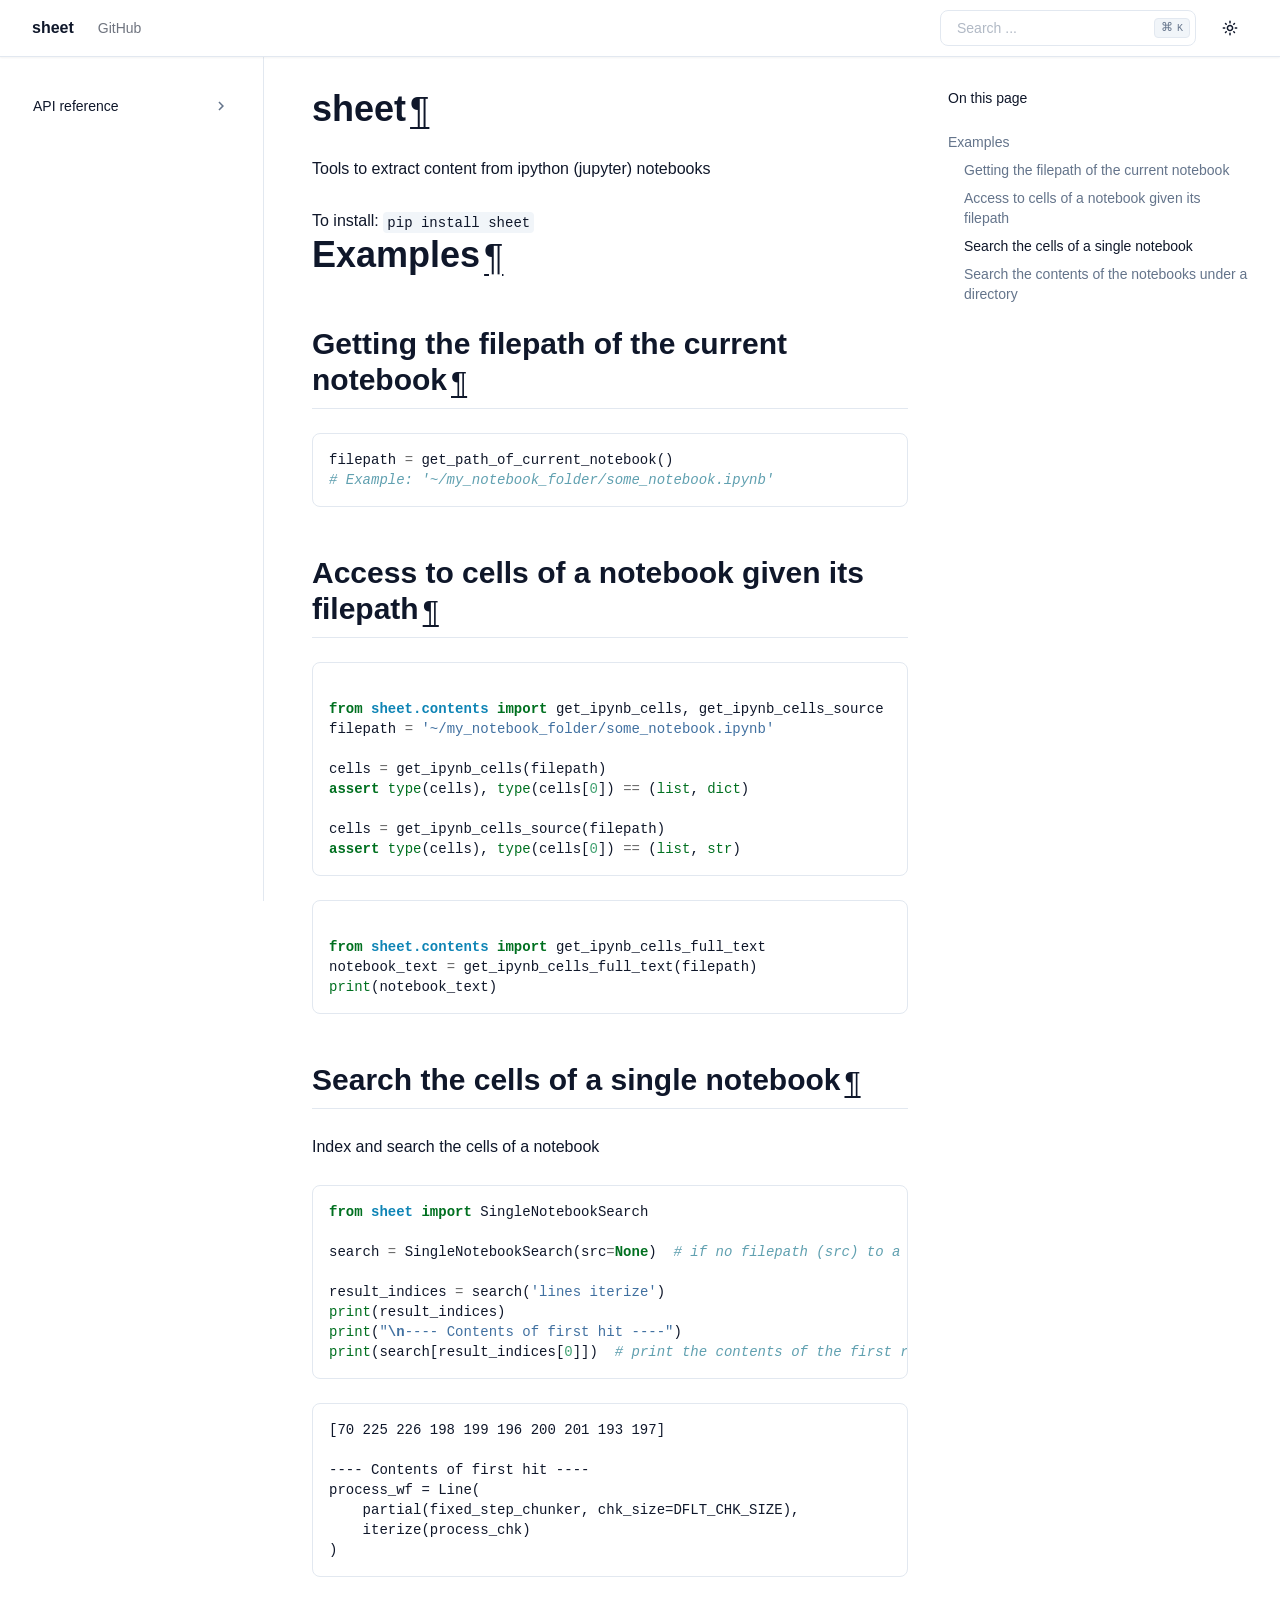
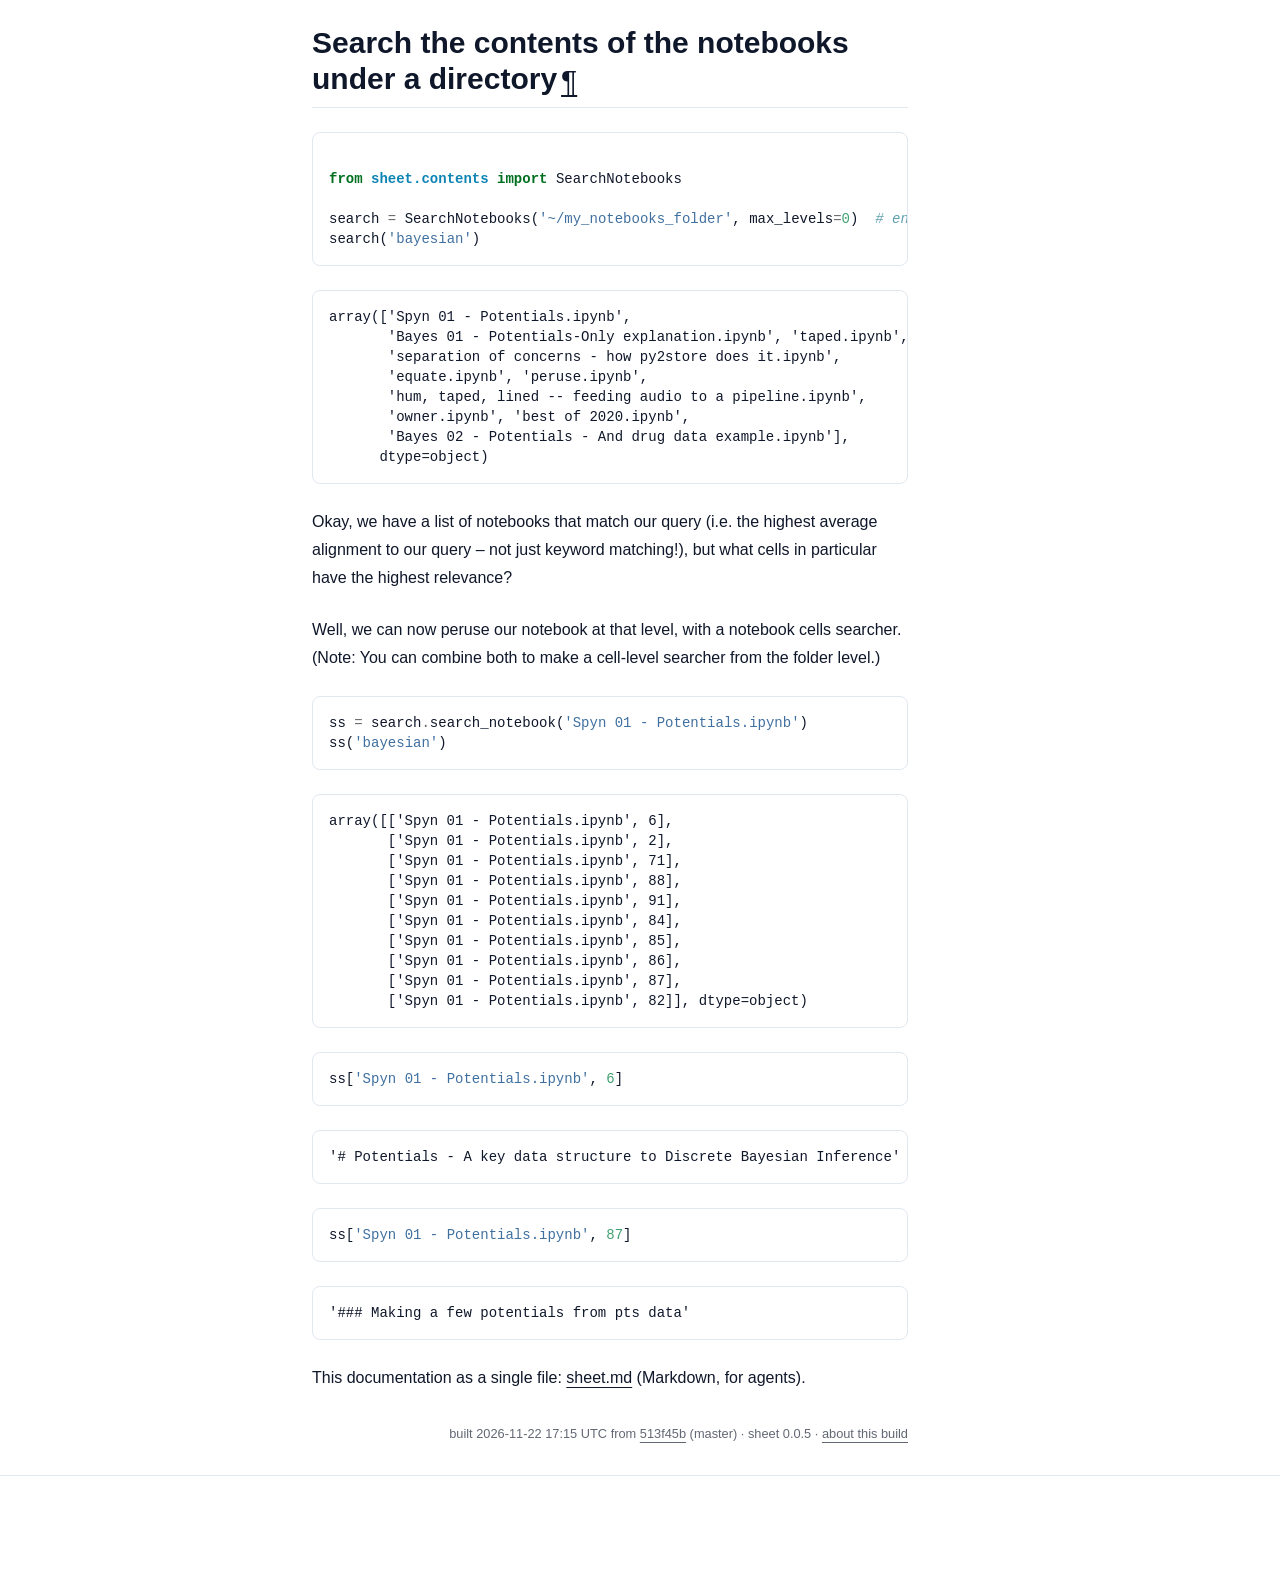
<file: index.html>
<!DOCTYPE html>

<html :class="{ 'dark' : darkMode === true }" data-content_root="./" lang="en" x-data="{ darkMode: $persist(window.matchMedia('(prefers-color-scheme: dark)').matches), activeSection: ''}">
<head>
<script>
    (function () {
      // Set initial color scheme
      if ((localStorage.getItem("_x_darkMode") === "true") || (window.matchMedia("(prefers-color-scheme: dark)").matches)) {
        document.documentElement.classList.add("dark");
      }

      // Watch for media preference changes
      window.matchMedia("(prefers-color-scheme: dark)").addEventListener("change", (event) => {
        localStorage.setItem("_x_darkMode", event.matches);
        document.documentElement.classList.toggle("dark", event.matches);
      });
    })();
  </script>
<meta content="width=device-width, initial-scale=1.0" name="viewport"/>
<meta charset="utf-8"/>
<meta content="#ffffff" media="(prefers-color-scheme: light)" name="theme-color"/>
<meta content="#030711" media="(prefers-color-scheme: dark)" name="theme-color"/>
<meta content="width=device-width, initial-scale=1" name="viewport"/>
<link href="index.html.md" rel="alternate" type="text/markdown"/>
<link href="llms.txt" rel="describedby" type="text/markdown"/>
<link href="index.html.md" rel="alternate" type="text/markdown"/>
<link href="llms.txt" rel="describedby"/>
<title>sheet</title>
<meta content="sheet" property="og:title"/>
<meta content="sheet" name="twitter:title"/>
<link href="_static/pygments.css?v=d75fae25" rel="stylesheet" type="text/css"/>
<link href="_static/theme.css?v=009055c6" rel="stylesheet" type="text/css"/>
<link href="_static/sphinx_autodoc_typehints.css?v=057ac668" rel="stylesheet" type="text/css"/>
<link href="_static/copybutton.css?v=76b2166b" rel="stylesheet" type="text/css"/>
<link href="_static/epythet.css?v=05d74d08" rel="stylesheet" type="text/css"/>
<link href="search.html" rel="search" title="Search"/>
<link href="genindex.html" rel="index" title="Index"/>
<link href="api.html" rel="next" title="API reference"/>
</head>
<body :class="{ 'overflow-hidden': showSidebar }" class="min-h-screen font-sans antialiased bg-background text-foreground" x-data="{ showSidebar: false, showScrollTop: false }">
<div @click.self="showSidebar = false" class="fixed inset-0 z-50 overflow-hidden bg-background/80 backdrop-blur-sm md:hidden" x-cloak="" x-show="showSidebar"></div><div class="relative flex flex-col min-h-screen" id="page"><a class="absolute top-0 left-0 z-[100] block bg-background p-4 text-xl transition -translate-x-full opacity-0 focus:translate-x-0 focus:opacity-100" href="#content">
      Skip to content
    </a><header class="sticky top-0 z-40 w-full border-b shadow-xs border-border bg-background/90 backdrop-blur"><div class="container flex items-center h-14">
<div class="hidden mr-4 md:flex">
<a class="flex items-center mr-6" href="#"><span class="hidden font-bold sm:inline-block text-clip whitespace-nowrap">sheet</span>
</a><nav class="flex items-center gap-6 text-sm font-medium">
<a class="transition-colors hover:text-foreground/80 text-foreground/60" href="https://github.com/thorwhalen/sheet" rel="noopener nofollow">GitHub</a>
</nav></div><button @click="showSidebar = true" class="inline-flex items-center justify-center h-10 px-0 py-2 mr-2 text-base font-medium transition-colors rounded-md hover:text-accent-foreground hover:bg-transparent md:hidden" type="button">
<svg aria-hidden="true" fill="currentColor" height="24" viewbox="0 96 960 960" width="24" xmlns="http://www.w3.org/2000/svg">
<path d="M152.587 825.087q-19.152 0-32.326-13.174t-13.174-32.326q0-19.152 13.174-32.326t32.326-13.174h440q19.152 0 32.326 13.174t13.174 32.326q0 19.152-13.174 32.326t-32.326 13.174h-440Zm0-203.587q-19.152 0-32.326-13.174T107.087 576q0-19.152 13.174-32.326t32.326-13.174h320q19.152 0 32.326 13.174T518.087 576q0 19.152-13.174 32.326T472.587 621.5h-320Zm0-203.587q-19.152 0-32.326-13.174t-13.174-32.326q0-19.152 13.174-32.326t32.326-13.174h440q19.152 0 32.326 13.174t13.174 32.326q0 19.152-13.174 32.326t-32.326 13.174h-440ZM708.913 576l112.174 112.174q12.674 12.674 12.674 31.826t-12.674 31.826Q808.413 764.5 789.261 764.5t-31.826-12.674l-144-144Q600 594.391 600 576t13.435-31.826l144-144q12.674-12.674 31.826-12.674t31.826 12.674q12.674 12.674 12.674 31.826t-12.674 31.826L708.913 576Z"></path>
</svg>
<span class="sr-only">Toggle navigation menu</span>
</button>
<div class="flex items-center justify-between flex-1 gap-2 sm:gap-4 md:justify-end">
<div class="flex-1 w-full md:w-auto md:flex-none"><form @keydown.k.window.meta="$refs.search.focus()" action="search.html" class="relative flex items-center group" id="searchbox" method="get">
<input aria-label="Search the docs" class="inline-flex items-center font-medium transition-colors bg-transparent focus-visible:outline-none focus-visible:ring-2 focus-visible:ring-ring focus-visible:ring-offset-2 ring-offset-background border border-input hover:bg-accent focus:bg-accent hover:text-accent-foreground focus:text-accent-foreground hover:placeholder-accent-foreground py-2 px-4 relative h-9 w-full justify-start rounded-[0.5rem] text-sm text-muted-foreground sm:pr-12 md:w-40 lg:w-64" id="search-input" name="q" placeholder="Search ..." type="search" x-ref="search"/>
<kbd class="pointer-events-none absolute right-1.5 top-2 hidden h-5 select-none text-muted-foreground items-center gap-1 rounded border border-border bg-muted px-1.5 font-mono text-[10px] font-medium opacity-100 sm:flex group-hover:bg-accent group-hover:text-accent-foreground">
<span class="text-xs">⌘</span>
    K
  </kbd>
</form>
</div>
<nav class="flex items-center gap-1">
<button @click="darkMode = !darkMode" class="relative inline-flex items-center justify-center px-0 text-sm font-medium transition-colors rounded-md hover:bg-accent hover:text-accent-foreground h-9 w-9" title="Toggle color scheme" type="button">
<svg class="absolute transition-all scale-100 rotate-0 dark:-rotate-90 dark:scale-0" fill="currentColor" height="16" viewbox="0 96 960 960" width="16" xmlns="http://www.w3.org/2000/svg">
<path d="M480 685q45.456 0 77.228-31.772Q589 621.456 589 576q0-45.456-31.772-77.228Q525.456 467 480 467q-45.456 0-77.228 31.772Q371 530.544 371 576q0 45.456 31.772 77.228Q434.544 685 480 685Zm0 91q-83 0-141.5-58.5T280 576q0-83 58.5-141.5T480 376q83 0 141.5 58.5T680 576q0 83-58.5 141.5T480 776ZM80 621.5q-19.152 0-32.326-13.174T34.5 576q0-19.152 13.174-32.326T80 530.5h80q19.152 0 32.326 13.174T205.5 576q0 19.152-13.174 32.326T160 621.5H80Zm720 0q-19.152 0-32.326-13.174T754.5 576q0-19.152 13.174-32.326T800 530.5h80q19.152 0 32.326 13.174T925.5 576q0 19.152-13.174 32.326T880 621.5h-80Zm-320-320q-19.152 0-32.326-13.174T434.5 256v-80q0-19.152 13.174-32.326T480 130.5q19.152 0 32.326 13.174T525.5 176v80q0 19.152-13.174 32.326T480 301.5Zm0 720q-19.152 0-32.326-13.17Q434.5 995.152 434.5 976v-80q0-19.152 13.174-32.326T480 850.5q19.152 0 32.326 13.174T525.5 896v80q0 19.152-13.174 32.33-13.174 13.17-32.326 13.17ZM222.174 382.065l-43-42Q165.5 327.391 166 308.239t13.174-33.065q13.435-13.674 32.587-13.674t32.065 13.674l42.239 43q12.674 13.435 12.555 31.706-.12 18.272-12.555 31.946-12.674 13.674-31.445 13.413-18.772-.261-32.446-13.174Zm494 494.761-42.239-43q-12.674-13.435-12.674-32.087t12.674-31.565Q686.609 756.5 705.38 757q18.772.5 32.446 13.174l43 41.761Q794.5 824.609 794 843.761t-13.174 33.065Q767.391 890.5 748.239 890.5t-32.065-13.674Zm-42-494.761Q660.5 369.391 661 350.62q.5-18.772 13.174-32.446l41.761-43Q728.609 261.5 747.761 262t33.065 13.174q13.674 13.435 13.674 32.587t-13.674 32.065l-43 42.239q-13.435 12.674-31.706 12.555-18.272-.12-31.946-12.555Zm-495 494.761Q165.5 863.391 165.5 844.239t13.674-32.065l43-42.239q13.435-12.674 32.087-12.674t31.565 12.674Q299.5 782.609 299 801.38q-.5 18.772-13.174 32.446l-41.761 43Q231.391 890.5 212.239 890t-33.065-13.174ZM480 576Z"></path>
</svg>
<svg class="absolute transition-all scale-0 rotate-90 dark:rotate-0 dark:scale-100" fill="currentColor" height="16" viewbox="0 96 960 960" width="16" xmlns="http://www.w3.org/2000/svg">
<path d="M480 936q-151 0-255.5-104.5T120 576q0-138 90-239.5T440 218q25-3 39 18t-1 44q-17 26-25.5 55t-8.5 61q0 90 63 153t153 63q31 0 61.5-9t54.5-25q21-14 43-1.5t19 39.5q-14 138-117.5 229T480 936Zm0-80q88 0 158-48.5T740 681q-20 5-40 8t-40 3q-123 0-209.5-86.5T364 396q0-20 3-40t8-40q-78 32-126.5 102T200 576q0 116 82 198t198 82Zm-10-270Z"></path>
</svg>
</button>
</nav>
</div>
</div>
</header>
<div class="flex-1"><div class="container md:grid md:grid-cols-[220px_minmax(0,1fr)] md:gap-6 lg:grid-cols-[240px_minmax(0,1fr)] lg:gap-10"><aside :aria-hidden="!showSidebar" :class="{ 'translate-x-0': showSidebar }" class="fixed inset-y-0 left-0 md:top-14 z-50 md:z-30 bg-background md:bg-transparent transition-all duration-100 -translate-x-full md:translate-x-0 ml-0 p-6 md:p-0 md:-ml-2 md:h-[calc(100vh-3.5rem)] w-5/6 md:w-full overflow-y-auto border-r border-border md:sticky" id="left-sidebar">
<a class="justify-start text-sm md:!hidden bg-background" href="#"><span class="font-bold text-clip whitespace-nowrap">sheet</span>
</a>
<div class="relative overflow-hidden md:overflow-auto my-4 md:my-0">
<div class="overflow-y-auto h-full w-full relative pr-6"><nav class="flex md:hidden flex-col font-medium mt-4">
<a href="https://github.com/thorwhalen/sheet" rel="nofollow noopener">GitHub</a>
</nav><nav class="table w-full min-w-full my-6 lg:my-8">
<ul>
<li class="toctree-l1" x-data="{ expanded: $el.classList.contains('current') ? true : false }"><a :class="{ 'expanded' : expanded }" @click="expanded = !expanded" class="reference internal expandable" href="api.html">API reference<button @click.prevent.stop="expanded = !expanded" type="button" x-cloak=""><span class="sr-only"></span><svg fill="currentColor" height="18px" stroke="none" viewbox="0 0 24 24" width="18px" xmlns="http://www.w3.org/2000/svg"><path d="M10 6L8.59 7.41 13.17 12l-4.58 4.59L10 18l6-6z"></path></svg></button></a><ul x-cloak="" x-show="expanded">
<li class="toctree-l2" x-data="{ expanded: $el.classList.contains('current') ? true : false }"><a :class="{ 'expanded' : expanded }" @click="expanded = !expanded" class="reference internal expandable" href="_autosummary/sheet.html">sheet<button @click.prevent.stop="expanded = !expanded" type="button" x-cloak=""><span class="sr-only"></span><svg fill="currentColor" height="18px" stroke="none" viewbox="0 0 24 24" width="18px" xmlns="http://www.w3.org/2000/svg"><path d="M10 6L8.59 7.41 13.17 12l-4.58 4.59L10 18l6-6z"></path></svg></button></a><ul x-cloak="" x-show="expanded">
<li class="toctree-l3"><a class="reference internal" href="_autosummary/sheet.ast_code_parsing.html">sheet.ast_code_parsing</a></li>
<li class="toctree-l3"><a class="reference internal" href="_autosummary/sheet.contents.html">sheet.contents</a></li>
<li class="toctree-l3"><a class="reference internal" href="_autosummary/sheet.current_notebook.html">sheet.current_notebook</a></li>
<li class="toctree-l3"><a class="reference internal" href="_autosummary/sheet.util.html">sheet.util</a></li>
</ul>
</li>
</ul>
</li>
</ul>
</nav>
</div>
</div>
<button @click="showSidebar = false" class="absolute md:hidden right-4 top-4 rounded-sm opacity-70 transition-opacity hover:opacity-100" type="button">
<svg class="h-4 w-4" fill="currentColor" height="24" stroke="none" viewbox="0 96 960 960" width="24" xmlns="http://www.w3.org/2000/svg">
<path d="M480 632 284 828q-11 11-28 11t-28-11q-11-11-11-28t11-28l196-196-196-196q-11-11-11-28t11-28q11-11 28-11t28 11l196 196 196-196q11-11 28-11t28 11q11 11 11 28t-11 28L536 576l196 196q11 11 11 28t-11 28q-11 11-28 11t-28-11L480 632Z"></path>
</svg>
</button>
</aside>
<main class="relative py-6 lg:gap-10 lg:py-8 xl:grid xl:grid-cols-[1fr_300px]">
<div class="w-full min-w-0 mx-auto">
<div id="content" role="main">

<section id="sheet">
<h1>sheet<a @click.prevent="window.navigator.clipboard.writeText($el.href); $el.setAttribute('data-tooltip', 'Copied!'); setTimeout(() =&gt; $el.setAttribute('data-tooltip', 'Copy link to this element'), 2000)" aria-label="Copy link to this element" class="headerlink" data-tooltip="Copy link to this element" href="#sheet">¶</a></h1>
<p>Tools to extract content from ipython (jupyter) notebooks</p>
<p>To install:	<code class="docutils literal notranslate"><span class="pre">pip</span> <span class="pre">install</span> <span class="pre">sheet</span></code></p>
</section>
<section id="examples">
<h1>Examples<a @click.prevent="window.navigator.clipboard.writeText($el.href); $el.setAttribute('data-tooltip', 'Copied!'); setTimeout(() =&gt; $el.setAttribute('data-tooltip', 'Copy link to this element'), 2000)" aria-label="Copy link to this element" class="headerlink" data-tooltip="Copy link to this element" href="#examples">¶</a></h1>
<section id="getting-the-filepath-of-the-current-notebook">
<h2>Getting the filepath of the current notebook<a @click.prevent="window.navigator.clipboard.writeText($el.href); $el.setAttribute('data-tooltip', 'Copied!'); setTimeout(() =&gt; $el.setAttribute('data-tooltip', 'Copy link to this element'), 2000)" aria-label="Copy link to this element" class="headerlink" data-tooltip="Copy link to this element" href="#getting-the-filepath-of-the-current-notebook" x-intersect.margin.0%.0%.-70%.0%="activeSection = '#getting-the-filepath-of-the-current-notebook'">¶</a></h2>
<div class="highlight-python notranslate"><div class="highlight"><pre><span></span><code><span id="line-1"><span class="n">filepath</span> <span class="o">=</span> <span class="n">get_path_of_current_notebook</span><span class="p">()</span>
</span><span id="line-2"><span class="c1"># Example: '~/my_notebook_folder/some_notebook.ipynb'</span>
</span></code></pre></div>
</div>
</section>
<section id="access-to-cells-of-a-notebook-given-its-filepath">
<h2>Access to cells of a notebook given its filepath<a @click.prevent="window.navigator.clipboard.writeText($el.href); $el.setAttribute('data-tooltip', 'Copied!'); setTimeout(() =&gt; $el.setAttribute('data-tooltip', 'Copy link to this element'), 2000)" aria-label="Copy link to this element" class="headerlink" data-tooltip="Copy link to this element" href="#access-to-cells-of-a-notebook-given-its-filepath" x-intersect.margin.0%.0%.-70%.0%="activeSection = '#access-to-cells-of-a-notebook-given-its-filepath'">¶</a></h2>
<div class="highlight-python notranslate"><div class="highlight"><pre><span></span><code><span id="line-1">
</span><span id="line-2"><span class="kn">from</span><span class="w"> </span><span class="nn">sheet.contents</span><span class="w"> </span><span class="kn">import</span> <span class="n">get_ipynb_cells</span><span class="p">,</span> <span class="n">get_ipynb_cells_source</span>
</span><span id="line-3"><span class="n">filepath</span> <span class="o">=</span> <span class="s1">'~/my_notebook_folder/some_notebook.ipynb'</span>
</span><span id="line-4">
</span><span id="line-5"><span class="n">cells</span> <span class="o">=</span> <span class="n">get_ipynb_cells</span><span class="p">(</span><span class="n">filepath</span><span class="p">)</span>
</span><span id="line-6"><span class="k">assert</span> <span class="nb">type</span><span class="p">(</span><span class="n">cells</span><span class="p">),</span> <span class="nb">type</span><span class="p">(</span><span class="n">cells</span><span class="p">[</span><span class="mi">0</span><span class="p">])</span> <span class="o">==</span> <span class="p">(</span><span class="nb">list</span><span class="p">,</span> <span class="nb">dict</span><span class="p">)</span>
</span><span id="line-7">
</span><span id="line-8"><span class="n">cells</span> <span class="o">=</span> <span class="n">get_ipynb_cells_source</span><span class="p">(</span><span class="n">filepath</span><span class="p">)</span>
</span><span id="line-9"><span class="k">assert</span> <span class="nb">type</span><span class="p">(</span><span class="n">cells</span><span class="p">),</span> <span class="nb">type</span><span class="p">(</span><span class="n">cells</span><span class="p">[</span><span class="mi">0</span><span class="p">])</span> <span class="o">==</span> <span class="p">(</span><span class="nb">list</span><span class="p">,</span> <span class="nb">str</span><span class="p">)</span>
</span></code></pre></div>
</div>
<div class="highlight-python notranslate"><div class="highlight"><pre><span></span><code><span id="line-1">
</span><span id="line-2"><span class="kn">from</span><span class="w"> </span><span class="nn">sheet.contents</span><span class="w"> </span><span class="kn">import</span> <span class="n">get_ipynb_cells_full_text</span>
</span><span id="line-3"><span class="n">notebook_text</span> <span class="o">=</span> <span class="n">get_ipynb_cells_full_text</span><span class="p">(</span><span class="n">filepath</span><span class="p">)</span>
</span><span id="line-4"><span class="nb">print</span><span class="p">(</span><span class="n">notebook_text</span><span class="p">)</span>
</span></code></pre></div>
</div>
</section>
<section id="search-the-cells-of-a-single-notebook">
<h2>Search the cells of a single notebook<a @click.prevent="window.navigator.clipboard.writeText($el.href); $el.setAttribute('data-tooltip', 'Copied!'); setTimeout(() =&gt; $el.setAttribute('data-tooltip', 'Copy link to this element'), 2000)" aria-label="Copy link to this element" class="headerlink" data-tooltip="Copy link to this element" href="#search-the-cells-of-a-single-notebook" x-intersect.margin.0%.0%.-70%.0%="activeSection = '#search-the-cells-of-a-single-notebook'">¶</a></h2>
<p>Index and search the cells of a notebook</p>
<div class="highlight-python notranslate"><div class="highlight"><pre><span></span><code><span id="line-1"><span class="kn">from</span><span class="w"> </span><span class="nn">sheet</span><span class="w"> </span><span class="kn">import</span> <span class="n">SingleNotebookSearch</span>
</span><span id="line-2">
</span><span id="line-3"><span class="n">search</span> <span class="o">=</span> <span class="n">SingleNotebookSearch</span><span class="p">(</span><span class="n">src</span><span class="o">=</span><span class="kc">None</span><span class="p">)</span>  <span class="c1"># if no filepath (src) to a notebook is given, will use the "current notebook"</span>
</span><span id="line-4">
</span><span id="line-5"><span class="n">result_indices</span> <span class="o">=</span> <span class="n">search</span><span class="p">(</span><span class="s1">'lines iterize'</span><span class="p">)</span>
</span><span id="line-6"><span class="nb">print</span><span class="p">(</span><span class="n">result_indices</span><span class="p">)</span>
</span><span id="line-7"><span class="nb">print</span><span class="p">(</span><span class="s2">"</span><span class="se">\n</span><span class="s2">---- Contents of first hit ----"</span><span class="p">)</span>
</span><span id="line-8"><span class="nb">print</span><span class="p">(</span><span class="n">search</span><span class="p">[</span><span class="n">result_indices</span><span class="p">[</span><span class="mi">0</span><span class="p">]])</span>  <span class="c1"># print the contents of the first result</span>
</span></code></pre></div>
</div>
<div class="highlight-none notranslate"><div class="highlight"><pre><span></span><code><span id="line-1">[70 225 226 198 199 196 200 201 193 197]
</span><span id="line-2">
</span><span id="line-3">---- Contents of first hit ----
</span><span id="line-4">process_wf = Line(
</span><span id="line-5">    partial(fixed_step_chunker, chk_size=DFLT_CHK_SIZE),
</span><span id="line-6">    iterize(process_chk)
</span><span id="line-7">)
</span></code></pre></div>
</div>
</section>
<section id="search-the-contents-of-the-notebooks-under-a-directory">
<h2>Search the contents of the notebooks under a directory<a @click.prevent="window.navigator.clipboard.writeText($el.href); $el.setAttribute('data-tooltip', 'Copied!'); setTimeout(() =&gt; $el.setAttribute('data-tooltip', 'Copy link to this element'), 2000)" aria-label="Copy link to this element" class="headerlink" data-tooltip="Copy link to this element" href="#search-the-contents-of-the-notebooks-under-a-directory" x-intersect.margin.0%.0%.-70%.0%="activeSection = '#search-the-contents-of-the-notebooks-under-a-directory'">¶</a></h2>
<div class="highlight-python notranslate"><div class="highlight"><pre><span></span><code><span id="line-1">
</span><span id="line-2"><span class="kn">from</span><span class="w"> </span><span class="nn">sheet.contents</span><span class="w"> </span><span class="kn">import</span> <span class="n">SearchNotebooks</span>
</span><span id="line-3">
</span><span id="line-4"><span class="n">search</span> <span class="o">=</span> <span class="n">SearchNotebooks</span><span class="p">(</span><span class="s1">'~/my_notebooks_folder'</span><span class="p">,</span> <span class="n">max_levels</span><span class="o">=</span><span class="mi">0</span><span class="p">)</span>  <span class="c1"># enter max_levels=None for full recursive</span>
</span><span id="line-5"><span class="n">search</span><span class="p">(</span><span class="s1">'bayesian'</span><span class="p">)</span>
</span></code></pre></div>
</div>
<div class="highlight-none notranslate"><div class="highlight"><pre><span></span><code><span id="line-1">array(['Spyn 01 - Potentials.ipynb',
</span><span id="line-2">       'Bayes 01 - Potentials-Only explanation.ipynb', 'taped.ipynb',
</span><span id="line-3">       'separation of concerns - how py2store does it.ipynb',
</span><span id="line-4">       'equate.ipynb', 'peruse.ipynb',
</span><span id="line-5">       'hum, taped, lined -- feeding audio to a pipeline.ipynb',
</span><span id="line-6">       'owner.ipynb', 'best of 2020.ipynb',
</span><span id="line-7">       'Bayes 02 - Potentials - And drug data example.ipynb'],
</span><span id="line-8">      dtype=object)
</span></code></pre></div>
</div>
<p>Okay, we have a list of notebooks that match our query
(i.e. the highest average alignment to our query – not just keyword matching!),
but what cells in particular have the highest relevance?</p>
<p>Well, we can now peruse our notebook at that level, with a notebook cells searcher.
(Note: You can combine both to make a cell-level searcher from the folder level.)</p>
<div class="highlight-python notranslate"><div class="highlight"><pre><span></span><code><span id="line-1"><span class="n">ss</span> <span class="o">=</span> <span class="n">search</span><span class="o">.</span><span class="n">search_notebook</span><span class="p">(</span><span class="s1">'Spyn 01 - Potentials.ipynb'</span><span class="p">)</span>
</span><span id="line-2"><span class="n">ss</span><span class="p">(</span><span class="s1">'bayesian'</span><span class="p">)</span>
</span></code></pre></div>
</div>
<div class="highlight-none notranslate"><div class="highlight"><pre><span></span><code><span id="line-1">array([['Spyn 01 - Potentials.ipynb', 6],
</span><span id="line-2">       ['Spyn 01 - Potentials.ipynb', 2],
</span><span id="line-3">       ['Spyn 01 - Potentials.ipynb', 71],
</span><span id="line-4">       ['Spyn 01 - Potentials.ipynb', 88],
</span><span id="line-5">       ['Spyn 01 - Potentials.ipynb', 91],
</span><span id="line-6">       ['Spyn 01 - Potentials.ipynb', 84],
</span><span id="line-7">       ['Spyn 01 - Potentials.ipynb', 85],
</span><span id="line-8">       ['Spyn 01 - Potentials.ipynb', 86],
</span><span id="line-9">       ['Spyn 01 - Potentials.ipynb', 87],
</span><span id="line-10">       ['Spyn 01 - Potentials.ipynb', 82]], dtype=object)
</span></code></pre></div>
</div>
<div class="highlight-python notranslate"><div class="highlight"><pre><span></span><code><span id="line-1"><span class="n">ss</span><span class="p">[</span><span class="s1">'Spyn 01 - Potentials.ipynb'</span><span class="p">,</span> <span class="mi">6</span><span class="p">]</span>
</span></code></pre></div>
</div>
<div class="highlight-none notranslate"><div class="highlight"><pre><span></span><code><span id="line-1">'# Potentials - A key data structure to Discrete Bayesian Inference'
</span></code></pre></div>
</div>
<div class="highlight-python notranslate"><div class="highlight"><pre><span></span><code><span id="line-1"><span class="n">ss</span><span class="p">[</span><span class="s1">'Spyn 01 - Potentials.ipynb'</span><span class="p">,</span> <span class="mi">87</span><span class="p">]</span>
</span></code></pre></div>
</div>
<div class="highlight-none notranslate"><div class="highlight"><pre><span></span><code><span id="line-1">'### Making a few potentials from pts data'
</span></code></pre></div>
</div>
<p class="epythet-aggregates">This documentation as a single file: <a href="sheet.md">sheet.md</a> (Markdown, for agents).</p>

</section>
</section>
<p class="epythet-provenance" style="font-size:.8em;opacity:.65;margin-top:2.5em;text-align:right">built 2026-11-22 17:15 UTC from <a href="https://github.com/thorwhalen/sheet/commit/513f45bab8caaa0366e5a4d3a37784d3cf41a9b9">513f45b</a> (master) · sheet 0.0.5 · <a href="about-this-build.html">about this build</a></p>
</div></div><aside class="hidden text-sm xl:block" id="right-sidebar">
<div class="sticky top-16 -mt-10 max-h-[calc(100vh-5rem)] h-full overflow-y-auto pt-6 space-y-2"><p class="font-medium">On this page</p>
<ul>
<li></li>
<li><a :data-current="activeSection === '#examples'" class="reference internal" href="#examples">Examples</a><ul>
<li><a :data-current="activeSection === '#getting-the-filepath-of-the-current-notebook'" class="reference internal" href="#getting-the-filepath-of-the-current-notebook">Getting the filepath of the current notebook</a></li>
<li><a :data-current="activeSection === '#access-to-cells-of-a-notebook-given-its-filepath'" class="reference internal" href="#access-to-cells-of-a-notebook-given-its-filepath">Access to cells of a notebook given its filepath</a></li>
<li><a :data-current="activeSection === '#search-the-cells-of-a-single-notebook'" class="reference internal" href="#search-the-cells-of-a-single-notebook">Search the cells of a single notebook</a></li>
<li><a :data-current="activeSection === '#search-the-contents-of-the-notebooks-under-a-directory'" class="reference internal" href="#search-the-contents-of-the-notebooks-under-a-directory">Search the contents of the notebooks under a directory</a></li>
</ul>
</li>
</ul>
</div>
</aside>
</main>
</div>
</div><footer class="py-6 border-t border-border md:py-0">
<div class="container flex flex-col items-center justify-between gap-4 md:h-24 md:flex-row">
<div class="flex flex-col items-center gap-4 px-8 md:flex-row md:gap-2 md:px-0">
<p class="text-sm leading-loose text-center text-muted-foreground md:text-left"></p>
</div>
</div>
</footer>
</div>
<script src="_static/documentation_options.js?v=282f96c0"></script>
<script src="_static/doctools.js?v=fd6eb6e6"></script>
<script src="_static/sphinx_highlight.js?v=6ffebe34"></script>
<script src="_static/clipboard.min.js?v=a7894cd8"></script>
<script src="_static/copybutton.js?v=fd10adb8"></script>
<script defer="defer" src="_static/theme.js?v=49cc6205"></script>
</body>
</html>
</file>
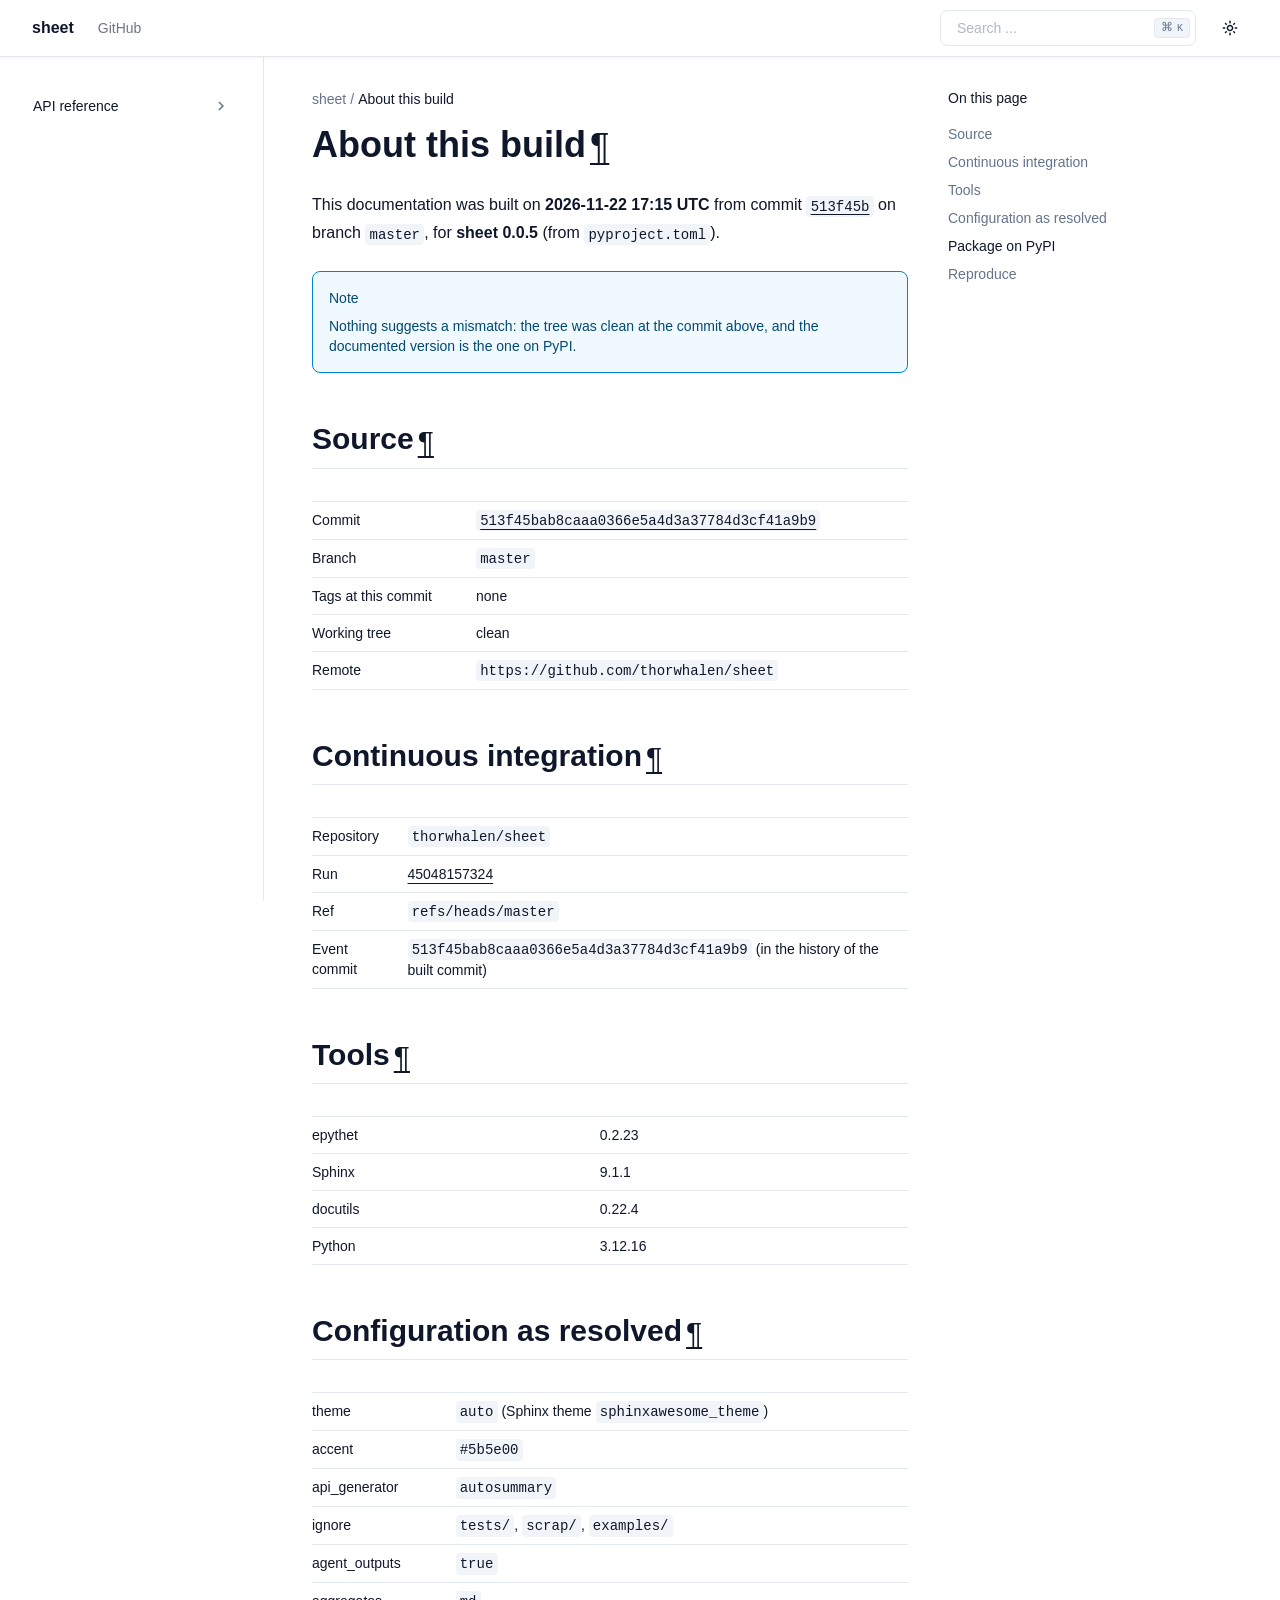
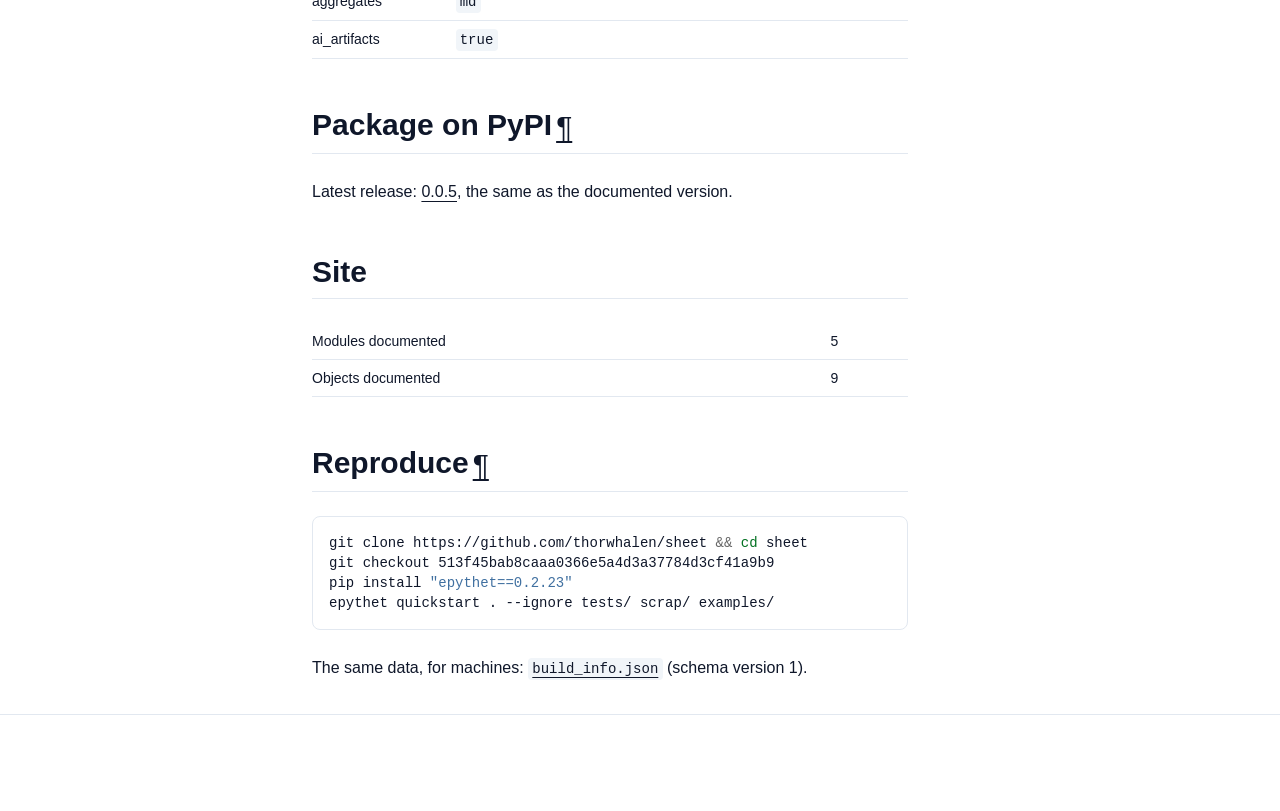
<file: about-this-build.html>
<!DOCTYPE html>

<html :class="{ 'dark' : darkMode === true }" data-content_root="./" lang="en" x-data="{ darkMode: $persist(window.matchMedia('(prefers-color-scheme: dark)').matches), activeSection: ''}">
<head>
<script>
    (function () {
      // Set initial color scheme
      if ((localStorage.getItem("_x_darkMode") === "true") || (window.matchMedia("(prefers-color-scheme: dark)").matches)) {
        document.documentElement.classList.add("dark");
      }

      // Watch for media preference changes
      window.matchMedia("(prefers-color-scheme: dark)").addEventListener("change", (event) => {
        localStorage.setItem("_x_darkMode", event.matches);
        document.documentElement.classList.toggle("dark", event.matches);
      });
    })();
  </script>
<meta content="width=device-width, initial-scale=1.0" name="viewport"/>
<meta charset="utf-8"/>
<meta content="#ffffff" media="(prefers-color-scheme: light)" name="theme-color"/>
<meta content="#030711" media="(prefers-color-scheme: dark)" name="theme-color"/>
<meta content="width=device-width, initial-scale=1" name="viewport"/>
<link href="about-this-build.html.md" rel="alternate" type="text/markdown"/>
<link href="llms.txt" rel="describedby" type="text/markdown"/>
<link href="about-this-build.html.md" rel="alternate" type="text/markdown"/>
<link href="llms.txt" rel="describedby"/>
<title>About this build | sheet</title>
<meta content="About this build | sheet" property="og:title"/>
<meta content="About this build | sheet" name="twitter:title"/>
<link href="_static/pygments.css?v=d75fae25" rel="stylesheet" type="text/css"/>
<link href="_static/theme.css?v=009055c6" rel="stylesheet" type="text/css"/>
<link href="_static/sphinx_autodoc_typehints.css?v=057ac668" rel="stylesheet" type="text/css"/>
<link href="_static/copybutton.css?v=76b2166b" rel="stylesheet" type="text/css"/>
<link href="_static/epythet.css?v=05d74d08" rel="stylesheet" type="text/css"/>
<link href="search.html" rel="search" title="Search"/>
<link href="genindex.html" rel="index" title="Index"/>
</head>
<body :class="{ 'overflow-hidden': showSidebar }" class="min-h-screen font-sans antialiased bg-background text-foreground" x-data="{ showSidebar: false, showScrollTop: false }">
<div @click.self="showSidebar = false" class="fixed inset-0 z-50 overflow-hidden bg-background/80 backdrop-blur-sm md:hidden" x-cloak="" x-show="showSidebar"></div><div class="relative flex flex-col min-h-screen" id="page"><a class="absolute top-0 left-0 z-[100] block bg-background p-4 text-xl transition -translate-x-full opacity-0 focus:translate-x-0 focus:opacity-100" href="#content">
      Skip to content
    </a><header class="sticky top-0 z-40 w-full border-b shadow-xs border-border bg-background/90 backdrop-blur"><div class="container flex items-center h-14">
<div class="hidden mr-4 md:flex">
<a class="flex items-center mr-6" href="index.html"><span class="hidden font-bold sm:inline-block text-clip whitespace-nowrap">sheet</span>
</a><nav class="flex items-center gap-6 text-sm font-medium">
<a class="transition-colors hover:text-foreground/80 text-foreground/60" href="https://github.com/thorwhalen/sheet" rel="noopener nofollow">GitHub</a>
</nav></div><button @click="showSidebar = true" class="inline-flex items-center justify-center h-10 px-0 py-2 mr-2 text-base font-medium transition-colors rounded-md hover:text-accent-foreground hover:bg-transparent md:hidden" type="button">
<svg aria-hidden="true" fill="currentColor" height="24" viewbox="0 96 960 960" width="24" xmlns="http://www.w3.org/2000/svg">
<path d="M152.587 825.087q-19.152 0-32.326-13.174t-13.174-32.326q0-19.152 13.174-32.326t32.326-13.174h440q19.152 0 32.326 13.174t13.174 32.326q0 19.152-13.174 32.326t-32.326 13.174h-440Zm0-203.587q-19.152 0-32.326-13.174T107.087 576q0-19.152 13.174-32.326t32.326-13.174h320q19.152 0 32.326 13.174T518.087 576q0 19.152-13.174 32.326T472.587 621.5h-320Zm0-203.587q-19.152 0-32.326-13.174t-13.174-32.326q0-19.152 13.174-32.326t32.326-13.174h440q19.152 0 32.326 13.174t13.174 32.326q0 19.152-13.174 32.326t-32.326 13.174h-440ZM708.913 576l112.174 112.174q12.674 12.674 12.674 31.826t-12.674 31.826Q808.413 764.5 789.261 764.5t-31.826-12.674l-144-144Q600 594.391 600 576t13.435-31.826l144-144q12.674-12.674 31.826-12.674t31.826 12.674q12.674 12.674 12.674 31.826t-12.674 31.826L708.913 576Z"></path>
</svg>
<span class="sr-only">Toggle navigation menu</span>
</button>
<div class="flex items-center justify-between flex-1 gap-2 sm:gap-4 md:justify-end">
<div class="flex-1 w-full md:w-auto md:flex-none"><form @keydown.k.window.meta="$refs.search.focus()" action="search.html" class="relative flex items-center group" id="searchbox" method="get">
<input aria-label="Search the docs" class="inline-flex items-center font-medium transition-colors bg-transparent focus-visible:outline-none focus-visible:ring-2 focus-visible:ring-ring focus-visible:ring-offset-2 ring-offset-background border border-input hover:bg-accent focus:bg-accent hover:text-accent-foreground focus:text-accent-foreground hover:placeholder-accent-foreground py-2 px-4 relative h-9 w-full justify-start rounded-[0.5rem] text-sm text-muted-foreground sm:pr-12 md:w-40 lg:w-64" id="search-input" name="q" placeholder="Search ..." type="search" x-ref="search"/>
<kbd class="pointer-events-none absolute right-1.5 top-2 hidden h-5 select-none text-muted-foreground items-center gap-1 rounded border border-border bg-muted px-1.5 font-mono text-[10px] font-medium opacity-100 sm:flex group-hover:bg-accent group-hover:text-accent-foreground">
<span class="text-xs">⌘</span>
    K
  </kbd>
</form>
</div>
<nav class="flex items-center gap-1">
<button @click="darkMode = !darkMode" class="relative inline-flex items-center justify-center px-0 text-sm font-medium transition-colors rounded-md hover:bg-accent hover:text-accent-foreground h-9 w-9" title="Toggle color scheme" type="button">
<svg class="absolute transition-all scale-100 rotate-0 dark:-rotate-90 dark:scale-0" fill="currentColor" height="16" viewbox="0 96 960 960" width="16" xmlns="http://www.w3.org/2000/svg">
<path d="M480 685q45.456 0 77.228-31.772Q589 621.456 589 576q0-45.456-31.772-77.228Q525.456 467 480 467q-45.456 0-77.228 31.772Q371 530.544 371 576q0 45.456 31.772 77.228Q434.544 685 480 685Zm0 91q-83 0-141.5-58.5T280 576q0-83 58.5-141.5T480 376q83 0 141.5 58.5T680 576q0 83-58.5 141.5T480 776ZM80 621.5q-19.152 0-32.326-13.174T34.5 576q0-19.152 13.174-32.326T80 530.5h80q19.152 0 32.326 13.174T205.5 576q0 19.152-13.174 32.326T160 621.5H80Zm720 0q-19.152 0-32.326-13.174T754.5 576q0-19.152 13.174-32.326T800 530.5h80q19.152 0 32.326 13.174T925.5 576q0 19.152-13.174 32.326T880 621.5h-80Zm-320-320q-19.152 0-32.326-13.174T434.5 256v-80q0-19.152 13.174-32.326T480 130.5q19.152 0 32.326 13.174T525.5 176v80q0 19.152-13.174 32.326T480 301.5Zm0 720q-19.152 0-32.326-13.17Q434.5 995.152 434.5 976v-80q0-19.152 13.174-32.326T480 850.5q19.152 0 32.326 13.174T525.5 896v80q0 19.152-13.174 32.33-13.174 13.17-32.326 13.17ZM222.174 382.065l-43-42Q165.5 327.391 166 308.239t13.174-33.065q13.435-13.674 32.587-13.674t32.065 13.674l42.239 43q12.674 13.435 12.555 31.706-.12 18.272-12.555 31.946-12.674 13.674-31.445 13.413-18.772-.261-32.446-13.174Zm494 494.761-42.239-43q-12.674-13.435-12.674-32.087t12.674-31.565Q686.609 756.5 705.38 757q18.772.5 32.446 13.174l43 41.761Q794.5 824.609 794 843.761t-13.174 33.065Q767.391 890.5 748.239 890.5t-32.065-13.674Zm-42-494.761Q660.5 369.391 661 350.62q.5-18.772 13.174-32.446l41.761-43Q728.609 261.5 747.761 262t33.065 13.174q13.674 13.435 13.674 32.587t-13.674 32.065l-43 42.239q-13.435 12.674-31.706 12.555-18.272-.12-31.946-12.555Zm-495 494.761Q165.5 863.391 165.5 844.239t13.674-32.065l43-42.239q13.435-12.674 32.087-12.674t31.565 12.674Q299.5 782.609 299 801.38q-.5 18.772-13.174 32.446l-41.761 43Q231.391 890.5 212.239 890t-33.065-13.174ZM480 576Z"></path>
</svg>
<svg class="absolute transition-all scale-0 rotate-90 dark:rotate-0 dark:scale-100" fill="currentColor" height="16" viewbox="0 96 960 960" width="16" xmlns="http://www.w3.org/2000/svg">
<path d="M480 936q-151 0-255.5-104.5T120 576q0-138 90-239.5T440 218q25-3 39 18t-1 44q-17 26-25.5 55t-8.5 61q0 90 63 153t153 63q31 0 61.5-9t54.5-25q21-14 43-1.5t19 39.5q-14 138-117.5 229T480 936Zm0-80q88 0 158-48.5T740 681q-20 5-40 8t-40 3q-123 0-209.5-86.5T364 396q0-20 3-40t8-40q-78 32-126.5 102T200 576q0 116 82 198t198 82Zm-10-270Z"></path>
</svg>
</button>
</nav>
</div>
</div>
</header>
<div class="flex-1"><div class="container md:grid md:grid-cols-[220px_minmax(0,1fr)] md:gap-6 lg:grid-cols-[240px_minmax(0,1fr)] lg:gap-10"><aside :aria-hidden="!showSidebar" :class="{ 'translate-x-0': showSidebar }" class="fixed inset-y-0 left-0 md:top-14 z-50 md:z-30 bg-background md:bg-transparent transition-all duration-100 -translate-x-full md:translate-x-0 ml-0 p-6 md:p-0 md:-ml-2 md:h-[calc(100vh-3.5rem)] w-5/6 md:w-full overflow-y-auto border-r border-border md:sticky" id="left-sidebar">
<a class="justify-start text-sm md:!hidden bg-background" href="index.html"><span class="font-bold text-clip whitespace-nowrap">sheet</span>
</a>
<div class="relative overflow-hidden md:overflow-auto my-4 md:my-0">
<div class="overflow-y-auto h-full w-full relative pr-6"><nav class="flex md:hidden flex-col font-medium mt-4">
<a href="https://github.com/thorwhalen/sheet" rel="nofollow noopener">GitHub</a>
</nav><nav class="table w-full min-w-full my-6 lg:my-8">
<ul>
<li class="toctree-l1" x-data="{ expanded: $el.classList.contains('current') ? true : false }"><a :class="{ 'expanded' : expanded }" @click="expanded = !expanded" class="reference internal expandable" href="api.html">API reference<button @click.prevent.stop="expanded = !expanded" type="button" x-cloak=""><span class="sr-only"></span><svg fill="currentColor" height="18px" stroke="none" viewbox="0 0 24 24" width="18px" xmlns="http://www.w3.org/2000/svg"><path d="M10 6L8.59 7.41 13.17 12l-4.58 4.59L10 18l6-6z"></path></svg></button></a><ul x-cloak="" x-show="expanded">
<li class="toctree-l2" x-data="{ expanded: $el.classList.contains('current') ? true : false }"><a :class="{ 'expanded' : expanded }" @click="expanded = !expanded" class="reference internal expandable" href="_autosummary/sheet.html">sheet<button @click.prevent.stop="expanded = !expanded" type="button" x-cloak=""><span class="sr-only"></span><svg fill="currentColor" height="18px" stroke="none" viewbox="0 0 24 24" width="18px" xmlns="http://www.w3.org/2000/svg"><path d="M10 6L8.59 7.41 13.17 12l-4.58 4.59L10 18l6-6z"></path></svg></button></a><ul x-cloak="" x-show="expanded">
<li class="toctree-l3"><a class="reference internal" href="_autosummary/sheet.ast_code_parsing.html">sheet.ast_code_parsing</a></li>
<li class="toctree-l3"><a class="reference internal" href="_autosummary/sheet.contents.html">sheet.contents</a></li>
<li class="toctree-l3"><a class="reference internal" href="_autosummary/sheet.current_notebook.html">sheet.current_notebook</a></li>
<li class="toctree-l3"><a class="reference internal" href="_autosummary/sheet.util.html">sheet.util</a></li>
</ul>
</li>
</ul>
</li>
</ul>
</nav>
</div>
</div>
<button @click="showSidebar = false" class="absolute md:hidden right-4 top-4 rounded-sm opacity-70 transition-opacity hover:opacity-100" type="button">
<svg class="h-4 w-4" fill="currentColor" height="24" stroke="none" viewbox="0 96 960 960" width="24" xmlns="http://www.w3.org/2000/svg">
<path d="M480 632 284 828q-11 11-28 11t-28-11q-11-11-11-28t11-28l196-196-196-196q-11-11-11-28t11-28q11-11 28-11t28 11l196 196 196-196q11-11 28-11t28 11q11 11 11 28t-11 28L536 576l196 196q11 11 11 28t-11 28q-11 11-28 11t-28-11L480 632Z"></path>
</svg>
</button>
</aside>
<main class="relative py-6 lg:gap-10 lg:py-8 xl:grid xl:grid-cols-[1fr_300px]">
<div class="w-full min-w-0 mx-auto">
<nav aria-label="breadcrumbs" class="flex items-center mb-4 space-x-1 text-sm text-muted-foreground">
<a class="overflow-hidden text-ellipsis whitespace-nowrap hover:text-foreground" href="index.html">
<span class="hidden md:inline">sheet</span>
<svg aria-label="Home" class="md:hidden" fill="currentColor" height="18" stroke="none" viewbox="0 96 960 960" width="18" xmlns="http://www.w3.org/2000/svg">
<path d="M240 856h120V616h240v240h120V496L480 316 240 496v360Zm-80 80V456l320-240 320 240v480H520V696h-80v240H160Zm320-350Z"></path>
</svg>
</a>
<div class="mr-1">/</div><span aria-current="page" class="font-medium text-foreground overflow-hidden text-ellipsis whitespace-nowrap">About this build</span>
</nav>
<div id="content" role="main">

<section id="about-this-build">
<h1>About this build<a @click.prevent="window.navigator.clipboard.writeText($el.href); $el.setAttribute('data-tooltip', 'Copied!'); setTimeout(() =&gt; $el.setAttribute('data-tooltip', 'Copy link to this element'), 2000)" aria-label="Copy link to this element" class="headerlink" data-tooltip="Copy link to this element" href="#about-this-build">¶</a></h1>
<p>This documentation was built on <strong>2026-11-22 17:15 UTC</strong> from commit <a href="https://github.com/thorwhalen/sheet/commit/513f45bab8caaa0366e5a4d3a37784d3cf41a9b9"><code>513f45b</code></a> on branch <code>master</code>, for <strong>sheet 0.0.5</strong> (from <code>pyproject.toml</code>).</p>
<div class="admonition note">
<p class="admonition-title">Note</p>
<p>Nothing suggests a mismatch: the tree was clean at the commit above, and the documented version is the one on PyPI.</p>
</div>
<section id="source">
<h2>Source<a @click.prevent="window.navigator.clipboard.writeText($el.href); $el.setAttribute('data-tooltip', 'Copied!'); setTimeout(() =&gt; $el.setAttribute('data-tooltip', 'Copy link to this element'), 2000)" aria-label="Copy link to this element" class="headerlink" data-tooltip="Copy link to this element" href="#source" x-intersect.margin.0%.0%.-70%.0%="activeSection = '#source'">¶</a></h2>
<table class="docutils align-default">
<thead>
<tr class="row-odd"><th class="head"><p></p></th>
<th class="head"><p></p></th>
</tr>
</thead>
<tbody>
<tr class="row-even"><td><p>Commit</p></td>
<td><p><a href="https://github.com/thorwhalen/sheet/commit/513f45bab8caaa0366e5a4d3a37784d3cf41a9b9"><code>513f45bab8caaa0366e5a4d3a37784d3cf41a9b9</code></a></p></td>
</tr>
<tr class="row-odd"><td><p>Branch</p></td>
<td><p><code>master</code></p></td>
</tr>
<tr class="row-even"><td><p>Tags at this commit</p></td>
<td><p>none</p></td>
</tr>
<tr class="row-odd"><td><p>Working tree</p></td>
<td><p>clean</p></td>
</tr>
<tr class="row-even"><td><p>Remote</p></td>
<td><p><code>https://github.com/thorwhalen/sheet</code></p></td>
</tr>
</tbody>
</table>
</section>
<section id="continuous-integration">
<h2>Continuous integration<a @click.prevent="window.navigator.clipboard.writeText($el.href); $el.setAttribute('data-tooltip', 'Copied!'); setTimeout(() =&gt; $el.setAttribute('data-tooltip', 'Copy link to this element'), 2000)" aria-label="Copy link to this element" class="headerlink" data-tooltip="Copy link to this element" href="#continuous-integration" x-intersect.margin.0%.0%.-70%.0%="activeSection = '#continuous-integration'">¶</a></h2>
<table class="docutils align-default">
<thead>
<tr class="row-odd"><th class="head"><p></p></th>
<th class="head"><p></p></th>
</tr>
</thead>
<tbody>
<tr class="row-even"><td><p>Repository</p></td>
<td><p><code>thorwhalen/sheet</code></p></td>
</tr>
<tr class="row-odd"><td><p>Run</p></td>
<td><p><a href="https://github.com/thorwhalen/sheet/actions/runs/45048157324">45048157324</a></p></td>
</tr>
<tr class="row-even"><td><p>Ref</p></td>
<td><p><code>refs/heads/master</code></p></td>
</tr>
<tr class="row-odd"><td><p>Event commit</p></td>
<td><p><code>513f45bab8caaa0366e5a4d3a37784d3cf41a9b9</code> (in the history of the built commit)</p></td>
</tr>
</tbody>
</table>
</section>
<section id="tools">
<h2>Tools<a @click.prevent="window.navigator.clipboard.writeText($el.href); $el.setAttribute('data-tooltip', 'Copied!'); setTimeout(() =&gt; $el.setAttribute('data-tooltip', 'Copy link to this element'), 2000)" aria-label="Copy link to this element" class="headerlink" data-tooltip="Copy link to this element" href="#tools" x-intersect.margin.0%.0%.-70%.0%="activeSection = '#tools'">¶</a></h2>
<table class="docutils align-default">
<thead>
<tr class="row-odd"><th class="head"><p></p></th>
<th class="head"><p></p></th>
</tr>
</thead>
<tbody>
<tr class="row-even"><td><p>epythet</p></td>
<td><p>0.2.23</p></td>
</tr>
<tr class="row-odd"><td><p>Sphinx</p></td>
<td><p>9.1.1</p></td>
</tr>
<tr class="row-even"><td><p>docutils</p></td>
<td><p>0.22.4</p></td>
</tr>
<tr class="row-odd"><td><p>Python</p></td>
<td><p>3.12.16</p></td>
</tr>
</tbody>
</table>
</section>
<section id="configuration-as-resolved">
<h2>Configuration as resolved<a @click.prevent="window.navigator.clipboard.writeText($el.href); $el.setAttribute('data-tooltip', 'Copied!'); setTimeout(() =&gt; $el.setAttribute('data-tooltip', 'Copy link to this element'), 2000)" aria-label="Copy link to this element" class="headerlink" data-tooltip="Copy link to this element" href="#configuration-as-resolved" x-intersect.margin.0%.0%.-70%.0%="activeSection = '#configuration-as-resolved'">¶</a></h2>
<table class="docutils align-default">
<thead>
<tr class="row-odd"><th class="head"><p></p></th>
<th class="head"><p></p></th>
</tr>
</thead>
<tbody>
<tr class="row-even"><td><p>theme</p></td>
<td><p><code>auto</code> (Sphinx theme <code>sphinxawesome_theme</code>)</p></td>
</tr>
<tr class="row-odd"><td><p>accent</p></td>
<td><p><code>#5b5e00</code></p></td>
</tr>
<tr class="row-even"><td><p>api_generator</p></td>
<td><p><code>autosummary</code></p></td>
</tr>
<tr class="row-odd"><td><p>ignore</p></td>
<td><p><code>tests/</code>, <code>scrap/</code>, <code>examples/</code></p></td>
</tr>
<tr class="row-even"><td><p>agent_outputs</p></td>
<td><p><code>true</code></p></td>
</tr>
<tr class="row-odd"><td><p>aggregates</p></td>
<td><p><code>md</code></p></td>
</tr>
<tr class="row-even"><td><p>ai_artifacts</p></td>
<td><p><code>true</code></p></td>
</tr>
</tbody>
</table>
</section>
<section id="package-on-pypi">
<h2>Package on PyPI<a @click.prevent="window.navigator.clipboard.writeText($el.href); $el.setAttribute('data-tooltip', 'Copied!'); setTimeout(() =&gt; $el.setAttribute('data-tooltip', 'Copy link to this element'), 2000)" aria-label="Copy link to this element" class="headerlink" data-tooltip="Copy link to this element" href="#package-on-pypi" x-intersect.margin.0%.0%.-70%.0%="activeSection = '#package-on-pypi'">¶</a></h2>
<p>Latest release: <a href="https://pypi.org/project/sheet/0.0.5/">0.0.5</a>, the same as the documented version.</p>
</section>
<section id="site"><h2>Site</h2><table class="docutils align-default"><tbody><tr><td><p>Modules documented</p></td><td><p>5</p></td></tr><tr><td><p>Objects documented</p></td><td><p>9</p></td></tr></tbody></table></section>
<section id="reproduce">
<h2>Reproduce<a @click.prevent="window.navigator.clipboard.writeText($el.href); $el.setAttribute('data-tooltip', 'Copied!'); setTimeout(() =&gt; $el.setAttribute('data-tooltip', 'Copy link to this element'), 2000)" aria-label="Copy link to this element" class="headerlink" data-tooltip="Copy link to this element" href="#reproduce" x-intersect.margin.0%.0%.-70%.0%="activeSection = '#reproduce'">¶</a></h2>
<div class="highlight-bash notranslate"><div class="highlight"><pre><span></span><code><span id="line-1">git<span class="w"> </span>clone<span class="w"> </span>https://github.com/thorwhalen/sheet<span class="w"> </span><span class="o">&amp;&amp;</span><span class="w"> </span><span class="nb">cd</span><span class="w"> </span>sheet
</span><span id="line-2">git<span class="w"> </span>checkout<span class="w"> </span>513f45bab8caaa0366e5a4d3a37784d3cf41a9b9
</span><span id="line-3">pip<span class="w"> </span>install<span class="w"> </span><span class="s2">"epythet==0.2.23"</span>
</span><span id="line-4">epythet<span class="w"> </span>quickstart<span class="w"> </span>.<span class="w"> </span>--ignore<span class="w"> </span>tests/<span class="w"> </span>scrap/<span class="w"> </span>examples/
</span></code></pre></div>
</div>
<p>The same data, for machines: <a href="build_info.json"><code>build_info.json</code></a> (schema version 1).</p>
</section>
</section>
</div></div><aside class="hidden text-sm xl:block" id="right-sidebar">
<div class="sticky top-16 -mt-10 max-h-[calc(100vh-5rem)] h-full overflow-y-auto pt-6 space-y-2"><p class="font-medium">On this page</p>
<ul>
<li><a :data-current="activeSection === '#source'" class="reference internal" href="#source">Source</a></li>
<li><a :data-current="activeSection === '#continuous-integration'" class="reference internal" href="#continuous-integration">Continuous integration</a></li>
<li><a :data-current="activeSection === '#tools'" class="reference internal" href="#tools">Tools</a></li>
<li><a :data-current="activeSection === '#configuration-as-resolved'" class="reference internal" href="#configuration-as-resolved">Configuration as resolved</a></li>
<li><a :data-current="activeSection === '#package-on-pypi'" class="reference internal" href="#package-on-pypi">Package on PyPI</a></li>
<li><a :data-current="activeSection === '#reproduce'" class="reference internal" href="#reproduce">Reproduce</a></li>
</ul>
</div>
</aside>
</main>
</div>
</div><footer class="py-6 border-t border-border md:py-0">
<div class="container flex flex-col items-center justify-between gap-4 md:h-24 md:flex-row">
<div class="flex flex-col items-center gap-4 px-8 md:flex-row md:gap-2 md:px-0">
<p class="text-sm leading-loose text-center text-muted-foreground md:text-left"></p>
</div>
</div>
</footer>
</div>
<script src="_static/documentation_options.js?v=282f96c0"></script>
<script src="_static/doctools.js?v=fd6eb6e6"></script>
<script src="_static/sphinx_highlight.js?v=6ffebe34"></script>
<script src="_static/clipboard.min.js?v=a7894cd8"></script>
<script src="_static/copybutton.js?v=fd10adb8"></script>
<script defer="defer" src="_static/theme.js?v=49cc6205"></script>
</body>
</html>
</file>
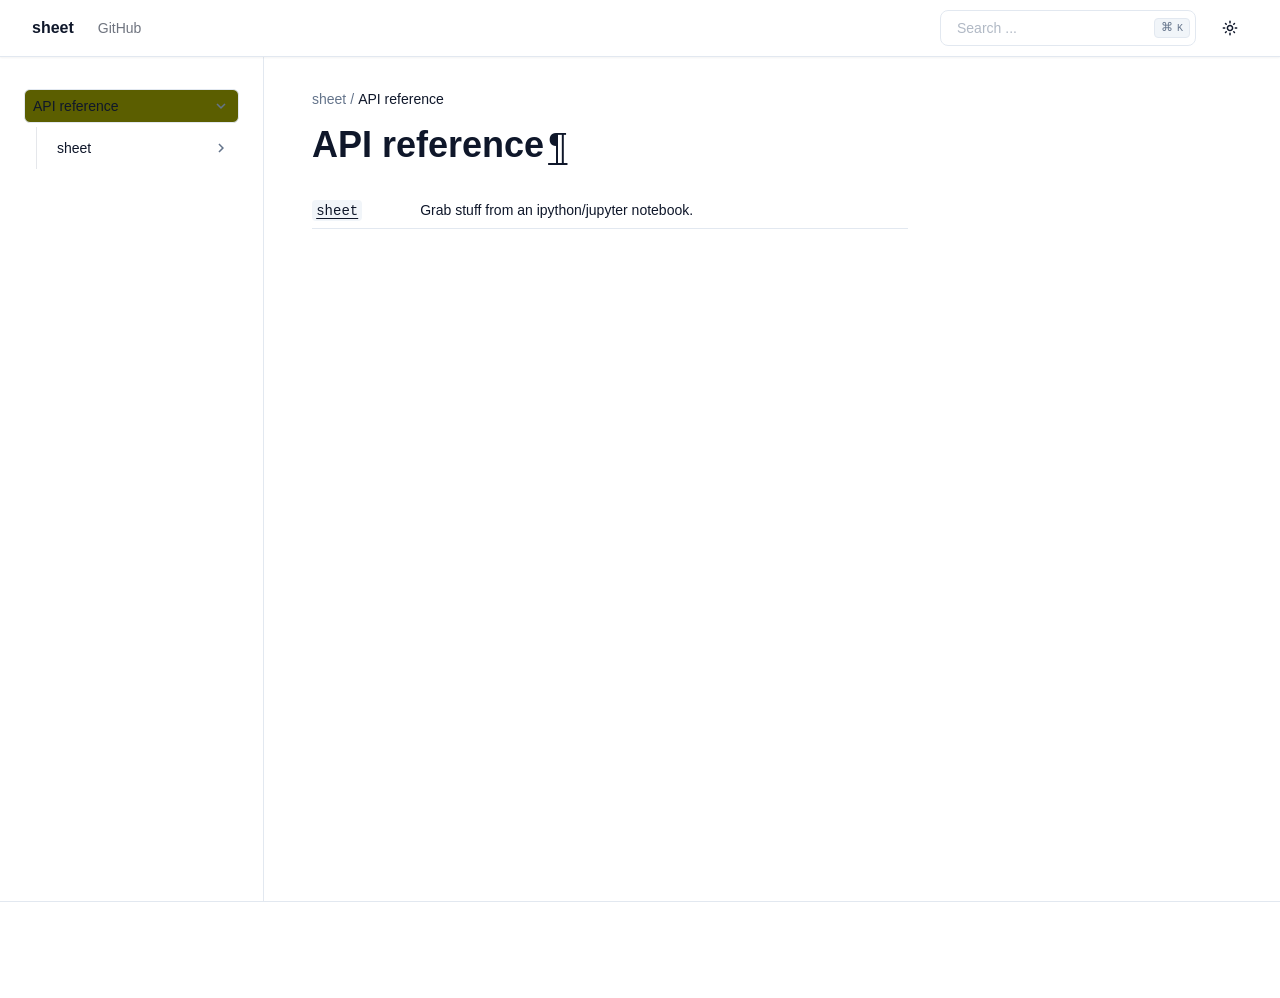
<file: api.html>
<!DOCTYPE html>

<html :class="{ 'dark' : darkMode === true }" data-content_root="./" lang="en" x-data="{ darkMode: $persist(window.matchMedia('(prefers-color-scheme: dark)').matches), activeSection: ''}">
<head>
<script>
    (function () {
      // Set initial color scheme
      if ((localStorage.getItem("_x_darkMode") === "true") || (window.matchMedia("(prefers-color-scheme: dark)").matches)) {
        document.documentElement.classList.add("dark");
      }

      // Watch for media preference changes
      window.matchMedia("(prefers-color-scheme: dark)").addEventListener("change", (event) => {
        localStorage.setItem("_x_darkMode", event.matches);
        document.documentElement.classList.toggle("dark", event.matches);
      });
    })();
  </script>
<meta content="width=device-width, initial-scale=1.0" name="viewport"/>
<meta charset="utf-8"/>
<meta content="#ffffff" media="(prefers-color-scheme: light)" name="theme-color"/>
<meta content="#030711" media="(prefers-color-scheme: dark)" name="theme-color"/>
<meta content="width=device-width, initial-scale=1" name="viewport"/>
<link href="api.html.md" rel="alternate" type="text/markdown"/>
<link href="llms.txt" rel="describedby" type="text/markdown"/>
<link href="api.html.md" rel="alternate" type="text/markdown"/>
<link href="llms.txt" rel="describedby"/>
<title>API reference | sheet</title>
<meta content="API reference | sheet" property="og:title"/>
<meta content="API reference | sheet" name="twitter:title"/>
<link href="_static/pygments.css?v=d75fae25" rel="stylesheet" type="text/css"/>
<link href="_static/theme.css?v=009055c6" rel="stylesheet" type="text/css"/>
<link href="_static/sphinx_autodoc_typehints.css?v=057ac668" rel="stylesheet" type="text/css"/>
<link href="_static/copybutton.css?v=76b2166b" rel="stylesheet" type="text/css"/>
<link href="_static/epythet.css?v=05d74d08" rel="stylesheet" type="text/css"/>
<link href="search.html" rel="search" title="Search"/>
<link href="genindex.html" rel="index" title="Index"/>
<link href="_autosummary/sheet.html" rel="next" title="sheet"/>
<link href="index.html" rel="prev" title="sheet"/>
</head>
<body :class="{ 'overflow-hidden': showSidebar }" class="min-h-screen font-sans antialiased bg-background text-foreground" x-data="{ showSidebar: false, showScrollTop: false }">
<div @click.self="showSidebar = false" class="fixed inset-0 z-50 overflow-hidden bg-background/80 backdrop-blur-sm md:hidden" x-cloak="" x-show="showSidebar"></div><div class="relative flex flex-col min-h-screen" id="page"><a class="absolute top-0 left-0 z-[100] block bg-background p-4 text-xl transition -translate-x-full opacity-0 focus:translate-x-0 focus:opacity-100" href="#content">
      Skip to content
    </a><header class="sticky top-0 z-40 w-full border-b shadow-xs border-border bg-background/90 backdrop-blur"><div class="container flex items-center h-14">
<div class="hidden mr-4 md:flex">
<a class="flex items-center mr-6" href="index.html"><span class="hidden font-bold sm:inline-block text-clip whitespace-nowrap">sheet</span>
</a><nav class="flex items-center gap-6 text-sm font-medium">
<a class="transition-colors hover:text-foreground/80 text-foreground/60" href="https://github.com/thorwhalen/sheet" rel="noopener nofollow">GitHub</a>
</nav></div><button @click="showSidebar = true" class="inline-flex items-center justify-center h-10 px-0 py-2 mr-2 text-base font-medium transition-colors rounded-md hover:text-accent-foreground hover:bg-transparent md:hidden" type="button">
<svg aria-hidden="true" fill="currentColor" height="24" viewbox="0 96 960 960" width="24" xmlns="http://www.w3.org/2000/svg">
<path d="M152.587 825.087q-19.152 0-32.326-13.174t-13.174-32.326q0-19.152 13.174-32.326t32.326-13.174h440q19.152 0 32.326 13.174t13.174 32.326q0 19.152-13.174 32.326t-32.326 13.174h-440Zm0-203.587q-19.152 0-32.326-13.174T107.087 576q0-19.152 13.174-32.326t32.326-13.174h320q19.152 0 32.326 13.174T518.087 576q0 19.152-13.174 32.326T472.587 621.5h-320Zm0-203.587q-19.152 0-32.326-13.174t-13.174-32.326q0-19.152 13.174-32.326t32.326-13.174h440q19.152 0 32.326 13.174t13.174 32.326q0 19.152-13.174 32.326t-32.326 13.174h-440ZM708.913 576l112.174 112.174q12.674 12.674 12.674 31.826t-12.674 31.826Q808.413 764.5 789.261 764.5t-31.826-12.674l-144-144Q600 594.391 600 576t13.435-31.826l144-144q12.674-12.674 31.826-12.674t31.826 12.674q12.674 12.674 12.674 31.826t-12.674 31.826L708.913 576Z"></path>
</svg>
<span class="sr-only">Toggle navigation menu</span>
</button>
<div class="flex items-center justify-between flex-1 gap-2 sm:gap-4 md:justify-end">
<div class="flex-1 w-full md:w-auto md:flex-none"><form @keydown.k.window.meta="$refs.search.focus()" action="search.html" class="relative flex items-center group" id="searchbox" method="get">
<input aria-label="Search the docs" class="inline-flex items-center font-medium transition-colors bg-transparent focus-visible:outline-none focus-visible:ring-2 focus-visible:ring-ring focus-visible:ring-offset-2 ring-offset-background border border-input hover:bg-accent focus:bg-accent hover:text-accent-foreground focus:text-accent-foreground hover:placeholder-accent-foreground py-2 px-4 relative h-9 w-full justify-start rounded-[0.5rem] text-sm text-muted-foreground sm:pr-12 md:w-40 lg:w-64" id="search-input" name="q" placeholder="Search ..." type="search" x-ref="search"/>
<kbd class="pointer-events-none absolute right-1.5 top-2 hidden h-5 select-none text-muted-foreground items-center gap-1 rounded border border-border bg-muted px-1.5 font-mono text-[10px] font-medium opacity-100 sm:flex group-hover:bg-accent group-hover:text-accent-foreground">
<span class="text-xs">⌘</span>
    K
  </kbd>
</form>
</div>
<nav class="flex items-center gap-1">
<button @click="darkMode = !darkMode" class="relative inline-flex items-center justify-center px-0 text-sm font-medium transition-colors rounded-md hover:bg-accent hover:text-accent-foreground h-9 w-9" title="Toggle color scheme" type="button">
<svg class="absolute transition-all scale-100 rotate-0 dark:-rotate-90 dark:scale-0" fill="currentColor" height="16" viewbox="0 96 960 960" width="16" xmlns="http://www.w3.org/2000/svg">
<path d="M480 685q45.456 0 77.228-31.772Q589 621.456 589 576q0-45.456-31.772-77.228Q525.456 467 480 467q-45.456 0-77.228 31.772Q371 530.544 371 576q0 45.456 31.772 77.228Q434.544 685 480 685Zm0 91q-83 0-141.5-58.5T280 576q0-83 58.5-141.5T480 376q83 0 141.5 58.5T680 576q0 83-58.5 141.5T480 776ZM80 621.5q-19.152 0-32.326-13.174T34.5 576q0-19.152 13.174-32.326T80 530.5h80q19.152 0 32.326 13.174T205.5 576q0 19.152-13.174 32.326T160 621.5H80Zm720 0q-19.152 0-32.326-13.174T754.5 576q0-19.152 13.174-32.326T800 530.5h80q19.152 0 32.326 13.174T925.5 576q0 19.152-13.174 32.326T880 621.5h-80Zm-320-320q-19.152 0-32.326-13.174T434.5 256v-80q0-19.152 13.174-32.326T480 130.5q19.152 0 32.326 13.174T525.5 176v80q0 19.152-13.174 32.326T480 301.5Zm0 720q-19.152 0-32.326-13.17Q434.5 995.152 434.5 976v-80q0-19.152 13.174-32.326T480 850.5q19.152 0 32.326 13.174T525.5 896v80q0 19.152-13.174 32.33-13.174 13.17-32.326 13.17ZM222.174 382.065l-43-42Q165.5 327.391 166 308.239t13.174-33.065q13.435-13.674 32.587-13.674t32.065 13.674l42.239 43q12.674 13.435 12.555 31.706-.12 18.272-12.555 31.946-12.674 13.674-31.445 13.413-18.772-.261-32.446-13.174Zm494 494.761-42.239-43q-12.674-13.435-12.674-32.087t12.674-31.565Q686.609 756.5 705.38 757q18.772.5 32.446 13.174l43 41.761Q794.5 824.609 794 843.761t-13.174 33.065Q767.391 890.5 748.239 890.5t-32.065-13.674Zm-42-494.761Q660.5 369.391 661 350.62q.5-18.772 13.174-32.446l41.761-43Q728.609 261.5 747.761 262t33.065 13.174q13.674 13.435 13.674 32.587t-13.674 32.065l-43 42.239q-13.435 12.674-31.706 12.555-18.272-.12-31.946-12.555Zm-495 494.761Q165.5 863.391 165.5 844.239t13.674-32.065l43-42.239q13.435-12.674 32.087-12.674t31.565 12.674Q299.5 782.609 299 801.38q-.5 18.772-13.174 32.446l-41.761 43Q231.391 890.5 212.239 890t-33.065-13.174ZM480 576Z"></path>
</svg>
<svg class="absolute transition-all scale-0 rotate-90 dark:rotate-0 dark:scale-100" fill="currentColor" height="16" viewbox="0 96 960 960" width="16" xmlns="http://www.w3.org/2000/svg">
<path d="M480 936q-151 0-255.5-104.5T120 576q0-138 90-239.5T440 218q25-3 39 18t-1 44q-17 26-25.5 55t-8.5 61q0 90 63 153t153 63q31 0 61.5-9t54.5-25q21-14 43-1.5t19 39.5q-14 138-117.5 229T480 936Zm0-80q88 0 158-48.5T740 681q-20 5-40 8t-40 3q-123 0-209.5-86.5T364 396q0-20 3-40t8-40q-78 32-126.5 102T200 576q0 116 82 198t198 82Zm-10-270Z"></path>
</svg>
</button>
</nav>
</div>
</div>
</header>
<div class="flex-1"><div class="container md:grid md:grid-cols-[220px_minmax(0,1fr)] md:gap-6 lg:grid-cols-[240px_minmax(0,1fr)] lg:gap-10"><aside :aria-hidden="!showSidebar" :class="{ 'translate-x-0': showSidebar }" class="fixed inset-y-0 left-0 md:top-14 z-50 md:z-30 bg-background md:bg-transparent transition-all duration-100 -translate-x-full md:translate-x-0 ml-0 p-6 md:p-0 md:-ml-2 md:h-[calc(100vh-3.5rem)] w-5/6 md:w-full overflow-y-auto border-r border-border md:sticky" id="left-sidebar">
<a class="justify-start text-sm md:!hidden bg-background" href="index.html"><span class="font-bold text-clip whitespace-nowrap">sheet</span>
</a>
<div class="relative overflow-hidden md:overflow-auto my-4 md:my-0">
<div class="overflow-y-auto h-full w-full relative pr-6"><nav class="flex md:hidden flex-col font-medium mt-4">
<a href="https://github.com/thorwhalen/sheet" rel="nofollow noopener">GitHub</a>
</nav><nav class="table w-full min-w-full my-6 lg:my-8">
<ul class="current">
<li class="toctree-l1 current" x-data="{ expanded: $el.classList.contains('current') ? true : false }"><a :class="{ 'expanded' : expanded }" @click="expanded = !expanded" class="current reference internal expandable" href="#">API reference<button @click.prevent.stop="expanded = !expanded" type="button" x-cloak=""><span class="sr-only"></span><svg fill="currentColor" height="18px" stroke="none" viewbox="0 0 24 24" width="18px" xmlns="http://www.w3.org/2000/svg"><path d="M10 6L8.59 7.41 13.17 12l-4.58 4.59L10 18l6-6z"></path></svg></button></a><ul x-cloak="" x-show="expanded">
<li class="toctree-l2" x-data="{ expanded: $el.classList.contains('current') ? true : false }"><a :class="{ 'expanded' : expanded }" @click="expanded = !expanded" class="reference internal expandable" href="_autosummary/sheet.html">sheet<button @click.prevent.stop="expanded = !expanded" type="button" x-cloak=""><span class="sr-only"></span><svg fill="currentColor" height="18px" stroke="none" viewbox="0 0 24 24" width="18px" xmlns="http://www.w3.org/2000/svg"><path d="M10 6L8.59 7.41 13.17 12l-4.58 4.59L10 18l6-6z"></path></svg></button></a><ul x-cloak="" x-show="expanded">
<li class="toctree-l3"><a class="reference internal" href="_autosummary/sheet.ast_code_parsing.html">sheet.ast_code_parsing</a></li>
<li class="toctree-l3"><a class="reference internal" href="_autosummary/sheet.contents.html">sheet.contents</a></li>
<li class="toctree-l3"><a class="reference internal" href="_autosummary/sheet.current_notebook.html">sheet.current_notebook</a></li>
<li class="toctree-l3"><a class="reference internal" href="_autosummary/sheet.util.html">sheet.util</a></li>
</ul>
</li>
</ul>
</li>
</ul>
</nav>
</div>
</div>
<button @click="showSidebar = false" class="absolute md:hidden right-4 top-4 rounded-sm opacity-70 transition-opacity hover:opacity-100" type="button">
<svg class="h-4 w-4" fill="currentColor" height="24" stroke="none" viewbox="0 96 960 960" width="24" xmlns="http://www.w3.org/2000/svg">
<path d="M480 632 284 828q-11 11-28 11t-28-11q-11-11-11-28t11-28l196-196-196-196q-11-11-11-28t11-28q11-11 28-11t28 11l196 196 196-196q11-11 28-11t28 11q11 11 11 28t-11 28L536 576l196 196q11 11 11 28t-11 28q-11 11-28 11t-28-11L480 632Z"></path>
</svg>
</button>
</aside>
<main class="relative py-6 lg:gap-10 lg:py-8 xl:grid xl:grid-cols-[1fr_300px]">
<div class="w-full min-w-0 mx-auto">
<nav aria-label="breadcrumbs" class="flex items-center mb-4 space-x-1 text-sm text-muted-foreground">
<a class="overflow-hidden text-ellipsis whitespace-nowrap hover:text-foreground" href="index.html">
<span class="hidden md:inline">sheet</span>
<svg aria-label="Home" class="md:hidden" fill="currentColor" height="18" stroke="none" viewbox="0 96 960 960" width="18" xmlns="http://www.w3.org/2000/svg">
<path d="M240 856h120V616h240v240h120V496L480 316 240 496v360Zm-80 80V456l320-240 320 240v480H520V696h-80v240H160Zm320-350Z"></path>
</svg>
</a>
<div class="mr-1">/</div><span aria-current="page" class="font-medium text-foreground overflow-hidden text-ellipsis whitespace-nowrap">API reference</span>
</nav>
<div id="content" role="main">
<section id="api-reference">
<h1>API reference<a @click.prevent="window.navigator.clipboard.writeText($el.href); $el.setAttribute('data-tooltip', 'Copied!'); setTimeout(() =&gt; $el.setAttribute('data-tooltip', 'Copy link to this element'), 2000)" aria-label="Copy link to this element" class="headerlink" data-tooltip="Copy link to this element" href="#api-reference">¶</a></h1>
<table class="autosummary longtable docutils align-default">
<tbody>
<tr class="row-odd"><td><p><a class="reference internal" href="_autosummary/sheet.html#module-sheet" title="sheet"><code class="xref py py-obj docutils literal notranslate"><span class="pre">sheet</span></code></a></p></td>
<td><p>Grab stuff from an ipython/jupyter notebook.</p></td>
</tr>
</tbody>
</table>
</section>
</div></div>
</main>
</div>
</div><footer class="py-6 border-t border-border md:py-0">
<div class="container flex flex-col items-center justify-between gap-4 md:h-24 md:flex-row">
<div class="flex flex-col items-center gap-4 px-8 md:flex-row md:gap-2 md:px-0">
<p class="text-sm leading-loose text-center text-muted-foreground md:text-left"></p>
</div>
</div>
</footer>
</div>
<script src="_static/documentation_options.js?v=282f96c0"></script>
<script src="_static/doctools.js?v=fd6eb6e6"></script>
<script src="_static/sphinx_highlight.js?v=6ffebe34"></script>
<script src="_static/clipboard.min.js?v=a7894cd8"></script>
<script src="_static/copybutton.js?v=fd10adb8"></script>
<script defer="defer" src="_static/theme.js?v=49cc6205"></script>
</body>
</html>
</file>
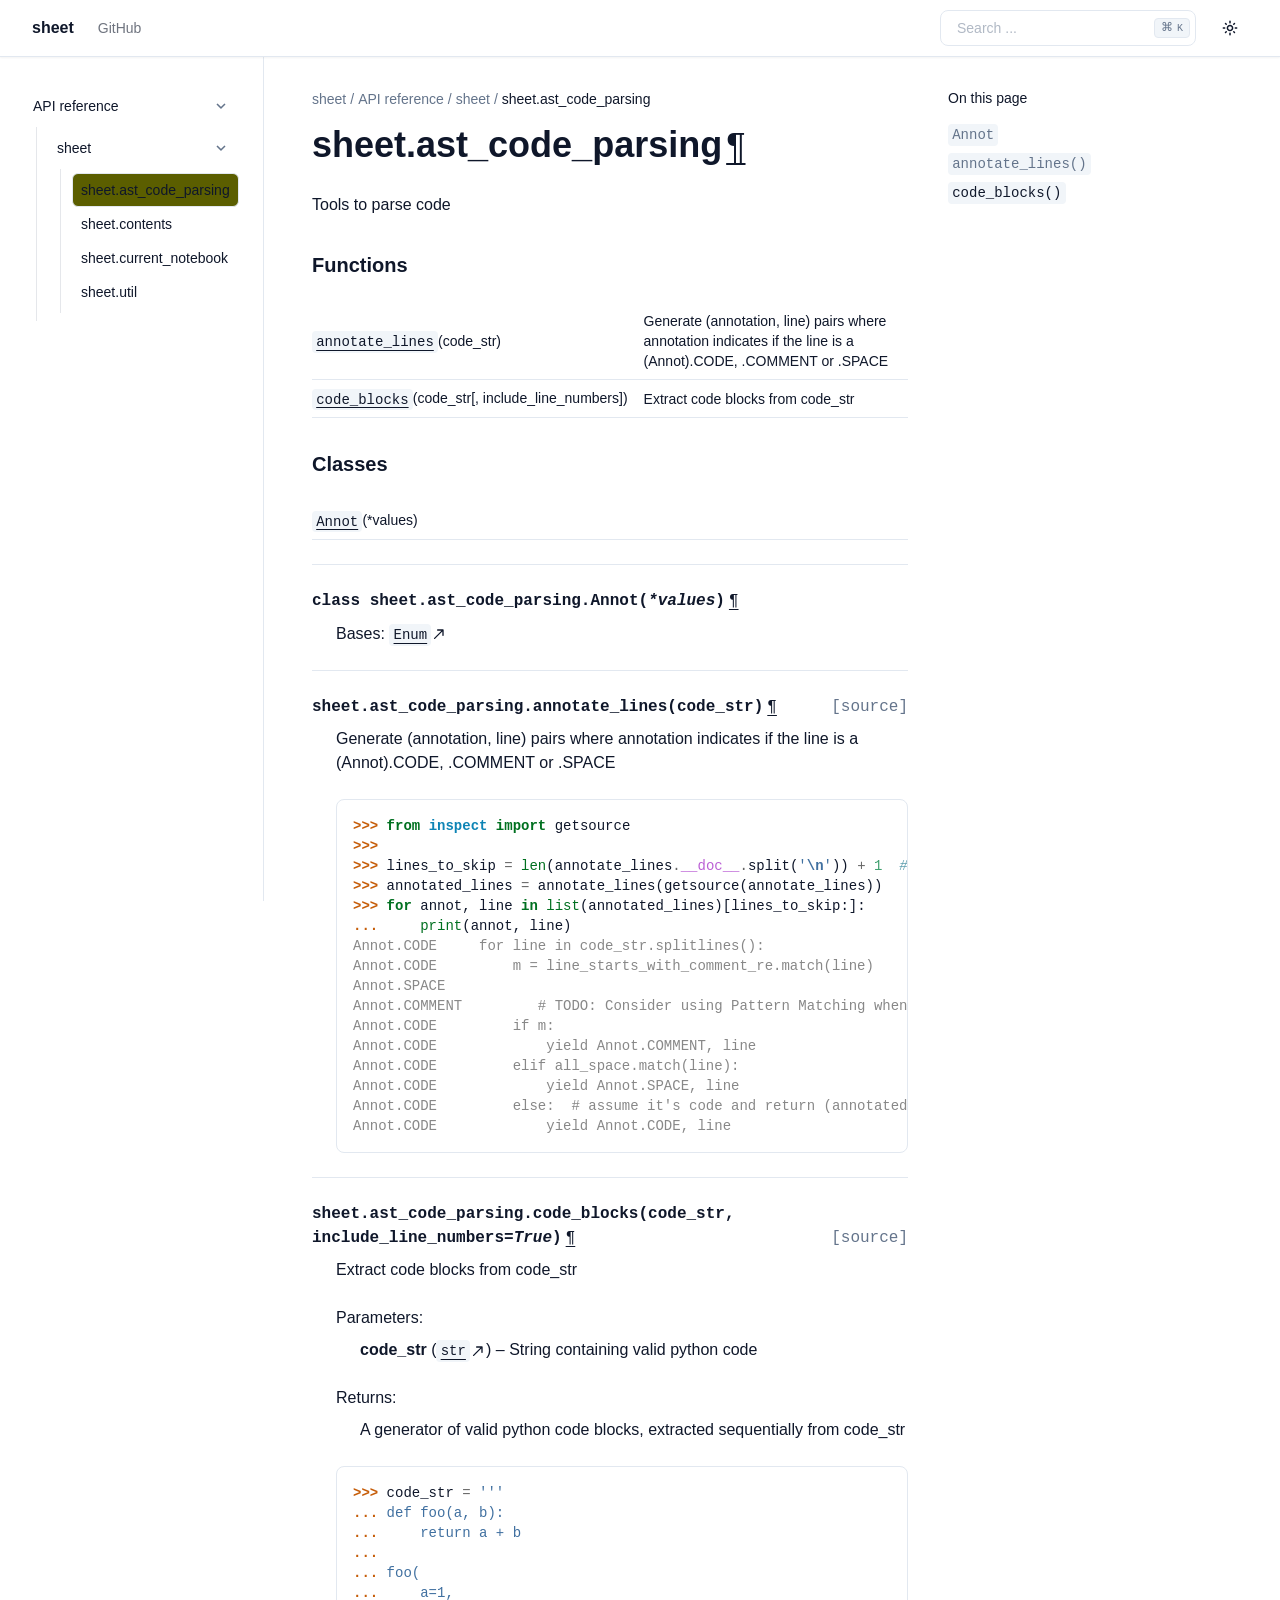
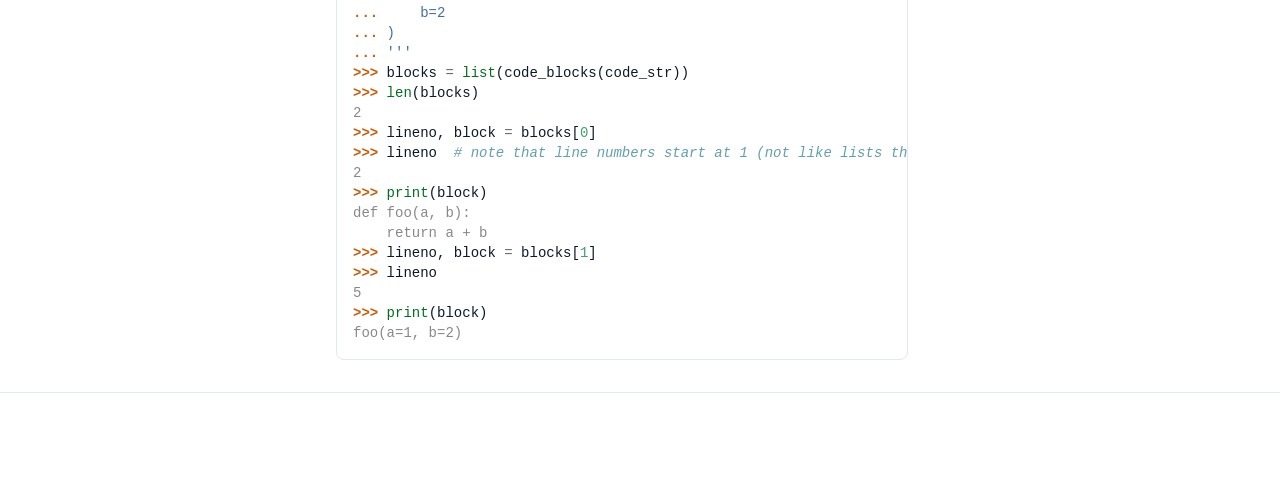
<file: _autosummary/sheet.ast_code_parsing.html>
<!DOCTYPE html>

<html :class="{ 'dark' : darkMode === true }" data-content_root="../" lang="en" x-data="{ darkMode: $persist(window.matchMedia('(prefers-color-scheme: dark)').matches), activeSection: ''}">
<head>
<script>
    (function () {
      // Set initial color scheme
      if ((localStorage.getItem("_x_darkMode") === "true") || (window.matchMedia("(prefers-color-scheme: dark)").matches)) {
        document.documentElement.classList.add("dark");
      }

      // Watch for media preference changes
      window.matchMedia("(prefers-color-scheme: dark)").addEventListener("change", (event) => {
        localStorage.setItem("_x_darkMode", event.matches);
        document.documentElement.classList.toggle("dark", event.matches);
      });
    })();
  </script>
<meta content="width=device-width, initial-scale=1.0" name="viewport"/>
<meta charset="utf-8"/>
<meta content="#ffffff" media="(prefers-color-scheme: light)" name="theme-color"/>
<meta content="#030711" media="(prefers-color-scheme: dark)" name="theme-color"/>
<meta content="width=device-width, initial-scale=1" name="viewport"/>
<link href="sheet.ast_code_parsing.html.md" rel="alternate" type="text/markdown"/>
<link href="../llms.txt" rel="describedby" type="text/markdown"/>
<link href="sheet.ast_code_parsing.html.md" rel="alternate" type="text/markdown"/>
<link href="llms.txt" rel="describedby"/>
<title>sheet.ast_code_parsing | sheet</title>
<meta content="sheet.ast_code_parsing | sheet" property="og:title"/>
<meta content="sheet.ast_code_parsing | sheet" name="twitter:title"/>
<link href="../_static/pygments.css?v=d75fae25" rel="stylesheet" type="text/css"/>
<link href="../_static/theme.css?v=009055c6" rel="stylesheet" type="text/css"/>
<link href="../_static/sphinx_autodoc_typehints.css?v=057ac668" rel="stylesheet" type="text/css"/>
<link href="../_static/copybutton.css?v=76b2166b" rel="stylesheet" type="text/css"/>
<link href="../_static/epythet.css?v=05d74d08" rel="stylesheet" type="text/css"/>
<link href="../search.html" rel="search" title="Search"/>
<link href="../genindex.html" rel="index" title="Index"/>
<link href="sheet.contents.html" rel="next" title="sheet.contents"/>
<link href="sheet.html" rel="prev" title="sheet"/>
</head>
<body :class="{ 'overflow-hidden': showSidebar }" class="min-h-screen font-sans antialiased bg-background text-foreground" x-data="{ showSidebar: false, showScrollTop: false }">
<div @click.self="showSidebar = false" class="fixed inset-0 z-50 overflow-hidden bg-background/80 backdrop-blur-sm md:hidden" x-cloak="" x-show="showSidebar"></div><div class="relative flex flex-col min-h-screen" id="page"><a class="absolute top-0 left-0 z-[100] block bg-background p-4 text-xl transition -translate-x-full opacity-0 focus:translate-x-0 focus:opacity-100" href="#content">
      Skip to content
    </a><header class="sticky top-0 z-40 w-full border-b shadow-xs border-border bg-background/90 backdrop-blur"><div class="container flex items-center h-14">
<div class="hidden mr-4 md:flex">
<a class="flex items-center mr-6" href="../index.html"><span class="hidden font-bold sm:inline-block text-clip whitespace-nowrap">sheet</span>
</a><nav class="flex items-center gap-6 text-sm font-medium">
<a class="transition-colors hover:text-foreground/80 text-foreground/60" href="https://github.com/thorwhalen/sheet" rel="noopener nofollow">GitHub</a>
</nav></div><button @click="showSidebar = true" class="inline-flex items-center justify-center h-10 px-0 py-2 mr-2 text-base font-medium transition-colors rounded-md hover:text-accent-foreground hover:bg-transparent md:hidden" type="button">
<svg aria-hidden="true" fill="currentColor" height="24" viewbox="0 96 960 960" width="24" xmlns="http://www.w3.org/2000/svg">
<path d="M152.587 825.087q-19.152 0-32.326-13.174t-13.174-32.326q0-19.152 13.174-32.326t32.326-13.174h440q19.152 0 32.326 13.174t13.174 32.326q0 19.152-13.174 32.326t-32.326 13.174h-440Zm0-203.587q-19.152 0-32.326-13.174T107.087 576q0-19.152 13.174-32.326t32.326-13.174h320q19.152 0 32.326 13.174T518.087 576q0 19.152-13.174 32.326T472.587 621.5h-320Zm0-203.587q-19.152 0-32.326-13.174t-13.174-32.326q0-19.152 13.174-32.326t32.326-13.174h440q19.152 0 32.326 13.174t13.174 32.326q0 19.152-13.174 32.326t-32.326 13.174h-440ZM708.913 576l112.174 112.174q12.674 12.674 12.674 31.826t-12.674 31.826Q808.413 764.5 789.261 764.5t-31.826-12.674l-144-144Q600 594.391 600 576t13.435-31.826l144-144q12.674-12.674 31.826-12.674t31.826 12.674q12.674 12.674 12.674 31.826t-12.674 31.826L708.913 576Z"></path>
</svg>
<span class="sr-only">Toggle navigation menu</span>
</button>
<div class="flex items-center justify-between flex-1 gap-2 sm:gap-4 md:justify-end">
<div class="flex-1 w-full md:w-auto md:flex-none"><form @keydown.k.window.meta="$refs.search.focus()" action="../search.html" class="relative flex items-center group" id="searchbox" method="get">
<input aria-label="Search the docs" class="inline-flex items-center font-medium transition-colors bg-transparent focus-visible:outline-none focus-visible:ring-2 focus-visible:ring-ring focus-visible:ring-offset-2 ring-offset-background border border-input hover:bg-accent focus:bg-accent hover:text-accent-foreground focus:text-accent-foreground hover:placeholder-accent-foreground py-2 px-4 relative h-9 w-full justify-start rounded-[0.5rem] text-sm text-muted-foreground sm:pr-12 md:w-40 lg:w-64" id="search-input" name="q" placeholder="Search ..." type="search" x-ref="search"/>
<kbd class="pointer-events-none absolute right-1.5 top-2 hidden h-5 select-none text-muted-foreground items-center gap-1 rounded border border-border bg-muted px-1.5 font-mono text-[10px] font-medium opacity-100 sm:flex group-hover:bg-accent group-hover:text-accent-foreground">
<span class="text-xs">⌘</span>
    K
  </kbd>
</form>
</div>
<nav class="flex items-center gap-1">
<button @click="darkMode = !darkMode" class="relative inline-flex items-center justify-center px-0 text-sm font-medium transition-colors rounded-md hover:bg-accent hover:text-accent-foreground h-9 w-9" title="Toggle color scheme" type="button">
<svg class="absolute transition-all scale-100 rotate-0 dark:-rotate-90 dark:scale-0" fill="currentColor" height="16" viewbox="0 96 960 960" width="16" xmlns="http://www.w3.org/2000/svg">
<path d="M480 685q45.456 0 77.228-31.772Q589 621.456 589 576q0-45.456-31.772-77.228Q525.456 467 480 467q-45.456 0-77.228 31.772Q371 530.544 371 576q0 45.456 31.772 77.228Q434.544 685 480 685Zm0 91q-83 0-141.5-58.5T280 576q0-83 58.5-141.5T480 376q83 0 141.5 58.5T680 576q0 83-58.5 141.5T480 776ZM80 621.5q-19.152 0-32.326-13.174T34.5 576q0-19.152 13.174-32.326T80 530.5h80q19.152 0 32.326 13.174T205.5 576q0 19.152-13.174 32.326T160 621.5H80Zm720 0q-19.152 0-32.326-13.174T754.5 576q0-19.152 13.174-32.326T800 530.5h80q19.152 0 32.326 13.174T925.5 576q0 19.152-13.174 32.326T880 621.5h-80Zm-320-320q-19.152 0-32.326-13.174T434.5 256v-80q0-19.152 13.174-32.326T480 130.5q19.152 0 32.326 13.174T525.5 176v80q0 19.152-13.174 32.326T480 301.5Zm0 720q-19.152 0-32.326-13.17Q434.5 995.152 434.5 976v-80q0-19.152 13.174-32.326T480 850.5q19.152 0 32.326 13.174T525.5 896v80q0 19.152-13.174 32.33-13.174 13.17-32.326 13.17ZM222.174 382.065l-43-42Q165.5 327.391 166 308.239t13.174-33.065q13.435-13.674 32.587-13.674t32.065 13.674l42.239 43q12.674 13.435 12.555 31.706-.12 18.272-12.555 31.946-12.674 13.674-31.445 13.413-18.772-.261-32.446-13.174Zm494 494.761-42.239-43q-12.674-13.435-12.674-32.087t12.674-31.565Q686.609 756.5 705.38 757q18.772.5 32.446 13.174l43 41.761Q794.5 824.609 794 843.761t-13.174 33.065Q767.391 890.5 748.239 890.5t-32.065-13.674Zm-42-494.761Q660.5 369.391 661 350.62q.5-18.772 13.174-32.446l41.761-43Q728.609 261.5 747.761 262t33.065 13.174q13.674 13.435 13.674 32.587t-13.674 32.065l-43 42.239q-13.435 12.674-31.706 12.555-18.272-.12-31.946-12.555Zm-495 494.761Q165.5 863.391 165.5 844.239t13.674-32.065l43-42.239q13.435-12.674 32.087-12.674t31.565 12.674Q299.5 782.609 299 801.38q-.5 18.772-13.174 32.446l-41.761 43Q231.391 890.5 212.239 890t-33.065-13.174ZM480 576Z"></path>
</svg>
<svg class="absolute transition-all scale-0 rotate-90 dark:rotate-0 dark:scale-100" fill="currentColor" height="16" viewbox="0 96 960 960" width="16" xmlns="http://www.w3.org/2000/svg">
<path d="M480 936q-151 0-255.5-104.5T120 576q0-138 90-239.5T440 218q25-3 39 18t-1 44q-17 26-25.5 55t-8.5 61q0 90 63 153t153 63q31 0 61.5-9t54.5-25q21-14 43-1.5t19 39.5q-14 138-117.5 229T480 936Zm0-80q88 0 158-48.5T740 681q-20 5-40 8t-40 3q-123 0-209.5-86.5T364 396q0-20 3-40t8-40q-78 32-126.5 102T200 576q0 116 82 198t198 82Zm-10-270Z"></path>
</svg>
</button>
</nav>
</div>
</div>
</header>
<div class="flex-1"><div class="container md:grid md:grid-cols-[220px_minmax(0,1fr)] md:gap-6 lg:grid-cols-[240px_minmax(0,1fr)] lg:gap-10"><aside :aria-hidden="!showSidebar" :class="{ 'translate-x-0': showSidebar }" class="fixed inset-y-0 left-0 md:top-14 z-50 md:z-30 bg-background md:bg-transparent transition-all duration-100 -translate-x-full md:translate-x-0 ml-0 p-6 md:p-0 md:-ml-2 md:h-[calc(100vh-3.5rem)] w-5/6 md:w-full overflow-y-auto border-r border-border md:sticky" id="left-sidebar">
<a class="justify-start text-sm md:!hidden bg-background" href="../index.html"><span class="font-bold text-clip whitespace-nowrap">sheet</span>
</a>
<div class="relative overflow-hidden md:overflow-auto my-4 md:my-0">
<div class="overflow-y-auto h-full w-full relative pr-6"><nav class="flex md:hidden flex-col font-medium mt-4">
<a href="https://github.com/thorwhalen/sheet" rel="nofollow noopener">GitHub</a>
</nav><nav class="table w-full min-w-full my-6 lg:my-8">
<ul class="current">
<li class="toctree-l1 current" x-data="{ expanded: $el.classList.contains('current') ? true : false }"><a :class="{ 'expanded' : expanded }" @click="expanded = !expanded" class="reference internal expandable" href="../api.html">API reference<button @click.prevent.stop="expanded = !expanded" type="button" x-cloak=""><span class="sr-only"></span><svg fill="currentColor" height="18px" stroke="none" viewbox="0 0 24 24" width="18px" xmlns="http://www.w3.org/2000/svg"><path d="M10 6L8.59 7.41 13.17 12l-4.58 4.59L10 18l6-6z"></path></svg></button></a><ul class="current" x-show="expanded">
<li class="toctree-l2 current" x-data="{ expanded: $el.classList.contains('current') ? true : false }"><a :class="{ 'expanded' : expanded }" @click="expanded = !expanded" class="reference internal expandable" href="sheet.html">sheet<button @click.prevent.stop="expanded = !expanded" type="button" x-cloak=""><span class="sr-only"></span><svg fill="currentColor" height="18px" stroke="none" viewbox="0 0 24 24" width="18px" xmlns="http://www.w3.org/2000/svg"><path d="M10 6L8.59 7.41 13.17 12l-4.58 4.59L10 18l6-6z"></path></svg></button></a><ul class="current" x-show="expanded">
<li class="toctree-l3 current"><a class="current reference internal" href="#">sheet.ast_code_parsing</a></li>
<li class="toctree-l3"><a class="reference internal" href="sheet.contents.html">sheet.contents</a></li>
<li class="toctree-l3"><a class="reference internal" href="sheet.current_notebook.html">sheet.current_notebook</a></li>
<li class="toctree-l3"><a class="reference internal" href="sheet.util.html">sheet.util</a></li>
</ul>
</li>
</ul>
</li>
</ul>
</nav>
</div>
</div>
<button @click="showSidebar = false" class="absolute md:hidden right-4 top-4 rounded-sm opacity-70 transition-opacity hover:opacity-100" type="button">
<svg class="h-4 w-4" fill="currentColor" height="24" stroke="none" viewbox="0 96 960 960" width="24" xmlns="http://www.w3.org/2000/svg">
<path d="M480 632 284 828q-11 11-28 11t-28-11q-11-11-11-28t11-28l196-196-196-196q-11-11-11-28t11-28q11-11 28-11t28 11l196 196 196-196q11-11 28-11t28 11q11 11 11 28t-11 28L536 576l196 196q11 11 11 28t-11 28q-11 11-28 11t-28-11L480 632Z"></path>
</svg>
</button>
</aside>
<main class="relative py-6 lg:gap-10 lg:py-8 xl:grid xl:grid-cols-[1fr_300px]">
<div class="w-full min-w-0 mx-auto">
<nav aria-label="breadcrumbs" class="flex items-center mb-4 space-x-1 text-sm text-muted-foreground">
<a class="overflow-hidden text-ellipsis whitespace-nowrap hover:text-foreground" href="../index.html">
<span class="hidden md:inline">sheet</span>
<svg aria-label="Home" class="md:hidden" fill="currentColor" height="18" stroke="none" viewbox="0 96 960 960" width="18" xmlns="http://www.w3.org/2000/svg">
<path d="M240 856h120V616h240v240h120V496L480 316 240 496v360Zm-80 80V456l320-240 320 240v480H520V696h-80v240H160Zm320-350Z"></path>
</svg>
</a>
<div class="mr-1">/</div><a class="hover:text-foreground overflow-hidden text-ellipsis whitespace-nowrap" href="../api.html">API reference</a>
<div class="mr-1">/</div><a class="hover:text-foreground overflow-hidden text-ellipsis whitespace-nowrap" href="sheet.html">sheet</a>
<div class="mr-1">/</div><span aria-current="page" class="font-medium text-foreground overflow-hidden text-ellipsis whitespace-nowrap">sheet.ast_code_parsing</span>
</nav>
<div id="content" role="main">
<section id="module-sheet.ast_code_parsing">
<span id="sheet-ast-code-parsing"></span><h1>sheet.ast_code_parsing<a @click.prevent="window.navigator.clipboard.writeText($el.href); $el.setAttribute('data-tooltip', 'Copied!'); setTimeout(() =&gt; $el.setAttribute('data-tooltip', 'Copy link to this element'), 2000)" aria-label="Copy link to this element" class="headerlink" data-tooltip="Copy link to this element" href="#module-sheet.ast_code_parsing">¶</a></h1>
<p>Tools to parse code</p>
<p class="rubric">Functions</p>
<table class="autosummary longtable docutils align-default">
<tbody>
<tr class="row-odd"><td><p><a class="reference internal" href="#sheet.ast_code_parsing.annotate_lines" title="sheet.ast_code_parsing.annotate_lines"><code class="xref py py-obj docutils literal notranslate"><span class="pre">annotate_lines</span></code></a>(code_str)</p></td>
<td><p>Generate (annotation, line) pairs where annotation indicates if the line is a (Annot).CODE, .COMMENT or .SPACE</p></td>
</tr>
<tr class="row-even"><td><p><a class="reference internal" href="#sheet.ast_code_parsing.code_blocks" title="sheet.ast_code_parsing.code_blocks"><code class="xref py py-obj docutils literal notranslate"><span class="pre">code_blocks</span></code></a>(code_str[, include_line_numbers])</p></td>
<td><p>Extract code blocks from code_str</p></td>
</tr>
</tbody>
</table>
<p class="rubric">Classes</p>
<table class="autosummary longtable docutils align-default">
<tbody>
<tr class="row-odd"><td><p><a class="reference internal" href="#sheet.ast_code_parsing.Annot" title="sheet.ast_code_parsing.Annot"><code class="xref py py-obj docutils literal notranslate"><span class="pre">Annot</span></code></a>(*values)</p></td>
<td><p></p></td>
</tr>
</tbody>
</table>
<dl class="py class">
<dt class="sig sig-object py" id="sheet.ast_code_parsing.Annot">
<span class="property"><span class="k"><span class="pre">class</span></span><span class="w"> </span></span><span class="sig-prename descclassname"><span class="pre">sheet.ast_code_parsing.</span></span><span class="sig-name descname"><span class="pre">Annot</span></span><span class="sig-paren">(</span><em class="sig-param"><span class="o"><span class="pre">*</span></span><span class="n"><span class="pre">values</span></span></em><span class="sig-paren">)</span><a @click.prevent="window.navigator.clipboard.writeText($el.href); $el.setAttribute('data-tooltip', 'Copied!'); setTimeout(() =&gt; $el.setAttribute('data-tooltip', 'Copy link to this element'), 2000)" aria-label="Copy link to this element" class="headerlink" data-tooltip="Copy link to this element" href="#sheet.ast_code_parsing.Annot" x-intersect.margin.0%.0%.-70%.0%="activeSection = '#sheet.ast_code_parsing.Annot'">¶</a></dt>
<dd><p>Bases: <a class="reference external" href="https://docs.python.org/3/library/enum.html#enum.Enum" rel="nofollow noopener" title="(in Python v3.15)"><code class="xref py py-class docutils literal notranslate"><span class="pre">Enum</span></code><svg fill="currentColor" height="1em" stroke="none" viewbox="0 96 960 960" width="1em" xmlns="http://www.w3.org/2000/svg"><path d="M188 868q-11-11-11-28t11-28l436-436H400q-17 0-28.5-11.5T360 336q0-17 11.5-28.5T400 296h320q17 0 28.5 11.5T760 336v320q0 17-11.5 28.5T720 696q-17 0-28.5-11.5T680 656V432L244 868q-11 11-28 11t-28-11Z"></path></svg></a></p>
</dd></dl>
<dl class="py function">
<dt class="sig sig-object py" id="sheet.ast_code_parsing.annotate_lines">
<span class="sig-prename descclassname"><span class="pre">sheet.ast_code_parsing.</span></span><span class="sig-name descname"><span class="pre">annotate_lines</span></span><span class="sig-paren">(</span><em class="sig-param"><span class="n"><span class="pre">code_str</span></span></em><span class="sig-paren">)</span><a class="reference internal" href="../_modules/sheet/ast_code_parsing.html#annotate_lines"><span class="viewcode-link"><span class="pre">[source]</span></span></a><a @click.prevent="window.navigator.clipboard.writeText($el.href); $el.setAttribute('data-tooltip', 'Copied!'); setTimeout(() =&gt; $el.setAttribute('data-tooltip', 'Copy link to this element'), 2000)" aria-label="Copy link to this element" class="headerlink" data-tooltip="Copy link to this element" href="#sheet.ast_code_parsing.annotate_lines" x-intersect.margin.0%.0%.-70%.0%="activeSection = '#sheet.ast_code_parsing.annotate_lines'">¶</a></dt>
<dd><p>Generate (annotation, line) pairs where annotation indicates if the line is a (Annot).CODE, .COMMENT or .SPACE</p>
<div class="doctest highlight-default notranslate"><div class="highlight"><pre><span></span><code><span id="line-1"><span class="gp">&gt;&gt;&gt; </span><span class="kn">from</span><span class="w"> </span><span class="nn">inspect</span><span class="w"> </span><span class="kn">import</span> <span class="n">getsource</span>
</span><span id="line-2"><span class="gp">&gt;&gt;&gt;</span>
</span><span id="line-3"><span class="gp">&gt;&gt;&gt; </span><span class="n">lines_to_skip</span> <span class="o">=</span> <span class="nb">len</span><span class="p">(</span><span class="n">annotate_lines</span><span class="o">.</span><span class="vm">__doc__</span><span class="o">.</span><span class="n">split</span><span class="p">(</span><span class="s1">'</span><span class="se">\n</span><span class="s1">'</span><span class="p">))</span> <span class="o">+</span> <span class="mi">1</span>  <span class="c1"># need this to avoid docs</span>
</span><span id="line-4"><span class="gp">&gt;&gt;&gt; </span><span class="n">annotated_lines</span> <span class="o">=</span> <span class="n">annotate_lines</span><span class="p">(</span><span class="n">getsource</span><span class="p">(</span><span class="n">annotate_lines</span><span class="p">))</span>
</span><span id="line-5"><span class="gp">&gt;&gt;&gt; </span><span class="k">for</span> <span class="n">annot</span><span class="p">,</span> <span class="n">line</span> <span class="ow">in</span> <span class="nb">list</span><span class="p">(</span><span class="n">annotated_lines</span><span class="p">)[</span><span class="n">lines_to_skip</span><span class="p">:]:</span>
</span><span id="line-6"><span class="gp">... </span>    <span class="nb">print</span><span class="p">(</span><span class="n">annot</span><span class="p">,</span> <span class="n">line</span><span class="p">)</span>
</span><span id="line-7"><span class="go">Annot.CODE     for line in code_str.splitlines():</span>
</span><span id="line-8"><span class="go">Annot.CODE         m = line_starts_with_comment_re.match(line)</span>
</span><span id="line-9"><span class="go">Annot.SPACE</span>
</span><span id="line-10"><span class="go">Annot.COMMENT         # TODO: Consider using Pattern Matching when python 3.10 comes along</span>
</span><span id="line-11"><span class="go">Annot.CODE         if m:</span>
</span><span id="line-12"><span class="go">Annot.CODE             yield Annot.COMMENT, line</span>
</span><span id="line-13"><span class="go">Annot.CODE         elif all_space.match(line):</span>
</span><span id="line-14"><span class="go">Annot.CODE             yield Annot.SPACE, line</span>
</span><span id="line-15"><span class="go">Annot.CODE         else:  # assume it's code and return (annotated) line as is</span>
</span><span id="line-16"><span class="go">Annot.CODE             yield Annot.CODE, line</span>
</span></code></pre></div>
</div>
</dd></dl>
<dl class="py function">
<dt class="sig sig-object py" id="sheet.ast_code_parsing.code_blocks">
<span class="sig-prename descclassname"><span class="pre">sheet.ast_code_parsing.</span></span><span class="sig-name descname"><span class="pre">code_blocks</span></span><span class="sig-paren">(</span><em class="sig-param"><span class="n"><span class="pre">code_str</span></span></em>, <em class="sig-param"><span class="n"><span class="pre">include_line_numbers</span></span><span class="o"><span class="pre">=</span></span><span class="default_value"><span class="pre">True</span></span></em><span class="sig-paren">)</span><a class="reference internal" href="../_modules/sheet/ast_code_parsing.html#code_blocks"><span class="viewcode-link"><span class="pre">[source]</span></span></a><a @click.prevent="window.navigator.clipboard.writeText($el.href); $el.setAttribute('data-tooltip', 'Copied!'); setTimeout(() =&gt; $el.setAttribute('data-tooltip', 'Copy link to this element'), 2000)" aria-label="Copy link to this element" class="headerlink" data-tooltip="Copy link to this element" href="#sheet.ast_code_parsing.code_blocks" x-intersect.margin.0%.0%.-70%.0%="activeSection = '#sheet.ast_code_parsing.code_blocks'">¶</a></dt>
<dd><p>Extract code blocks from code_str</p>
<dl class="field-list simple">
<dt class="field-odd">Parameters<span class="colon">:</span></dt>
<dd class="field-odd"><p><strong>code_str</strong> (<span class="sphinx_autodoc_typehints-type"><a class="reference external" href="https://docs.python.org/3/builtins/stdtypes.html#str" rel="nofollow noopener" title="(in Python v3.15)"><code class="xref py py-class docutils literal notranslate"><span class="pre">str</span></code><svg fill="currentColor" height="1em" stroke="none" viewbox="0 96 960 960" width="1em" xmlns="http://www.w3.org/2000/svg"><path d="M188 868q-11-11-11-28t11-28l436-436H400q-17 0-28.5-11.5T360 336q0-17 11.5-28.5T400 296h320q17 0 28.5 11.5T760 336v320q0 17-11.5 28.5T720 696q-17 0-28.5-11.5T680 656V432L244 868q-11 11-28 11t-28-11Z"></path></svg></a></span>) – String containing valid python code</p>
</dd>
<dt class="field-even">Returns<span class="colon">:</span></dt>
<dd class="field-even"><p>A generator of valid python code blocks, extracted sequentially from code_str</p>
</dd>
</dl>
<div class="doctest highlight-default notranslate"><div class="highlight"><pre><span></span><code><span id="line-1"><span class="gp">&gt;&gt;&gt; </span><span class="n">code_str</span> <span class="o">=</span> <span class="s1">'''</span>
</span><span id="line-2"><span class="gp">... </span><span class="s1">def foo(a, b):</span>
</span><span id="line-3"><span class="gp">... </span><span class="s1">    return a + b</span>
</span><span id="line-4"><span class="gp">...</span>
</span><span id="line-5"><span class="gp">... </span><span class="s1">foo(</span>
</span><span id="line-6"><span class="gp">... </span><span class="s1">    a=1,</span>
</span><span id="line-7"><span class="gp">... </span><span class="s1">    b=2</span>
</span><span id="line-8"><span class="gp">... </span><span class="s1">)</span>
</span><span id="line-9"><span class="gp">... </span><span class="s1">'''</span>
</span><span id="line-10"><span class="gp">&gt;&gt;&gt; </span><span class="n">blocks</span> <span class="o">=</span> <span class="nb">list</span><span class="p">(</span><span class="n">code_blocks</span><span class="p">(</span><span class="n">code_str</span><span class="p">))</span>
</span><span id="line-11"><span class="gp">&gt;&gt;&gt; </span><span class="nb">len</span><span class="p">(</span><span class="n">blocks</span><span class="p">)</span>
</span><span id="line-12"><span class="go">2</span>
</span><span id="line-13"><span class="gp">&gt;&gt;&gt; </span><span class="n">lineno</span><span class="p">,</span> <span class="n">block</span> <span class="o">=</span> <span class="n">blocks</span><span class="p">[</span><span class="mi">0</span><span class="p">]</span>
</span><span id="line-14"><span class="gp">&gt;&gt;&gt; </span><span class="n">lineno</span>  <span class="c1"># note that line numbers start at 1 (not like lists that start at 0)</span>
</span><span id="line-15"><span class="go">2</span>
</span><span id="line-16"><span class="gp">&gt;&gt;&gt; </span><span class="nb">print</span><span class="p">(</span><span class="n">block</span><span class="p">)</span>
</span><span id="line-17"><span class="go">def foo(a, b):</span>
</span><span id="line-18"><span class="go">    return a + b</span>
</span><span id="line-19"><span class="gp">&gt;&gt;&gt; </span><span class="n">lineno</span><span class="p">,</span> <span class="n">block</span> <span class="o">=</span> <span class="n">blocks</span><span class="p">[</span><span class="mi">1</span><span class="p">]</span>
</span><span id="line-20"><span class="gp">&gt;&gt;&gt; </span><span class="n">lineno</span>
</span><span id="line-21"><span class="go">5</span>
</span><span id="line-22"><span class="gp">&gt;&gt;&gt; </span><span class="nb">print</span><span class="p">(</span><span class="n">block</span><span class="p">)</span>
</span><span id="line-23"><span class="go">foo(a=1, b=2)</span>
</span></code></pre></div>
</div>
</dd></dl>
</section>
</div></div><aside class="hidden text-sm xl:block" id="right-sidebar">
<div class="sticky top-16 -mt-10 max-h-[calc(100vh-5rem)] h-full overflow-y-auto pt-6 space-y-2"><p class="font-medium">On this page</p>
<ul>
<li><a :data-current="activeSection === '#sheet.ast_code_parsing.Annot'" class="reference internal" href="#sheet.ast_code_parsing.Annot"><code class="docutils literal notranslate"><span class="pre">Annot</span></code></a></li>
<li><a :data-current="activeSection === '#sheet.ast_code_parsing.annotate_lines'" class="reference internal" href="#sheet.ast_code_parsing.annotate_lines"><code class="docutils literal notranslate"><span class="pre">annotate_lines()</span></code></a></li>
<li><a :data-current="activeSection === '#sheet.ast_code_parsing.code_blocks'" class="reference internal" href="#sheet.ast_code_parsing.code_blocks"><code class="docutils literal notranslate"><span class="pre">code_blocks()</span></code></a></li>
</ul>
</div>
</aside>
</main>
</div>
</div><footer class="py-6 border-t border-border md:py-0">
<div class="container flex flex-col items-center justify-between gap-4 md:h-24 md:flex-row">
<div class="flex flex-col items-center gap-4 px-8 md:flex-row md:gap-2 md:px-0">
<p class="text-sm leading-loose text-center text-muted-foreground md:text-left"></p>
</div>
</div>
</footer>
</div>
<script src="../_static/documentation_options.js?v=282f96c0"></script>
<script src="../_static/doctools.js?v=fd6eb6e6"></script>
<script src="../_static/sphinx_highlight.js?v=6ffebe34"></script>
<script src="../_static/clipboard.min.js?v=a7894cd8"></script>
<script src="../_static/copybutton.js?v=fd10adb8"></script>
<script defer="defer" src="../_static/theme.js?v=49cc6205"></script>
</body>
</html>
</file>
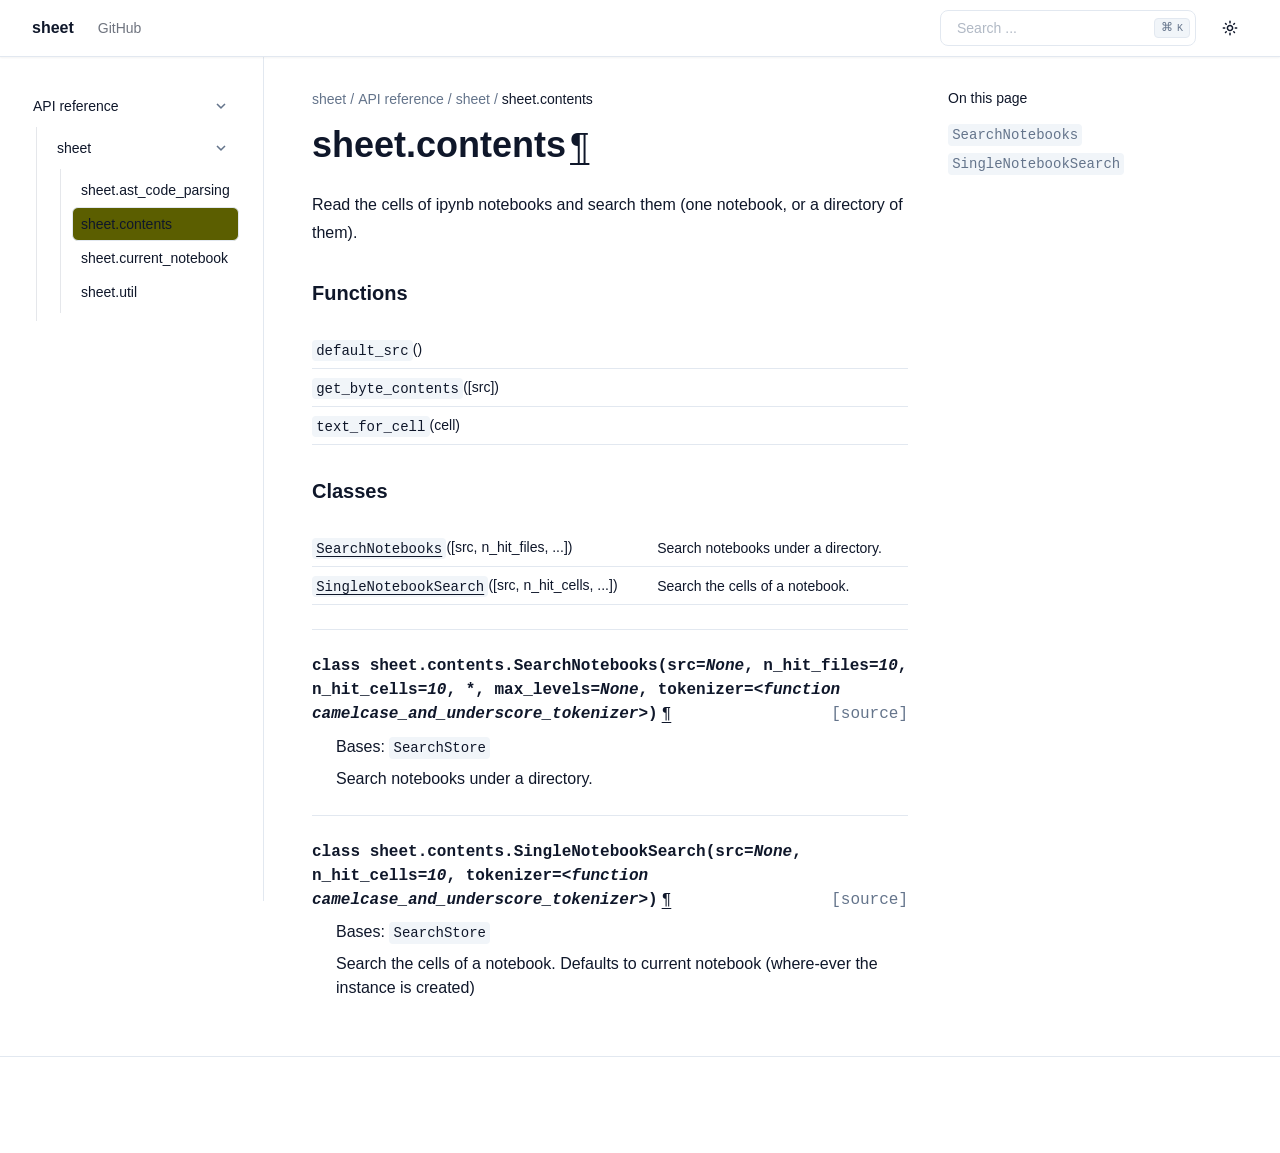
<file: _autosummary/sheet.contents.html>
<!DOCTYPE html>

<html :class="{ 'dark' : darkMode === true }" data-content_root="../" lang="en" x-data="{ darkMode: $persist(window.matchMedia('(prefers-color-scheme: dark)').matches), activeSection: ''}">
<head>
<script>
    (function () {
      // Set initial color scheme
      if ((localStorage.getItem("_x_darkMode") === "true") || (window.matchMedia("(prefers-color-scheme: dark)").matches)) {
        document.documentElement.classList.add("dark");
      }

      // Watch for media preference changes
      window.matchMedia("(prefers-color-scheme: dark)").addEventListener("change", (event) => {
        localStorage.setItem("_x_darkMode", event.matches);
        document.documentElement.classList.toggle("dark", event.matches);
      });
    })();
  </script>
<meta content="width=device-width, initial-scale=1.0" name="viewport"/>
<meta charset="utf-8"/>
<meta content="#ffffff" media="(prefers-color-scheme: light)" name="theme-color"/>
<meta content="#030711" media="(prefers-color-scheme: dark)" name="theme-color"/>
<meta content="width=device-width, initial-scale=1" name="viewport"/>
<link href="sheet.contents.html.md" rel="alternate" type="text/markdown"/>
<link href="../llms.txt" rel="describedby" type="text/markdown"/>
<link href="sheet.contents.html.md" rel="alternate" type="text/markdown"/>
<link href="llms.txt" rel="describedby"/>
<title>sheet.contents | sheet</title>
<meta content="sheet.contents | sheet" property="og:title"/>
<meta content="sheet.contents | sheet" name="twitter:title"/>
<link href="../_static/pygments.css?v=d75fae25" rel="stylesheet" type="text/css"/>
<link href="../_static/theme.css?v=009055c6" rel="stylesheet" type="text/css"/>
<link href="../_static/sphinx_autodoc_typehints.css?v=057ac668" rel="stylesheet" type="text/css"/>
<link href="../_static/copybutton.css?v=76b2166b" rel="stylesheet" type="text/css"/>
<link href="../_static/epythet.css?v=05d74d08" rel="stylesheet" type="text/css"/>
<link href="../search.html" rel="search" title="Search"/>
<link href="../genindex.html" rel="index" title="Index"/>
<link href="sheet.current_notebook.html" rel="next" title="sheet.current_notebook"/>
<link href="sheet.ast_code_parsing.html" rel="prev" title="sheet.ast_code_parsing"/>
</head>
<body :class="{ 'overflow-hidden': showSidebar }" class="min-h-screen font-sans antialiased bg-background text-foreground" x-data="{ showSidebar: false, showScrollTop: false }">
<div @click.self="showSidebar = false" class="fixed inset-0 z-50 overflow-hidden bg-background/80 backdrop-blur-sm md:hidden" x-cloak="" x-show="showSidebar"></div><div class="relative flex flex-col min-h-screen" id="page"><a class="absolute top-0 left-0 z-[100] block bg-background p-4 text-xl transition -translate-x-full opacity-0 focus:translate-x-0 focus:opacity-100" href="#content">
      Skip to content
    </a><header class="sticky top-0 z-40 w-full border-b shadow-xs border-border bg-background/90 backdrop-blur"><div class="container flex items-center h-14">
<div class="hidden mr-4 md:flex">
<a class="flex items-center mr-6" href="../index.html"><span class="hidden font-bold sm:inline-block text-clip whitespace-nowrap">sheet</span>
</a><nav class="flex items-center gap-6 text-sm font-medium">
<a class="transition-colors hover:text-foreground/80 text-foreground/60" href="https://github.com/thorwhalen/sheet" rel="noopener nofollow">GitHub</a>
</nav></div><button @click="showSidebar = true" class="inline-flex items-center justify-center h-10 px-0 py-2 mr-2 text-base font-medium transition-colors rounded-md hover:text-accent-foreground hover:bg-transparent md:hidden" type="button">
<svg aria-hidden="true" fill="currentColor" height="24" viewbox="0 96 960 960" width="24" xmlns="http://www.w3.org/2000/svg">
<path d="M152.587 825.087q-19.152 0-32.326-13.174t-13.174-32.326q0-19.152 13.174-32.326t32.326-13.174h440q19.152 0 32.326 13.174t13.174 32.326q0 19.152-13.174 32.326t-32.326 13.174h-440Zm0-203.587q-19.152 0-32.326-13.174T107.087 576q0-19.152 13.174-32.326t32.326-13.174h320q19.152 0 32.326 13.174T518.087 576q0 19.152-13.174 32.326T472.587 621.5h-320Zm0-203.587q-19.152 0-32.326-13.174t-13.174-32.326q0-19.152 13.174-32.326t32.326-13.174h440q19.152 0 32.326 13.174t13.174 32.326q0 19.152-13.174 32.326t-32.326 13.174h-440ZM708.913 576l112.174 112.174q12.674 12.674 12.674 31.826t-12.674 31.826Q808.413 764.5 789.261 764.5t-31.826-12.674l-144-144Q600 594.391 600 576t13.435-31.826l144-144q12.674-12.674 31.826-12.674t31.826 12.674q12.674 12.674 12.674 31.826t-12.674 31.826L708.913 576Z"></path>
</svg>
<span class="sr-only">Toggle navigation menu</span>
</button>
<div class="flex items-center justify-between flex-1 gap-2 sm:gap-4 md:justify-end">
<div class="flex-1 w-full md:w-auto md:flex-none"><form @keydown.k.window.meta="$refs.search.focus()" action="../search.html" class="relative flex items-center group" id="searchbox" method="get">
<input aria-label="Search the docs" class="inline-flex items-center font-medium transition-colors bg-transparent focus-visible:outline-none focus-visible:ring-2 focus-visible:ring-ring focus-visible:ring-offset-2 ring-offset-background border border-input hover:bg-accent focus:bg-accent hover:text-accent-foreground focus:text-accent-foreground hover:placeholder-accent-foreground py-2 px-4 relative h-9 w-full justify-start rounded-[0.5rem] text-sm text-muted-foreground sm:pr-12 md:w-40 lg:w-64" id="search-input" name="q" placeholder="Search ..." type="search" x-ref="search"/>
<kbd class="pointer-events-none absolute right-1.5 top-2 hidden h-5 select-none text-muted-foreground items-center gap-1 rounded border border-border bg-muted px-1.5 font-mono text-[10px] font-medium opacity-100 sm:flex group-hover:bg-accent group-hover:text-accent-foreground">
<span class="text-xs">⌘</span>
    K
  </kbd>
</form>
</div>
<nav class="flex items-center gap-1">
<button @click="darkMode = !darkMode" class="relative inline-flex items-center justify-center px-0 text-sm font-medium transition-colors rounded-md hover:bg-accent hover:text-accent-foreground h-9 w-9" title="Toggle color scheme" type="button">
<svg class="absolute transition-all scale-100 rotate-0 dark:-rotate-90 dark:scale-0" fill="currentColor" height="16" viewbox="0 96 960 960" width="16" xmlns="http://www.w3.org/2000/svg">
<path d="M480 685q45.456 0 77.228-31.772Q589 621.456 589 576q0-45.456-31.772-77.228Q525.456 467 480 467q-45.456 0-77.228 31.772Q371 530.544 371 576q0 45.456 31.772 77.228Q434.544 685 480 685Zm0 91q-83 0-141.5-58.5T280 576q0-83 58.5-141.5T480 376q83 0 141.5 58.5T680 576q0 83-58.5 141.5T480 776ZM80 621.5q-19.152 0-32.326-13.174T34.5 576q0-19.152 13.174-32.326T80 530.5h80q19.152 0 32.326 13.174T205.5 576q0 19.152-13.174 32.326T160 621.5H80Zm720 0q-19.152 0-32.326-13.174T754.5 576q0-19.152 13.174-32.326T800 530.5h80q19.152 0 32.326 13.174T925.5 576q0 19.152-13.174 32.326T880 621.5h-80Zm-320-320q-19.152 0-32.326-13.174T434.5 256v-80q0-19.152 13.174-32.326T480 130.5q19.152 0 32.326 13.174T525.5 176v80q0 19.152-13.174 32.326T480 301.5Zm0 720q-19.152 0-32.326-13.17Q434.5 995.152 434.5 976v-80q0-19.152 13.174-32.326T480 850.5q19.152 0 32.326 13.174T525.5 896v80q0 19.152-13.174 32.33-13.174 13.17-32.326 13.17ZM222.174 382.065l-43-42Q165.5 327.391 166 308.239t13.174-33.065q13.435-13.674 32.587-13.674t32.065 13.674l42.239 43q12.674 13.435 12.555 31.706-.12 18.272-12.555 31.946-12.674 13.674-31.445 13.413-18.772-.261-32.446-13.174Zm494 494.761-42.239-43q-12.674-13.435-12.674-32.087t12.674-31.565Q686.609 756.5 705.38 757q18.772.5 32.446 13.174l43 41.761Q794.5 824.609 794 843.761t-13.174 33.065Q767.391 890.5 748.239 890.5t-32.065-13.674Zm-42-494.761Q660.5 369.391 661 350.62q.5-18.772 13.174-32.446l41.761-43Q728.609 261.5 747.761 262t33.065 13.174q13.674 13.435 13.674 32.587t-13.674 32.065l-43 42.239q-13.435 12.674-31.706 12.555-18.272-.12-31.946-12.555Zm-495 494.761Q165.5 863.391 165.5 844.239t13.674-32.065l43-42.239q13.435-12.674 32.087-12.674t31.565 12.674Q299.5 782.609 299 801.38q-.5 18.772-13.174 32.446l-41.761 43Q231.391 890.5 212.239 890t-33.065-13.174ZM480 576Z"></path>
</svg>
<svg class="absolute transition-all scale-0 rotate-90 dark:rotate-0 dark:scale-100" fill="currentColor" height="16" viewbox="0 96 960 960" width="16" xmlns="http://www.w3.org/2000/svg">
<path d="M480 936q-151 0-255.5-104.5T120 576q0-138 90-239.5T440 218q25-3 39 18t-1 44q-17 26-25.5 55t-8.5 61q0 90 63 153t153 63q31 0 61.5-9t54.5-25q21-14 43-1.5t19 39.5q-14 138-117.5 229T480 936Zm0-80q88 0 158-48.5T740 681q-20 5-40 8t-40 3q-123 0-209.5-86.5T364 396q0-20 3-40t8-40q-78 32-126.5 102T200 576q0 116 82 198t198 82Zm-10-270Z"></path>
</svg>
</button>
</nav>
</div>
</div>
</header>
<div class="flex-1"><div class="container md:grid md:grid-cols-[220px_minmax(0,1fr)] md:gap-6 lg:grid-cols-[240px_minmax(0,1fr)] lg:gap-10"><aside :aria-hidden="!showSidebar" :class="{ 'translate-x-0': showSidebar }" class="fixed inset-y-0 left-0 md:top-14 z-50 md:z-30 bg-background md:bg-transparent transition-all duration-100 -translate-x-full md:translate-x-0 ml-0 p-6 md:p-0 md:-ml-2 md:h-[calc(100vh-3.5rem)] w-5/6 md:w-full overflow-y-auto border-r border-border md:sticky" id="left-sidebar">
<a class="justify-start text-sm md:!hidden bg-background" href="../index.html"><span class="font-bold text-clip whitespace-nowrap">sheet</span>
</a>
<div class="relative overflow-hidden md:overflow-auto my-4 md:my-0">
<div class="overflow-y-auto h-full w-full relative pr-6"><nav class="flex md:hidden flex-col font-medium mt-4">
<a href="https://github.com/thorwhalen/sheet" rel="nofollow noopener">GitHub</a>
</nav><nav class="table w-full min-w-full my-6 lg:my-8">
<ul class="current">
<li class="toctree-l1 current" x-data="{ expanded: $el.classList.contains('current') ? true : false }"><a :class="{ 'expanded' : expanded }" @click="expanded = !expanded" class="reference internal expandable" href="../api.html">API reference<button @click.prevent.stop="expanded = !expanded" type="button" x-cloak=""><span class="sr-only"></span><svg fill="currentColor" height="18px" stroke="none" viewbox="0 0 24 24" width="18px" xmlns="http://www.w3.org/2000/svg"><path d="M10 6L8.59 7.41 13.17 12l-4.58 4.59L10 18l6-6z"></path></svg></button></a><ul class="current" x-show="expanded">
<li class="toctree-l2 current" x-data="{ expanded: $el.classList.contains('current') ? true : false }"><a :class="{ 'expanded' : expanded }" @click="expanded = !expanded" class="reference internal expandable" href="sheet.html">sheet<button @click.prevent.stop="expanded = !expanded" type="button" x-cloak=""><span class="sr-only"></span><svg fill="currentColor" height="18px" stroke="none" viewbox="0 0 24 24" width="18px" xmlns="http://www.w3.org/2000/svg"><path d="M10 6L8.59 7.41 13.17 12l-4.58 4.59L10 18l6-6z"></path></svg></button></a><ul class="current" x-show="expanded">
<li class="toctree-l3"><a class="reference internal" href="sheet.ast_code_parsing.html">sheet.ast_code_parsing</a></li>
<li class="toctree-l3 current"><a class="current reference internal" href="#">sheet.contents</a></li>
<li class="toctree-l3"><a class="reference internal" href="sheet.current_notebook.html">sheet.current_notebook</a></li>
<li class="toctree-l3"><a class="reference internal" href="sheet.util.html">sheet.util</a></li>
</ul>
</li>
</ul>
</li>
</ul>
</nav>
</div>
</div>
<button @click="showSidebar = false" class="absolute md:hidden right-4 top-4 rounded-sm opacity-70 transition-opacity hover:opacity-100" type="button">
<svg class="h-4 w-4" fill="currentColor" height="24" stroke="none" viewbox="0 96 960 960" width="24" xmlns="http://www.w3.org/2000/svg">
<path d="M480 632 284 828q-11 11-28 11t-28-11q-11-11-11-28t11-28l196-196-196-196q-11-11-11-28t11-28q11-11 28-11t28 11l196 196 196-196q11-11 28-11t28 11q11 11 11 28t-11 28L536 576l196 196q11 11 11 28t-11 28q-11 11-28 11t-28-11L480 632Z"></path>
</svg>
</button>
</aside>
<main class="relative py-6 lg:gap-10 lg:py-8 xl:grid xl:grid-cols-[1fr_300px]">
<div class="w-full min-w-0 mx-auto">
<nav aria-label="breadcrumbs" class="flex items-center mb-4 space-x-1 text-sm text-muted-foreground">
<a class="overflow-hidden text-ellipsis whitespace-nowrap hover:text-foreground" href="../index.html">
<span class="hidden md:inline">sheet</span>
<svg aria-label="Home" class="md:hidden" fill="currentColor" height="18" stroke="none" viewbox="0 96 960 960" width="18" xmlns="http://www.w3.org/2000/svg">
<path d="M240 856h120V616h240v240h120V496L480 316 240 496v360Zm-80 80V456l320-240 320 240v480H520V696h-80v240H160Zm320-350Z"></path>
</svg>
</a>
<div class="mr-1">/</div><a class="hover:text-foreground overflow-hidden text-ellipsis whitespace-nowrap" href="../api.html">API reference</a>
<div class="mr-1">/</div><a class="hover:text-foreground overflow-hidden text-ellipsis whitespace-nowrap" href="sheet.html">sheet</a>
<div class="mr-1">/</div><span aria-current="page" class="font-medium text-foreground overflow-hidden text-ellipsis whitespace-nowrap">sheet.contents</span>
</nav>
<div id="content" role="main">
<section id="module-sheet.contents">
<span id="sheet-contents"></span><h1>sheet.contents<a @click.prevent="window.navigator.clipboard.writeText($el.href); $el.setAttribute('data-tooltip', 'Copied!'); setTimeout(() =&gt; $el.setAttribute('data-tooltip', 'Copy link to this element'), 2000)" aria-label="Copy link to this element" class="headerlink" data-tooltip="Copy link to this element" href="#module-sheet.contents">¶</a></h1>
<p>Read the cells of ipynb notebooks and search them (one notebook, or a directory of them).</p>
<p class="rubric">Functions</p>
<table class="autosummary longtable docutils align-default">
<tbody>
<tr class="row-odd"><td><p><code class="xref py py-obj docutils literal notranslate"><span class="pre">default_src</span></code>()</p></td>
<td><p></p></td>
</tr>
<tr class="row-even"><td><p><code class="xref py py-obj docutils literal notranslate"><span class="pre">get_byte_contents</span></code>([src])</p></td>
<td><p></p></td>
</tr>
<tr class="row-odd"><td><p><code class="xref py py-obj docutils literal notranslate"><span class="pre">text_for_cell</span></code>(cell)</p></td>
<td><p></p></td>
</tr>
</tbody>
</table>
<p class="rubric">Classes</p>
<table class="autosummary longtable docutils align-default">
<tbody>
<tr class="row-odd"><td><p><a class="reference internal" href="#sheet.contents.SearchNotebooks" title="sheet.contents.SearchNotebooks"><code class="xref py py-obj docutils literal notranslate"><span class="pre">SearchNotebooks</span></code></a>([src, n_hit_files, ...])</p></td>
<td><p>Search notebooks under a directory.</p></td>
</tr>
<tr class="row-even"><td><p><a class="reference internal" href="#sheet.contents.SingleNotebookSearch" title="sheet.contents.SingleNotebookSearch"><code class="xref py py-obj docutils literal notranslate"><span class="pre">SingleNotebookSearch</span></code></a>([src, n_hit_cells, ...])</p></td>
<td><p>Search the cells of a notebook.</p></td>
</tr>
</tbody>
</table>
<dl class="py class">
<dt class="sig sig-object py" id="sheet.contents.SearchNotebooks">
<span class="property"><span class="k"><span class="pre">class</span></span><span class="w"> </span></span><span class="sig-prename descclassname"><span class="pre">sheet.contents.</span></span><span class="sig-name descname"><span class="pre">SearchNotebooks</span></span><span class="sig-paren">(</span><em class="sig-param"><span class="n"><span class="pre">src</span></span><span class="o"><span class="pre">=</span></span><span class="default_value"><span class="pre">None</span></span></em>, <em class="sig-param"><span class="n"><span class="pre">n_hit_files</span></span><span class="o"><span class="pre">=</span></span><span class="default_value"><span class="pre">10</span></span></em>, <em class="sig-param"><span class="n"><span class="pre">n_hit_cells</span></span><span class="o"><span class="pre">=</span></span><span class="default_value"><span class="pre">10</span></span></em>, <em class="sig-param"><span class="n"><span class="pre">*</span></span></em>, <em class="sig-param"><span class="n"><span class="pre">max_levels</span></span><span class="o"><span class="pre">=</span></span><span class="default_value"><span class="pre">None</span></span></em>, <em class="sig-param"><span class="n"><span class="pre">tokenizer</span></span><span class="o"><span class="pre">=</span></span><span class="default_value"><span class="pre">&lt;function</span> <span class="pre">camelcase_and_underscore_tokenizer&gt;</span></span></em><span class="sig-paren">)</span><a class="reference internal" href="../_modules/sheet/contents.html#SearchNotebooks"><span class="viewcode-link"><span class="pre">[source]</span></span></a><a @click.prevent="window.navigator.clipboard.writeText($el.href); $el.setAttribute('data-tooltip', 'Copied!'); setTimeout(() =&gt; $el.setAttribute('data-tooltip', 'Copy link to this element'), 2000)" aria-label="Copy link to this element" class="headerlink" data-tooltip="Copy link to this element" href="#sheet.contents.SearchNotebooks" x-intersect.margin.0%.0%.-70%.0%="activeSection = '#sheet.contents.SearchNotebooks'">¶</a></dt>
<dd><p>Bases: <code class="xref py py-class docutils literal notranslate"><span class="pre">SearchStore</span></code></p>
<p>Search notebooks under a directory.</p>
<dl class="field-list simple">
</dl>
</dd></dl>
<dl class="py class">
<dt class="sig sig-object py" id="sheet.contents.SingleNotebookSearch">
<span class="property"><span class="k"><span class="pre">class</span></span><span class="w"> </span></span><span class="sig-prename descclassname"><span class="pre">sheet.contents.</span></span><span class="sig-name descname"><span class="pre">SingleNotebookSearch</span></span><span class="sig-paren">(</span><em class="sig-param"><span class="n"><span class="pre">src</span></span><span class="o"><span class="pre">=</span></span><span class="default_value"><span class="pre">None</span></span></em>, <em class="sig-param"><span class="n"><span class="pre">n_hit_cells</span></span><span class="o"><span class="pre">=</span></span><span class="default_value"><span class="pre">10</span></span></em>, <em class="sig-param"><span class="n"><span class="pre">tokenizer</span></span><span class="o"><span class="pre">=</span></span><span class="default_value"><span class="pre">&lt;function</span> <span class="pre">camelcase_and_underscore_tokenizer&gt;</span></span></em><span class="sig-paren">)</span><a class="reference internal" href="../_modules/sheet/contents.html#SingleNotebookSearch"><span class="viewcode-link"><span class="pre">[source]</span></span></a><a @click.prevent="window.navigator.clipboard.writeText($el.href); $el.setAttribute('data-tooltip', 'Copied!'); setTimeout(() =&gt; $el.setAttribute('data-tooltip', 'Copy link to this element'), 2000)" aria-label="Copy link to this element" class="headerlink" data-tooltip="Copy link to this element" href="#sheet.contents.SingleNotebookSearch" x-intersect.margin.0%.0%.-70%.0%="activeSection = '#sheet.contents.SingleNotebookSearch'">¶</a></dt>
<dd><p>Bases: <code class="xref py py-class docutils literal notranslate"><span class="pre">SearchStore</span></code></p>
<p>Search the cells of a notebook. Defaults to current notebook (where-ever the instance is created)</p>
<dl class="field-list simple">
</dl>
</dd></dl>
</section>
</div></div><aside class="hidden text-sm xl:block" id="right-sidebar">
<div class="sticky top-16 -mt-10 max-h-[calc(100vh-5rem)] h-full overflow-y-auto pt-6 space-y-2"><p class="font-medium">On this page</p>
<ul>
<li><a :data-current="activeSection === '#sheet.contents.SearchNotebooks'" class="reference internal" href="#sheet.contents.SearchNotebooks"><code class="docutils literal notranslate"><span class="pre">SearchNotebooks</span></code></a></li>
<li><a :data-current="activeSection === '#sheet.contents.SingleNotebookSearch'" class="reference internal" href="#sheet.contents.SingleNotebookSearch"><code class="docutils literal notranslate"><span class="pre">SingleNotebookSearch</span></code></a></li>
</ul>
</div>
</aside>
</main>
</div>
</div><footer class="py-6 border-t border-border md:py-0">
<div class="container flex flex-col items-center justify-between gap-4 md:h-24 md:flex-row">
<div class="flex flex-col items-center gap-4 px-8 md:flex-row md:gap-2 md:px-0">
<p class="text-sm leading-loose text-center text-muted-foreground md:text-left"></p>
</div>
</div>
</footer>
</div>
<script src="../_static/documentation_options.js?v=282f96c0"></script>
<script src="../_static/doctools.js?v=fd6eb6e6"></script>
<script src="../_static/sphinx_highlight.js?v=6ffebe34"></script>
<script src="../_static/clipboard.min.js?v=a7894cd8"></script>
<script src="../_static/copybutton.js?v=fd10adb8"></script>
<script defer="defer" src="../_static/theme.js?v=49cc6205"></script>
</body>
</html>
</file>
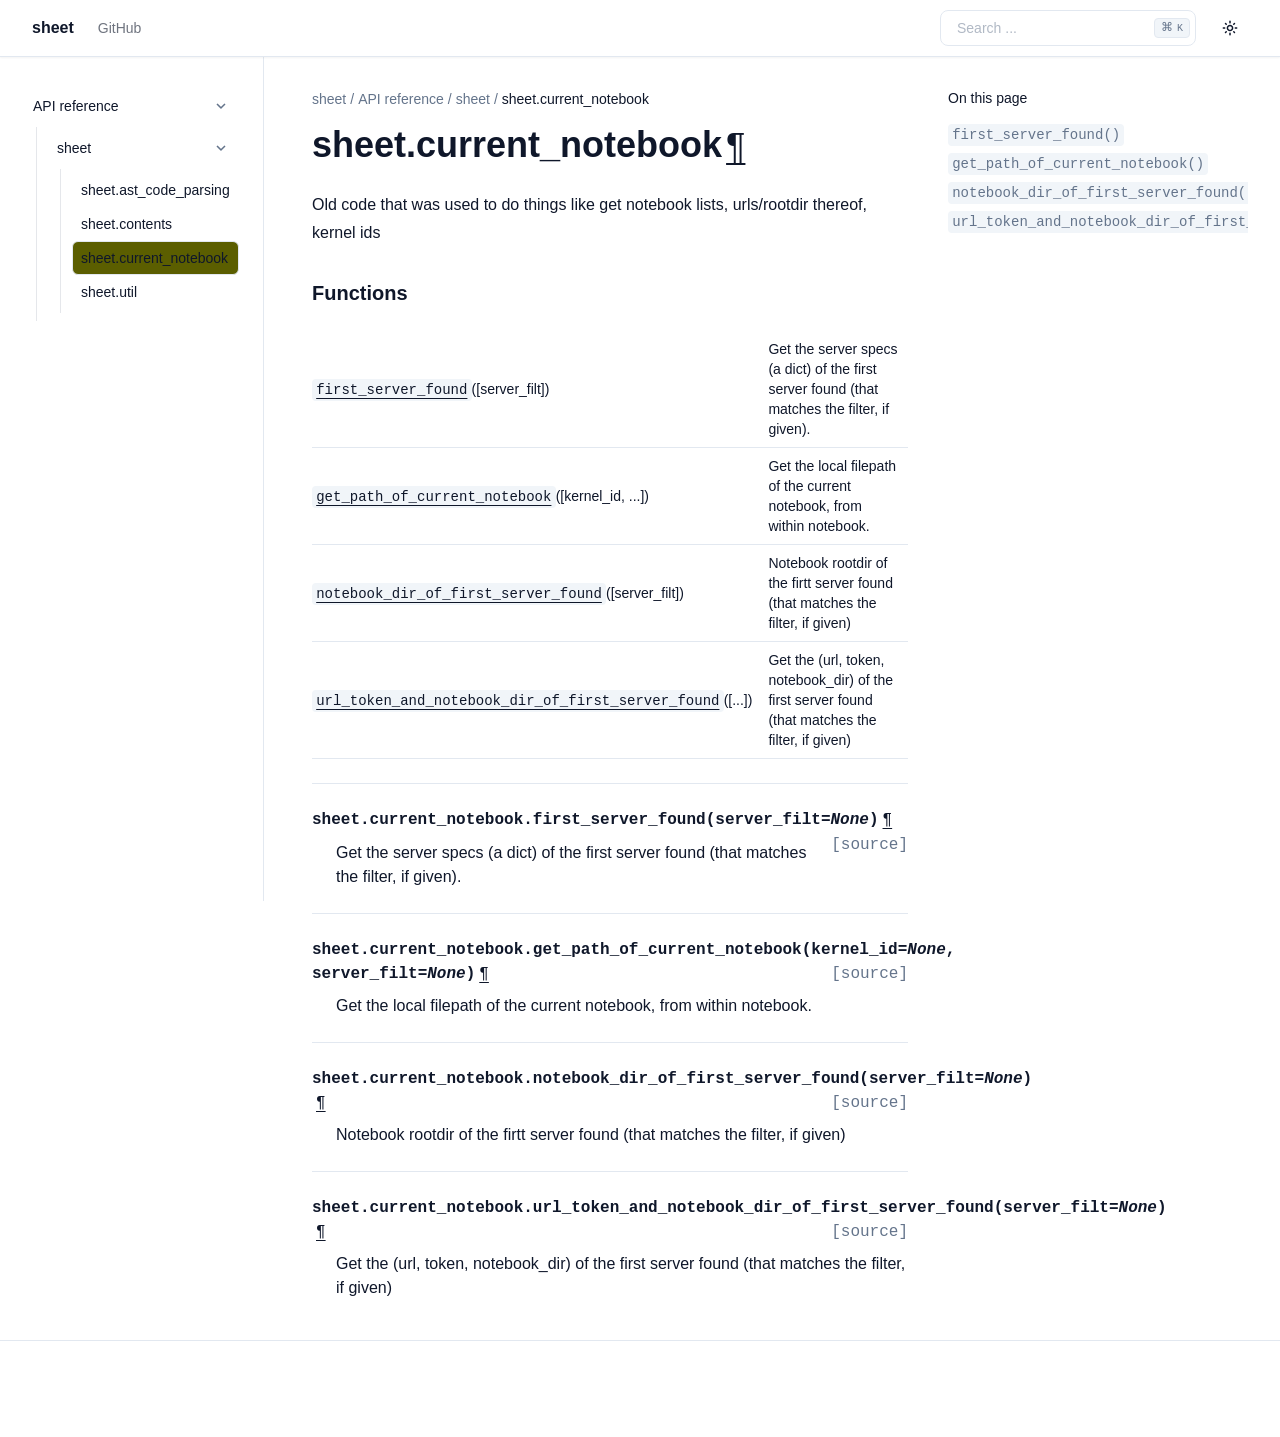
<file: _autosummary/sheet.current_notebook.html>
<!DOCTYPE html>

<html :class="{ 'dark' : darkMode === true }" data-content_root="../" lang="en" x-data="{ darkMode: $persist(window.matchMedia('(prefers-color-scheme: dark)').matches), activeSection: ''}">
<head>
<script>
    (function () {
      // Set initial color scheme
      if ((localStorage.getItem("_x_darkMode") === "true") || (window.matchMedia("(prefers-color-scheme: dark)").matches)) {
        document.documentElement.classList.add("dark");
      }

      // Watch for media preference changes
      window.matchMedia("(prefers-color-scheme: dark)").addEventListener("change", (event) => {
        localStorage.setItem("_x_darkMode", event.matches);
        document.documentElement.classList.toggle("dark", event.matches);
      });
    })();
  </script>
<meta content="width=device-width, initial-scale=1.0" name="viewport"/>
<meta charset="utf-8"/>
<meta content="#ffffff" media="(prefers-color-scheme: light)" name="theme-color"/>
<meta content="#030711" media="(prefers-color-scheme: dark)" name="theme-color"/>
<meta content="width=device-width, initial-scale=1" name="viewport"/>
<link href="sheet.current_notebook.html.md" rel="alternate" type="text/markdown"/>
<link href="../llms.txt" rel="describedby" type="text/markdown"/>
<link href="sheet.current_notebook.html.md" rel="alternate" type="text/markdown"/>
<link href="llms.txt" rel="describedby"/>
<title>sheet.current_notebook | sheet</title>
<meta content="sheet.current_notebook | sheet" property="og:title"/>
<meta content="sheet.current_notebook | sheet" name="twitter:title"/>
<link href="../_static/pygments.css?v=d75fae25" rel="stylesheet" type="text/css"/>
<link href="../_static/theme.css?v=009055c6" rel="stylesheet" type="text/css"/>
<link href="../_static/sphinx_autodoc_typehints.css?v=057ac668" rel="stylesheet" type="text/css"/>
<link href="../_static/copybutton.css?v=76b2166b" rel="stylesheet" type="text/css"/>
<link href="../_static/epythet.css?v=05d74d08" rel="stylesheet" type="text/css"/>
<link href="../search.html" rel="search" title="Search"/>
<link href="../genindex.html" rel="index" title="Index"/>
<link href="sheet.util.html" rel="next" title="sheet.util"/>
<link href="sheet.contents.html" rel="prev" title="sheet.contents"/>
</head>
<body :class="{ 'overflow-hidden': showSidebar }" class="min-h-screen font-sans antialiased bg-background text-foreground" x-data="{ showSidebar: false, showScrollTop: false }">
<div @click.self="showSidebar = false" class="fixed inset-0 z-50 overflow-hidden bg-background/80 backdrop-blur-sm md:hidden" x-cloak="" x-show="showSidebar"></div><div class="relative flex flex-col min-h-screen" id="page"><a class="absolute top-0 left-0 z-[100] block bg-background p-4 text-xl transition -translate-x-full opacity-0 focus:translate-x-0 focus:opacity-100" href="#content">
      Skip to content
    </a><header class="sticky top-0 z-40 w-full border-b shadow-xs border-border bg-background/90 backdrop-blur"><div class="container flex items-center h-14">
<div class="hidden mr-4 md:flex">
<a class="flex items-center mr-6" href="../index.html"><span class="hidden font-bold sm:inline-block text-clip whitespace-nowrap">sheet</span>
</a><nav class="flex items-center gap-6 text-sm font-medium">
<a class="transition-colors hover:text-foreground/80 text-foreground/60" href="https://github.com/thorwhalen/sheet" rel="noopener nofollow">GitHub</a>
</nav></div><button @click="showSidebar = true" class="inline-flex items-center justify-center h-10 px-0 py-2 mr-2 text-base font-medium transition-colors rounded-md hover:text-accent-foreground hover:bg-transparent md:hidden" type="button">
<svg aria-hidden="true" fill="currentColor" height="24" viewbox="0 96 960 960" width="24" xmlns="http://www.w3.org/2000/svg">
<path d="M152.587 825.087q-19.152 0-32.326-13.174t-13.174-32.326q0-19.152 13.174-32.326t32.326-13.174h440q19.152 0 32.326 13.174t13.174 32.326q0 19.152-13.174 32.326t-32.326 13.174h-440Zm0-203.587q-19.152 0-32.326-13.174T107.087 576q0-19.152 13.174-32.326t32.326-13.174h320q19.152 0 32.326 13.174T518.087 576q0 19.152-13.174 32.326T472.587 621.5h-320Zm0-203.587q-19.152 0-32.326-13.174t-13.174-32.326q0-19.152 13.174-32.326t32.326-13.174h440q19.152 0 32.326 13.174t13.174 32.326q0 19.152-13.174 32.326t-32.326 13.174h-440ZM708.913 576l112.174 112.174q12.674 12.674 12.674 31.826t-12.674 31.826Q808.413 764.5 789.261 764.5t-31.826-12.674l-144-144Q600 594.391 600 576t13.435-31.826l144-144q12.674-12.674 31.826-12.674t31.826 12.674q12.674 12.674 12.674 31.826t-12.674 31.826L708.913 576Z"></path>
</svg>
<span class="sr-only">Toggle navigation menu</span>
</button>
<div class="flex items-center justify-between flex-1 gap-2 sm:gap-4 md:justify-end">
<div class="flex-1 w-full md:w-auto md:flex-none"><form @keydown.k.window.meta="$refs.search.focus()" action="../search.html" class="relative flex items-center group" id="searchbox" method="get">
<input aria-label="Search the docs" class="inline-flex items-center font-medium transition-colors bg-transparent focus-visible:outline-none focus-visible:ring-2 focus-visible:ring-ring focus-visible:ring-offset-2 ring-offset-background border border-input hover:bg-accent focus:bg-accent hover:text-accent-foreground focus:text-accent-foreground hover:placeholder-accent-foreground py-2 px-4 relative h-9 w-full justify-start rounded-[0.5rem] text-sm text-muted-foreground sm:pr-12 md:w-40 lg:w-64" id="search-input" name="q" placeholder="Search ..." type="search" x-ref="search"/>
<kbd class="pointer-events-none absolute right-1.5 top-2 hidden h-5 select-none text-muted-foreground items-center gap-1 rounded border border-border bg-muted px-1.5 font-mono text-[10px] font-medium opacity-100 sm:flex group-hover:bg-accent group-hover:text-accent-foreground">
<span class="text-xs">⌘</span>
    K
  </kbd>
</form>
</div>
<nav class="flex items-center gap-1">
<button @click="darkMode = !darkMode" class="relative inline-flex items-center justify-center px-0 text-sm font-medium transition-colors rounded-md hover:bg-accent hover:text-accent-foreground h-9 w-9" title="Toggle color scheme" type="button">
<svg class="absolute transition-all scale-100 rotate-0 dark:-rotate-90 dark:scale-0" fill="currentColor" height="16" viewbox="0 96 960 960" width="16" xmlns="http://www.w3.org/2000/svg">
<path d="M480 685q45.456 0 77.228-31.772Q589 621.456 589 576q0-45.456-31.772-77.228Q525.456 467 480 467q-45.456 0-77.228 31.772Q371 530.544 371 576q0 45.456 31.772 77.228Q434.544 685 480 685Zm0 91q-83 0-141.5-58.5T280 576q0-83 58.5-141.5T480 376q83 0 141.5 58.5T680 576q0 83-58.5 141.5T480 776ZM80 621.5q-19.152 0-32.326-13.174T34.5 576q0-19.152 13.174-32.326T80 530.5h80q19.152 0 32.326 13.174T205.5 576q0 19.152-13.174 32.326T160 621.5H80Zm720 0q-19.152 0-32.326-13.174T754.5 576q0-19.152 13.174-32.326T800 530.5h80q19.152 0 32.326 13.174T925.5 576q0 19.152-13.174 32.326T880 621.5h-80Zm-320-320q-19.152 0-32.326-13.174T434.5 256v-80q0-19.152 13.174-32.326T480 130.5q19.152 0 32.326 13.174T525.5 176v80q0 19.152-13.174 32.326T480 301.5Zm0 720q-19.152 0-32.326-13.17Q434.5 995.152 434.5 976v-80q0-19.152 13.174-32.326T480 850.5q19.152 0 32.326 13.174T525.5 896v80q0 19.152-13.174 32.33-13.174 13.17-32.326 13.17ZM222.174 382.065l-43-42Q165.5 327.391 166 308.239t13.174-33.065q13.435-13.674 32.587-13.674t32.065 13.674l42.239 43q12.674 13.435 12.555 31.706-.12 18.272-12.555 31.946-12.674 13.674-31.445 13.413-18.772-.261-32.446-13.174Zm494 494.761-42.239-43q-12.674-13.435-12.674-32.087t12.674-31.565Q686.609 756.5 705.38 757q18.772.5 32.446 13.174l43 41.761Q794.5 824.609 794 843.761t-13.174 33.065Q767.391 890.5 748.239 890.5t-32.065-13.674Zm-42-494.761Q660.5 369.391 661 350.62q.5-18.772 13.174-32.446l41.761-43Q728.609 261.5 747.761 262t33.065 13.174q13.674 13.435 13.674 32.587t-13.674 32.065l-43 42.239q-13.435 12.674-31.706 12.555-18.272-.12-31.946-12.555Zm-495 494.761Q165.5 863.391 165.5 844.239t13.674-32.065l43-42.239q13.435-12.674 32.087-12.674t31.565 12.674Q299.5 782.609 299 801.38q-.5 18.772-13.174 32.446l-41.761 43Q231.391 890.5 212.239 890t-33.065-13.174ZM480 576Z"></path>
</svg>
<svg class="absolute transition-all scale-0 rotate-90 dark:rotate-0 dark:scale-100" fill="currentColor" height="16" viewbox="0 96 960 960" width="16" xmlns="http://www.w3.org/2000/svg">
<path d="M480 936q-151 0-255.5-104.5T120 576q0-138 90-239.5T440 218q25-3 39 18t-1 44q-17 26-25.5 55t-8.5 61q0 90 63 153t153 63q31 0 61.5-9t54.5-25q21-14 43-1.5t19 39.5q-14 138-117.5 229T480 936Zm0-80q88 0 158-48.5T740 681q-20 5-40 8t-40 3q-123 0-209.5-86.5T364 396q0-20 3-40t8-40q-78 32-126.5 102T200 576q0 116 82 198t198 82Zm-10-270Z"></path>
</svg>
</button>
</nav>
</div>
</div>
</header>
<div class="flex-1"><div class="container md:grid md:grid-cols-[220px_minmax(0,1fr)] md:gap-6 lg:grid-cols-[240px_minmax(0,1fr)] lg:gap-10"><aside :aria-hidden="!showSidebar" :class="{ 'translate-x-0': showSidebar }" class="fixed inset-y-0 left-0 md:top-14 z-50 md:z-30 bg-background md:bg-transparent transition-all duration-100 -translate-x-full md:translate-x-0 ml-0 p-6 md:p-0 md:-ml-2 md:h-[calc(100vh-3.5rem)] w-5/6 md:w-full overflow-y-auto border-r border-border md:sticky" id="left-sidebar">
<a class="justify-start text-sm md:!hidden bg-background" href="../index.html"><span class="font-bold text-clip whitespace-nowrap">sheet</span>
</a>
<div class="relative overflow-hidden md:overflow-auto my-4 md:my-0">
<div class="overflow-y-auto h-full w-full relative pr-6"><nav class="flex md:hidden flex-col font-medium mt-4">
<a href="https://github.com/thorwhalen/sheet" rel="nofollow noopener">GitHub</a>
</nav><nav class="table w-full min-w-full my-6 lg:my-8">
<ul class="current">
<li class="toctree-l1 current" x-data="{ expanded: $el.classList.contains('current') ? true : false }"><a :class="{ 'expanded' : expanded }" @click="expanded = !expanded" class="reference internal expandable" href="../api.html">API reference<button @click.prevent.stop="expanded = !expanded" type="button" x-cloak=""><span class="sr-only"></span><svg fill="currentColor" height="18px" stroke="none" viewbox="0 0 24 24" width="18px" xmlns="http://www.w3.org/2000/svg"><path d="M10 6L8.59 7.41 13.17 12l-4.58 4.59L10 18l6-6z"></path></svg></button></a><ul class="current" x-show="expanded">
<li class="toctree-l2 current" x-data="{ expanded: $el.classList.contains('current') ? true : false }"><a :class="{ 'expanded' : expanded }" @click="expanded = !expanded" class="reference internal expandable" href="sheet.html">sheet<button @click.prevent.stop="expanded = !expanded" type="button" x-cloak=""><span class="sr-only"></span><svg fill="currentColor" height="18px" stroke="none" viewbox="0 0 24 24" width="18px" xmlns="http://www.w3.org/2000/svg"><path d="M10 6L8.59 7.41 13.17 12l-4.58 4.59L10 18l6-6z"></path></svg></button></a><ul class="current" x-show="expanded">
<li class="toctree-l3"><a class="reference internal" href="sheet.ast_code_parsing.html">sheet.ast_code_parsing</a></li>
<li class="toctree-l3"><a class="reference internal" href="sheet.contents.html">sheet.contents</a></li>
<li class="toctree-l3 current"><a class="current reference internal" href="#">sheet.current_notebook</a></li>
<li class="toctree-l3"><a class="reference internal" href="sheet.util.html">sheet.util</a></li>
</ul>
</li>
</ul>
</li>
</ul>
</nav>
</div>
</div>
<button @click="showSidebar = false" class="absolute md:hidden right-4 top-4 rounded-sm opacity-70 transition-opacity hover:opacity-100" type="button">
<svg class="h-4 w-4" fill="currentColor" height="24" stroke="none" viewbox="0 96 960 960" width="24" xmlns="http://www.w3.org/2000/svg">
<path d="M480 632 284 828q-11 11-28 11t-28-11q-11-11-11-28t11-28l196-196-196-196q-11-11-11-28t11-28q11-11 28-11t28 11l196 196 196-196q11-11 28-11t28 11q11 11 11 28t-11 28L536 576l196 196q11 11 11 28t-11 28q-11 11-28 11t-28-11L480 632Z"></path>
</svg>
</button>
</aside>
<main class="relative py-6 lg:gap-10 lg:py-8 xl:grid xl:grid-cols-[1fr_300px]">
<div class="w-full min-w-0 mx-auto">
<nav aria-label="breadcrumbs" class="flex items-center mb-4 space-x-1 text-sm text-muted-foreground">
<a class="overflow-hidden text-ellipsis whitespace-nowrap hover:text-foreground" href="../index.html">
<span class="hidden md:inline">sheet</span>
<svg aria-label="Home" class="md:hidden" fill="currentColor" height="18" stroke="none" viewbox="0 96 960 960" width="18" xmlns="http://www.w3.org/2000/svg">
<path d="M240 856h120V616h240v240h120V496L480 316 240 496v360Zm-80 80V456l320-240 320 240v480H520V696h-80v240H160Zm320-350Z"></path>
</svg>
</a>
<div class="mr-1">/</div><a class="hover:text-foreground overflow-hidden text-ellipsis whitespace-nowrap" href="../api.html">API reference</a>
<div class="mr-1">/</div><a class="hover:text-foreground overflow-hidden text-ellipsis whitespace-nowrap" href="sheet.html">sheet</a>
<div class="mr-1">/</div><span aria-current="page" class="font-medium text-foreground overflow-hidden text-ellipsis whitespace-nowrap">sheet.current_notebook</span>
</nav>
<div id="content" role="main">
<section id="module-sheet.current_notebook">
<span id="sheet-current-notebook"></span><h1>sheet.current_notebook<a @click.prevent="window.navigator.clipboard.writeText($el.href); $el.setAttribute('data-tooltip', 'Copied!'); setTimeout(() =&gt; $el.setAttribute('data-tooltip', 'Copy link to this element'), 2000)" aria-label="Copy link to this element" class="headerlink" data-tooltip="Copy link to this element" href="#module-sheet.current_notebook">¶</a></h1>
<p>Old code that was used to do things like get notebook lists, urls/rootdir thereof, kernel ids</p>
<p class="rubric">Functions</p>
<table class="autosummary longtable docutils align-default">
<tbody>
<tr class="row-odd"><td><p><a class="reference internal" href="#sheet.current_notebook.first_server_found" title="sheet.current_notebook.first_server_found"><code class="xref py py-obj docutils literal notranslate"><span class="pre">first_server_found</span></code></a>([server_filt])</p></td>
<td><p>Get the server specs (a dict) of the first server found (that matches the filter, if given).</p></td>
</tr>
<tr class="row-even"><td><p><a class="reference internal" href="#sheet.current_notebook.get_path_of_current_notebook" title="sheet.current_notebook.get_path_of_current_notebook"><code class="xref py py-obj docutils literal notranslate"><span class="pre">get_path_of_current_notebook</span></code></a>([kernel_id, ...])</p></td>
<td><p>Get the local filepath of the current notebook, from within notebook.</p></td>
</tr>
<tr class="row-odd"><td><p><a class="reference internal" href="#sheet.current_notebook.notebook_dir_of_first_server_found" title="sheet.current_notebook.notebook_dir_of_first_server_found"><code class="xref py py-obj docutils literal notranslate"><span class="pre">notebook_dir_of_first_server_found</span></code></a>([server_filt])</p></td>
<td><p>Notebook rootdir of the firtt server found (that matches the filter, if given)</p></td>
</tr>
<tr class="row-even"><td><p><a class="reference internal" href="#sheet.current_notebook.url_token_and_notebook_dir_of_first_server_found" title="sheet.current_notebook.url_token_and_notebook_dir_of_first_server_found"><code class="xref py py-obj docutils literal notranslate"><span class="pre">url_token_and_notebook_dir_of_first_server_found</span></code></a>([...])</p></td>
<td><p>Get the (url, token, notebook_dir) of the first server found (that matches the filter, if given)</p></td>
</tr>
</tbody>
</table>
<dl class="py function">
<dt class="sig sig-object py" id="sheet.current_notebook.first_server_found">
<span class="sig-prename descclassname"><span class="pre">sheet.current_notebook.</span></span><span class="sig-name descname"><span class="pre">first_server_found</span></span><span class="sig-paren">(</span><em class="sig-param"><span class="n"><span class="pre">server_filt</span></span><span class="o"><span class="pre">=</span></span><span class="default_value"><span class="pre">None</span></span></em><span class="sig-paren">)</span><a class="reference internal" href="../_modules/sheet/current_notebook.html#first_server_found"><span class="viewcode-link"><span class="pre">[source]</span></span></a><a @click.prevent="window.navigator.clipboard.writeText($el.href); $el.setAttribute('data-tooltip', 'Copied!'); setTimeout(() =&gt; $el.setAttribute('data-tooltip', 'Copy link to this element'), 2000)" aria-label="Copy link to this element" class="headerlink" data-tooltip="Copy link to this element" href="#sheet.current_notebook.first_server_found" x-intersect.margin.0%.0%.-70%.0%="activeSection = '#sheet.current_notebook.first_server_found'">¶</a></dt>
<dd><p>Get the server specs (a dict) of the first server found (that matches the filter, if given).</p>
</dd></dl>
<dl class="py function">
<dt class="sig sig-object py" id="sheet.current_notebook.get_path_of_current_notebook">
<span class="sig-prename descclassname"><span class="pre">sheet.current_notebook.</span></span><span class="sig-name descname"><span class="pre">get_path_of_current_notebook</span></span><span class="sig-paren">(</span><em class="sig-param"><span class="n"><span class="pre">kernel_id</span></span><span class="o"><span class="pre">=</span></span><span class="default_value"><span class="pre">None</span></span></em>, <em class="sig-param"><span class="n"><span class="pre">server_filt</span></span><span class="o"><span class="pre">=</span></span><span class="default_value"><span class="pre">None</span></span></em><span class="sig-paren">)</span><a class="reference internal" href="../_modules/sheet/current_notebook.html#get_path_of_current_notebook"><span class="viewcode-link"><span class="pre">[source]</span></span></a><a @click.prevent="window.navigator.clipboard.writeText($el.href); $el.setAttribute('data-tooltip', 'Copied!'); setTimeout(() =&gt; $el.setAttribute('data-tooltip', 'Copy link to this element'), 2000)" aria-label="Copy link to this element" class="headerlink" data-tooltip="Copy link to this element" href="#sheet.current_notebook.get_path_of_current_notebook" x-intersect.margin.0%.0%.-70%.0%="activeSection = '#sheet.current_notebook.get_path_of_current_notebook'">¶</a></dt>
<dd><p>Get the local filepath of the current notebook, from within notebook.</p>
</dd></dl>
<dl class="py function">
<dt class="sig sig-object py" id="sheet.current_notebook.notebook_dir_of_first_server_found">
<span class="sig-prename descclassname"><span class="pre">sheet.current_notebook.</span></span><span class="sig-name descname"><span class="pre">notebook_dir_of_first_server_found</span></span><span class="sig-paren">(</span><em class="sig-param"><span class="n"><span class="pre">server_filt</span></span><span class="o"><span class="pre">=</span></span><span class="default_value"><span class="pre">None</span></span></em><span class="sig-paren">)</span><a class="reference internal" href="../_modules/sheet/current_notebook.html#notebook_dir_of_first_server_found"><span class="viewcode-link"><span class="pre">[source]</span></span></a><a @click.prevent="window.navigator.clipboard.writeText($el.href); $el.setAttribute('data-tooltip', 'Copied!'); setTimeout(() =&gt; $el.setAttribute('data-tooltip', 'Copy link to this element'), 2000)" aria-label="Copy link to this element" class="headerlink" data-tooltip="Copy link to this element" href="#sheet.current_notebook.notebook_dir_of_first_server_found" x-intersect.margin.0%.0%.-70%.0%="activeSection = '#sheet.current_notebook.notebook_dir_of_first_server_found'">¶</a></dt>
<dd><p>Notebook rootdir of the firtt server found (that matches the filter, if given)</p>
</dd></dl>
<dl class="py function">
<dt class="sig sig-object py" id="sheet.current_notebook.url_token_and_notebook_dir_of_first_server_found">
<span class="sig-prename descclassname"><span class="pre">sheet.current_notebook.</span></span><span class="sig-name descname"><span class="pre">url_token_and_notebook_dir_of_first_server_found</span></span><span class="sig-paren">(</span><em class="sig-param"><span class="n"><span class="pre">server_filt</span></span><span class="o"><span class="pre">=</span></span><span class="default_value"><span class="pre">None</span></span></em><span class="sig-paren">)</span><a class="reference internal" href="../_modules/sheet/current_notebook.html#url_token_and_notebook_dir_of_first_server_found"><span class="viewcode-link"><span class="pre">[source]</span></span></a><a @click.prevent="window.navigator.clipboard.writeText($el.href); $el.setAttribute('data-tooltip', 'Copied!'); setTimeout(() =&gt; $el.setAttribute('data-tooltip', 'Copy link to this element'), 2000)" aria-label="Copy link to this element" class="headerlink" data-tooltip="Copy link to this element" href="#sheet.current_notebook.url_token_and_notebook_dir_of_first_server_found" x-intersect.margin.0%.0%.-70%.0%="activeSection = '#sheet.current_notebook.url_token_and_notebook_dir_of_first_server_found'">¶</a></dt>
<dd><p>Get the (url, token, notebook_dir) of the first server found (that matches the filter, if given)</p>
</dd></dl>
</section>
</div></div><aside class="hidden text-sm xl:block" id="right-sidebar">
<div class="sticky top-16 -mt-10 max-h-[calc(100vh-5rem)] h-full overflow-y-auto pt-6 space-y-2"><p class="font-medium">On this page</p>
<ul>
<li><a :data-current="activeSection === '#sheet.current_notebook.first_server_found'" class="reference internal" href="#sheet.current_notebook.first_server_found"><code class="docutils literal notranslate"><span class="pre">first_server_found()</span></code></a></li>
<li><a :data-current="activeSection === '#sheet.current_notebook.get_path_of_current_notebook'" class="reference internal" href="#sheet.current_notebook.get_path_of_current_notebook"><code class="docutils literal notranslate"><span class="pre">get_path_of_current_notebook()</span></code></a></li>
<li><a :data-current="activeSection === '#sheet.current_notebook.notebook_dir_of_first_server_found'" class="reference internal" href="#sheet.current_notebook.notebook_dir_of_first_server_found"><code class="docutils literal notranslate"><span class="pre">notebook_dir_of_first_server_found()</span></code></a></li>
<li><a :data-current="activeSection === '#sheet.current_notebook.url_token_and_notebook_dir_of_first_server_found'" class="reference internal" href="#sheet.current_notebook.url_token_and_notebook_dir_of_first_server_found"><code class="docutils literal notranslate"><span class="pre">url_token_and_notebook_dir_of_first_server_found()</span></code></a></li>
</ul>
</div>
</aside>
</main>
</div>
</div><footer class="py-6 border-t border-border md:py-0">
<div class="container flex flex-col items-center justify-between gap-4 md:h-24 md:flex-row">
<div class="flex flex-col items-center gap-4 px-8 md:flex-row md:gap-2 md:px-0">
<p class="text-sm leading-loose text-center text-muted-foreground md:text-left"></p>
</div>
</div>
</footer>
</div>
<script src="../_static/documentation_options.js?v=282f96c0"></script>
<script src="../_static/doctools.js?v=fd6eb6e6"></script>
<script src="../_static/sphinx_highlight.js?v=6ffebe34"></script>
<script src="../_static/clipboard.min.js?v=a7894cd8"></script>
<script src="../_static/copybutton.js?v=fd10adb8"></script>
<script defer="defer" src="../_static/theme.js?v=49cc6205"></script>
</body>
</html>
</file>
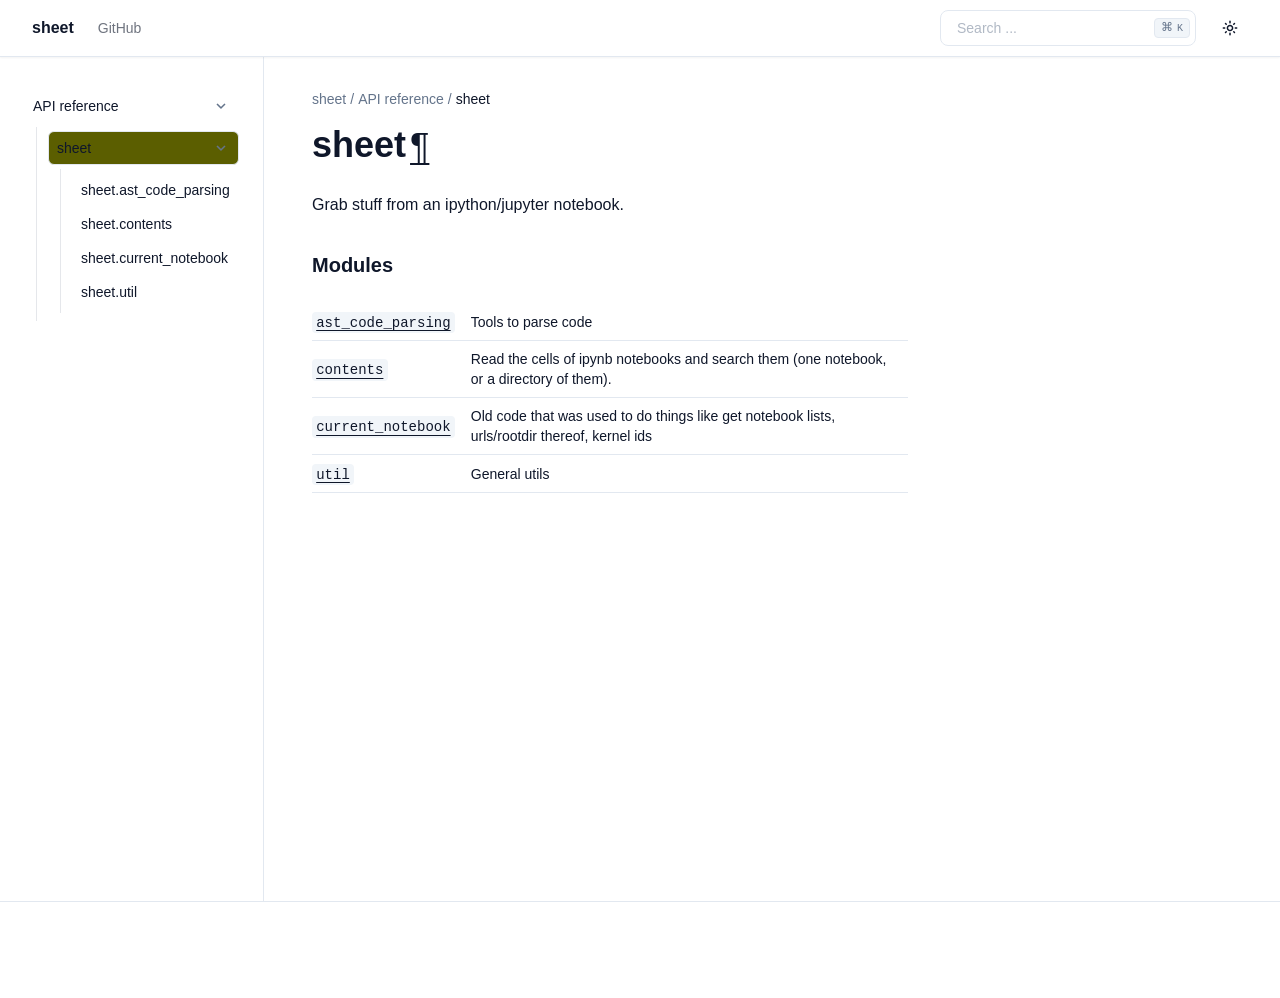
<file: _autosummary/sheet.html>
<!DOCTYPE html>

<html :class="{ 'dark' : darkMode === true }" data-content_root="../" lang="en" x-data="{ darkMode: $persist(window.matchMedia('(prefers-color-scheme: dark)').matches), activeSection: ''}">
<head>
<script>
    (function () {
      // Set initial color scheme
      if ((localStorage.getItem("_x_darkMode") === "true") || (window.matchMedia("(prefers-color-scheme: dark)").matches)) {
        document.documentElement.classList.add("dark");
      }

      // Watch for media preference changes
      window.matchMedia("(prefers-color-scheme: dark)").addEventListener("change", (event) => {
        localStorage.setItem("_x_darkMode", event.matches);
        document.documentElement.classList.toggle("dark", event.matches);
      });
    })();
  </script>
<meta content="width=device-width, initial-scale=1.0" name="viewport"/>
<meta charset="utf-8"/>
<meta content="#ffffff" media="(prefers-color-scheme: light)" name="theme-color"/>
<meta content="#030711" media="(prefers-color-scheme: dark)" name="theme-color"/>
<meta content="width=device-width, initial-scale=1" name="viewport"/>
<link href="sheet.html.md" rel="alternate" type="text/markdown"/>
<link href="../llms.txt" rel="describedby" type="text/markdown"/>
<link href="sheet.html.md" rel="alternate" type="text/markdown"/>
<link href="llms.txt" rel="describedby"/>
<title>sheet</title>
<meta content="sheet" property="og:title"/>
<meta content="sheet" name="twitter:title"/>
<link href="../_static/pygments.css?v=d75fae25" rel="stylesheet" type="text/css"/>
<link href="../_static/theme.css?v=009055c6" rel="stylesheet" type="text/css"/>
<link href="../_static/sphinx_autodoc_typehints.css?v=057ac668" rel="stylesheet" type="text/css"/>
<link href="../_static/copybutton.css?v=76b2166b" rel="stylesheet" type="text/css"/>
<link href="../_static/epythet.css?v=05d74d08" rel="stylesheet" type="text/css"/>
<link href="../search.html" rel="search" title="Search"/>
<link href="../genindex.html" rel="index" title="Index"/>
<link href="sheet.ast_code_parsing.html" rel="next" title="sheet.ast_code_parsing"/>
<link href="../api.html" rel="prev" title="API reference"/>
</head>
<body :class="{ 'overflow-hidden': showSidebar }" class="min-h-screen font-sans antialiased bg-background text-foreground" x-data="{ showSidebar: false, showScrollTop: false }">
<div @click.self="showSidebar = false" class="fixed inset-0 z-50 overflow-hidden bg-background/80 backdrop-blur-sm md:hidden" x-cloak="" x-show="showSidebar"></div><div class="relative flex flex-col min-h-screen" id="page"><a class="absolute top-0 left-0 z-[100] block bg-background p-4 text-xl transition -translate-x-full opacity-0 focus:translate-x-0 focus:opacity-100" href="#content">
      Skip to content
    </a><header class="sticky top-0 z-40 w-full border-b shadow-xs border-border bg-background/90 backdrop-blur"><div class="container flex items-center h-14">
<div class="hidden mr-4 md:flex">
<a class="flex items-center mr-6" href="../index.html"><span class="hidden font-bold sm:inline-block text-clip whitespace-nowrap">sheet</span>
</a><nav class="flex items-center gap-6 text-sm font-medium">
<a class="transition-colors hover:text-foreground/80 text-foreground/60" href="https://github.com/thorwhalen/sheet" rel="noopener nofollow">GitHub</a>
</nav></div><button @click="showSidebar = true" class="inline-flex items-center justify-center h-10 px-0 py-2 mr-2 text-base font-medium transition-colors rounded-md hover:text-accent-foreground hover:bg-transparent md:hidden" type="button">
<svg aria-hidden="true" fill="currentColor" height="24" viewbox="0 96 960 960" width="24" xmlns="http://www.w3.org/2000/svg">
<path d="M152.587 825.087q-19.152 0-32.326-13.174t-13.174-32.326q0-19.152 13.174-32.326t32.326-13.174h440q19.152 0 32.326 13.174t13.174 32.326q0 19.152-13.174 32.326t-32.326 13.174h-440Zm0-203.587q-19.152 0-32.326-13.174T107.087 576q0-19.152 13.174-32.326t32.326-13.174h320q19.152 0 32.326 13.174T518.087 576q0 19.152-13.174 32.326T472.587 621.5h-320Zm0-203.587q-19.152 0-32.326-13.174t-13.174-32.326q0-19.152 13.174-32.326t32.326-13.174h440q19.152 0 32.326 13.174t13.174 32.326q0 19.152-13.174 32.326t-32.326 13.174h-440ZM708.913 576l112.174 112.174q12.674 12.674 12.674 31.826t-12.674 31.826Q808.413 764.5 789.261 764.5t-31.826-12.674l-144-144Q600 594.391 600 576t13.435-31.826l144-144q12.674-12.674 31.826-12.674t31.826 12.674q12.674 12.674 12.674 31.826t-12.674 31.826L708.913 576Z"></path>
</svg>
<span class="sr-only">Toggle navigation menu</span>
</button>
<div class="flex items-center justify-between flex-1 gap-2 sm:gap-4 md:justify-end">
<div class="flex-1 w-full md:w-auto md:flex-none"><form @keydown.k.window.meta="$refs.search.focus()" action="../search.html" class="relative flex items-center group" id="searchbox" method="get">
<input aria-label="Search the docs" class="inline-flex items-center font-medium transition-colors bg-transparent focus-visible:outline-none focus-visible:ring-2 focus-visible:ring-ring focus-visible:ring-offset-2 ring-offset-background border border-input hover:bg-accent focus:bg-accent hover:text-accent-foreground focus:text-accent-foreground hover:placeholder-accent-foreground py-2 px-4 relative h-9 w-full justify-start rounded-[0.5rem] text-sm text-muted-foreground sm:pr-12 md:w-40 lg:w-64" id="search-input" name="q" placeholder="Search ..." type="search" x-ref="search"/>
<kbd class="pointer-events-none absolute right-1.5 top-2 hidden h-5 select-none text-muted-foreground items-center gap-1 rounded border border-border bg-muted px-1.5 font-mono text-[10px] font-medium opacity-100 sm:flex group-hover:bg-accent group-hover:text-accent-foreground">
<span class="text-xs">⌘</span>
    K
  </kbd>
</form>
</div>
<nav class="flex items-center gap-1">
<button @click="darkMode = !darkMode" class="relative inline-flex items-center justify-center px-0 text-sm font-medium transition-colors rounded-md hover:bg-accent hover:text-accent-foreground h-9 w-9" title="Toggle color scheme" type="button">
<svg class="absolute transition-all scale-100 rotate-0 dark:-rotate-90 dark:scale-0" fill="currentColor" height="16" viewbox="0 96 960 960" width="16" xmlns="http://www.w3.org/2000/svg">
<path d="M480 685q45.456 0 77.228-31.772Q589 621.456 589 576q0-45.456-31.772-77.228Q525.456 467 480 467q-45.456 0-77.228 31.772Q371 530.544 371 576q0 45.456 31.772 77.228Q434.544 685 480 685Zm0 91q-83 0-141.5-58.5T280 576q0-83 58.5-141.5T480 376q83 0 141.5 58.5T680 576q0 83-58.5 141.5T480 776ZM80 621.5q-19.152 0-32.326-13.174T34.5 576q0-19.152 13.174-32.326T80 530.5h80q19.152 0 32.326 13.174T205.5 576q0 19.152-13.174 32.326T160 621.5H80Zm720 0q-19.152 0-32.326-13.174T754.5 576q0-19.152 13.174-32.326T800 530.5h80q19.152 0 32.326 13.174T925.5 576q0 19.152-13.174 32.326T880 621.5h-80Zm-320-320q-19.152 0-32.326-13.174T434.5 256v-80q0-19.152 13.174-32.326T480 130.5q19.152 0 32.326 13.174T525.5 176v80q0 19.152-13.174 32.326T480 301.5Zm0 720q-19.152 0-32.326-13.17Q434.5 995.152 434.5 976v-80q0-19.152 13.174-32.326T480 850.5q19.152 0 32.326 13.174T525.5 896v80q0 19.152-13.174 32.33-13.174 13.17-32.326 13.17ZM222.174 382.065l-43-42Q165.5 327.391 166 308.239t13.174-33.065q13.435-13.674 32.587-13.674t32.065 13.674l42.239 43q12.674 13.435 12.555 31.706-.12 18.272-12.555 31.946-12.674 13.674-31.445 13.413-18.772-.261-32.446-13.174Zm494 494.761-42.239-43q-12.674-13.435-12.674-32.087t12.674-31.565Q686.609 756.5 705.38 757q18.772.5 32.446 13.174l43 41.761Q794.5 824.609 794 843.761t-13.174 33.065Q767.391 890.5 748.239 890.5t-32.065-13.674Zm-42-494.761Q660.5 369.391 661 350.62q.5-18.772 13.174-32.446l41.761-43Q728.609 261.5 747.761 262t33.065 13.174q13.674 13.435 13.674 32.587t-13.674 32.065l-43 42.239q-13.435 12.674-31.706 12.555-18.272-.12-31.946-12.555Zm-495 494.761Q165.5 863.391 165.5 844.239t13.674-32.065l43-42.239q13.435-12.674 32.087-12.674t31.565 12.674Q299.5 782.609 299 801.38q-.5 18.772-13.174 32.446l-41.761 43Q231.391 890.5 212.239 890t-33.065-13.174ZM480 576Z"></path>
</svg>
<svg class="absolute transition-all scale-0 rotate-90 dark:rotate-0 dark:scale-100" fill="currentColor" height="16" viewbox="0 96 960 960" width="16" xmlns="http://www.w3.org/2000/svg">
<path d="M480 936q-151 0-255.5-104.5T120 576q0-138 90-239.5T440 218q25-3 39 18t-1 44q-17 26-25.5 55t-8.5 61q0 90 63 153t153 63q31 0 61.5-9t54.5-25q21-14 43-1.5t19 39.5q-14 138-117.5 229T480 936Zm0-80q88 0 158-48.5T740 681q-20 5-40 8t-40 3q-123 0-209.5-86.5T364 396q0-20 3-40t8-40q-78 32-126.5 102T200 576q0 116 82 198t198 82Zm-10-270Z"></path>
</svg>
</button>
</nav>
</div>
</div>
</header>
<div class="flex-1"><div class="container md:grid md:grid-cols-[220px_minmax(0,1fr)] md:gap-6 lg:grid-cols-[240px_minmax(0,1fr)] lg:gap-10"><aside :aria-hidden="!showSidebar" :class="{ 'translate-x-0': showSidebar }" class="fixed inset-y-0 left-0 md:top-14 z-50 md:z-30 bg-background md:bg-transparent transition-all duration-100 -translate-x-full md:translate-x-0 ml-0 p-6 md:p-0 md:-ml-2 md:h-[calc(100vh-3.5rem)] w-5/6 md:w-full overflow-y-auto border-r border-border md:sticky" id="left-sidebar">
<a class="justify-start text-sm md:!hidden bg-background" href="../index.html"><span class="font-bold text-clip whitespace-nowrap">sheet</span>
</a>
<div class="relative overflow-hidden md:overflow-auto my-4 md:my-0">
<div class="overflow-y-auto h-full w-full relative pr-6"><nav class="flex md:hidden flex-col font-medium mt-4">
<a href="https://github.com/thorwhalen/sheet" rel="nofollow noopener">GitHub</a>
</nav><nav class="table w-full min-w-full my-6 lg:my-8">
<ul class="current">
<li class="toctree-l1 current" x-data="{ expanded: $el.classList.contains('current') ? true : false }"><a :class="{ 'expanded' : expanded }" @click="expanded = !expanded" class="reference internal expandable" href="../api.html">API reference<button @click.prevent.stop="expanded = !expanded" type="button" x-cloak=""><span class="sr-only"></span><svg fill="currentColor" height="18px" stroke="none" viewbox="0 0 24 24" width="18px" xmlns="http://www.w3.org/2000/svg"><path d="M10 6L8.59 7.41 13.17 12l-4.58 4.59L10 18l6-6z"></path></svg></button></a><ul class="current" x-show="expanded">
<li class="toctree-l2 current" x-data="{ expanded: $el.classList.contains('current') ? true : false }"><a :class="{ 'expanded' : expanded }" @click="expanded = !expanded" class="current reference internal expandable" href="#">sheet<button @click.prevent.stop="expanded = !expanded" type="button" x-cloak=""><span class="sr-only"></span><svg fill="currentColor" height="18px" stroke="none" viewbox="0 0 24 24" width="18px" xmlns="http://www.w3.org/2000/svg"><path d="M10 6L8.59 7.41 13.17 12l-4.58 4.59L10 18l6-6z"></path></svg></button></a><ul x-cloak="" x-show="expanded">
<li class="toctree-l3"><a class="reference internal" href="sheet.ast_code_parsing.html">sheet.ast_code_parsing</a></li>
<li class="toctree-l3"><a class="reference internal" href="sheet.contents.html">sheet.contents</a></li>
<li class="toctree-l3"><a class="reference internal" href="sheet.current_notebook.html">sheet.current_notebook</a></li>
<li class="toctree-l3"><a class="reference internal" href="sheet.util.html">sheet.util</a></li>
</ul>
</li>
</ul>
</li>
</ul>
</nav>
</div>
</div>
<button @click="showSidebar = false" class="absolute md:hidden right-4 top-4 rounded-sm opacity-70 transition-opacity hover:opacity-100" type="button">
<svg class="h-4 w-4" fill="currentColor" height="24" stroke="none" viewbox="0 96 960 960" width="24" xmlns="http://www.w3.org/2000/svg">
<path d="M480 632 284 828q-11 11-28 11t-28-11q-11-11-11-28t11-28l196-196-196-196q-11-11-11-28t11-28q11-11 28-11t28 11l196 196 196-196q11-11 28-11t28 11q11 11 11 28t-11 28L536 576l196 196q11 11 11 28t-11 28q-11 11-28 11t-28-11L480 632Z"></path>
</svg>
</button>
</aside>
<main class="relative py-6 lg:gap-10 lg:py-8 xl:grid xl:grid-cols-[1fr_300px]">
<div class="w-full min-w-0 mx-auto">
<nav aria-label="breadcrumbs" class="flex items-center mb-4 space-x-1 text-sm text-muted-foreground">
<a class="overflow-hidden text-ellipsis whitespace-nowrap hover:text-foreground" href="../index.html">
<span class="hidden md:inline">sheet</span>
<svg aria-label="Home" class="md:hidden" fill="currentColor" height="18" stroke="none" viewbox="0 96 960 960" width="18" xmlns="http://www.w3.org/2000/svg">
<path d="M240 856h120V616h240v240h120V496L480 316 240 496v360Zm-80 80V456l320-240 320 240v480H520V696h-80v240H160Zm320-350Z"></path>
</svg>
</a>
<div class="mr-1">/</div><a class="hover:text-foreground overflow-hidden text-ellipsis whitespace-nowrap" href="../api.html">API reference</a>
<div class="mr-1">/</div><span aria-current="page" class="font-medium text-foreground overflow-hidden text-ellipsis whitespace-nowrap">sheet</span>
</nav>
<div id="content" role="main">
<section id="module-sheet">
<span id="sheet"></span><h1>sheet<a @click.prevent="window.navigator.clipboard.writeText($el.href); $el.setAttribute('data-tooltip', 'Copied!'); setTimeout(() =&gt; $el.setAttribute('data-tooltip', 'Copy link to this element'), 2000)" aria-label="Copy link to this element" class="headerlink" data-tooltip="Copy link to this element" href="#module-sheet">¶</a></h1>
<p>Grab stuff from an ipython/jupyter notebook.</p>
<p class="rubric">Modules</p>
<table class="autosummary longtable docutils align-default">
<tbody>
<tr class="row-odd"><td><p><a class="reference internal" href="sheet.ast_code_parsing.html#module-sheet.ast_code_parsing" title="sheet.ast_code_parsing"><code class="xref py py-obj docutils literal notranslate"><span class="pre">ast_code_parsing</span></code></a></p></td>
<td><p>Tools to parse code</p></td>
</tr>
<tr class="row-even"><td><p><a class="reference internal" href="sheet.contents.html#module-sheet.contents" title="sheet.contents"><code class="xref py py-obj docutils literal notranslate"><span class="pre">contents</span></code></a></p></td>
<td><p>Read the cells of ipynb notebooks and search them (one notebook, or a directory of them).</p></td>
</tr>
<tr class="row-odd"><td><p><a class="reference internal" href="sheet.current_notebook.html#module-sheet.current_notebook" title="sheet.current_notebook"><code class="xref py py-obj docutils literal notranslate"><span class="pre">current_notebook</span></code></a></p></td>
<td><p>Old code that was used to do things like get notebook lists, urls/rootdir thereof, kernel ids</p></td>
</tr>
<tr class="row-even"><td><p><a class="reference internal" href="sheet.util.html#module-sheet.util" title="sheet.util"><code class="xref py py-obj docutils literal notranslate"><span class="pre">util</span></code></a></p></td>
<td><p>General utils</p></td>
</tr>
</tbody>
</table>
</section>
</div></div>
</main>
</div>
</div><footer class="py-6 border-t border-border md:py-0">
<div class="container flex flex-col items-center justify-between gap-4 md:h-24 md:flex-row">
<div class="flex flex-col items-center gap-4 px-8 md:flex-row md:gap-2 md:px-0">
<p class="text-sm leading-loose text-center text-muted-foreground md:text-left"></p>
</div>
</div>
</footer>
</div>
<script src="../_static/documentation_options.js?v=282f96c0"></script>
<script src="../_static/doctools.js?v=fd6eb6e6"></script>
<script src="../_static/sphinx_highlight.js?v=6ffebe34"></script>
<script src="../_static/clipboard.min.js?v=a7894cd8"></script>
<script src="../_static/copybutton.js?v=fd10adb8"></script>
<script defer="defer" src="../_static/theme.js?v=49cc6205"></script>
</body>
</html>
</file>
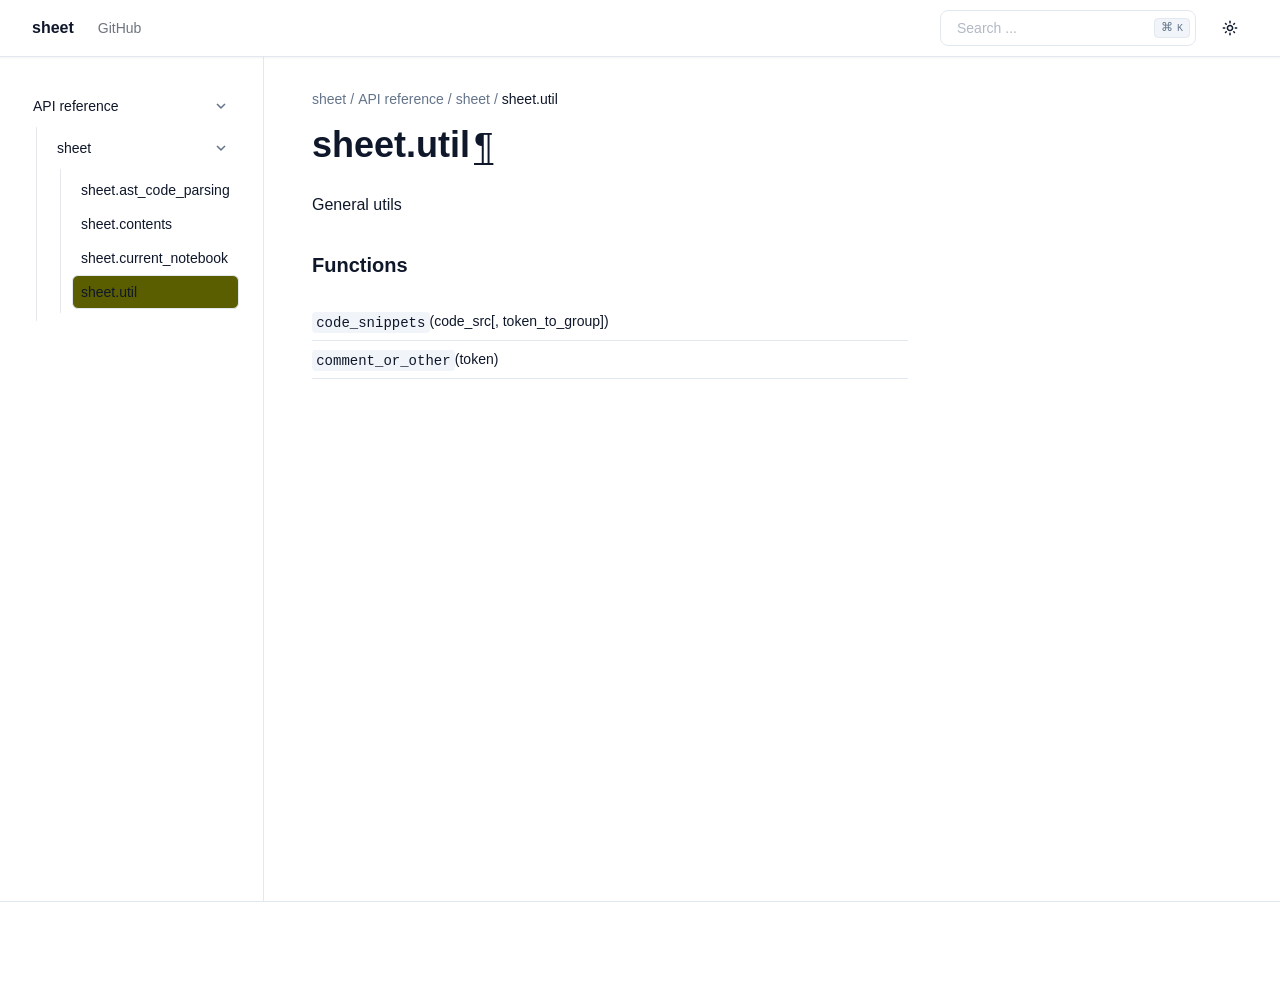
<file: _autosummary/sheet.util.html>
<!DOCTYPE html>

<html :class="{ 'dark' : darkMode === true }" data-content_root="../" lang="en" x-data="{ darkMode: $persist(window.matchMedia('(prefers-color-scheme: dark)').matches), activeSection: ''}">
<head>
<script>
    (function () {
      // Set initial color scheme
      if ((localStorage.getItem("_x_darkMode") === "true") || (window.matchMedia("(prefers-color-scheme: dark)").matches)) {
        document.documentElement.classList.add("dark");
      }

      // Watch for media preference changes
      window.matchMedia("(prefers-color-scheme: dark)").addEventListener("change", (event) => {
        localStorage.setItem("_x_darkMode", event.matches);
        document.documentElement.classList.toggle("dark", event.matches);
      });
    })();
  </script>
<meta content="width=device-width, initial-scale=1.0" name="viewport"/>
<meta charset="utf-8"/>
<meta content="#ffffff" media="(prefers-color-scheme: light)" name="theme-color"/>
<meta content="#030711" media="(prefers-color-scheme: dark)" name="theme-color"/>
<meta content="width=device-width, initial-scale=1" name="viewport"/>
<link href="sheet.util.html.md" rel="alternate" type="text/markdown"/>
<link href="../llms.txt" rel="describedby" type="text/markdown"/>
<link href="sheet.util.html.md" rel="alternate" type="text/markdown"/>
<link href="llms.txt" rel="describedby"/>
<title>sheet.util | sheet</title>
<meta content="sheet.util | sheet" property="og:title"/>
<meta content="sheet.util | sheet" name="twitter:title"/>
<link href="../_static/pygments.css?v=d75fae25" rel="stylesheet" type="text/css"/>
<link href="../_static/theme.css?v=009055c6" rel="stylesheet" type="text/css"/>
<link href="../_static/sphinx_autodoc_typehints.css?v=057ac668" rel="stylesheet" type="text/css"/>
<link href="../_static/copybutton.css?v=76b2166b" rel="stylesheet" type="text/css"/>
<link href="../_static/epythet.css?v=05d74d08" rel="stylesheet" type="text/css"/>
<link href="../search.html" rel="search" title="Search"/>
<link href="../genindex.html" rel="index" title="Index"/>
<link href="sheet.current_notebook.html" rel="prev" title="sheet.current_notebook"/>
</head>
<body :class="{ 'overflow-hidden': showSidebar }" class="min-h-screen font-sans antialiased bg-background text-foreground" x-data="{ showSidebar: false, showScrollTop: false }">
<div @click.self="showSidebar = false" class="fixed inset-0 z-50 overflow-hidden bg-background/80 backdrop-blur-sm md:hidden" x-cloak="" x-show="showSidebar"></div><div class="relative flex flex-col min-h-screen" id="page"><a class="absolute top-0 left-0 z-[100] block bg-background p-4 text-xl transition -translate-x-full opacity-0 focus:translate-x-0 focus:opacity-100" href="#content">
      Skip to content
    </a><header class="sticky top-0 z-40 w-full border-b shadow-xs border-border bg-background/90 backdrop-blur"><div class="container flex items-center h-14">
<div class="hidden mr-4 md:flex">
<a class="flex items-center mr-6" href="../index.html"><span class="hidden font-bold sm:inline-block text-clip whitespace-nowrap">sheet</span>
</a><nav class="flex items-center gap-6 text-sm font-medium">
<a class="transition-colors hover:text-foreground/80 text-foreground/60" href="https://github.com/thorwhalen/sheet" rel="noopener nofollow">GitHub</a>
</nav></div><button @click="showSidebar = true" class="inline-flex items-center justify-center h-10 px-0 py-2 mr-2 text-base font-medium transition-colors rounded-md hover:text-accent-foreground hover:bg-transparent md:hidden" type="button">
<svg aria-hidden="true" fill="currentColor" height="24" viewbox="0 96 960 960" width="24" xmlns="http://www.w3.org/2000/svg">
<path d="M152.587 825.087q-19.152 0-32.326-13.174t-13.174-32.326q0-19.152 13.174-32.326t32.326-13.174h440q19.152 0 32.326 13.174t13.174 32.326q0 19.152-13.174 32.326t-32.326 13.174h-440Zm0-203.587q-19.152 0-32.326-13.174T107.087 576q0-19.152 13.174-32.326t32.326-13.174h320q19.152 0 32.326 13.174T518.087 576q0 19.152-13.174 32.326T472.587 621.5h-320Zm0-203.587q-19.152 0-32.326-13.174t-13.174-32.326q0-19.152 13.174-32.326t32.326-13.174h440q19.152 0 32.326 13.174t13.174 32.326q0 19.152-13.174 32.326t-32.326 13.174h-440ZM708.913 576l112.174 112.174q12.674 12.674 12.674 31.826t-12.674 31.826Q808.413 764.5 789.261 764.5t-31.826-12.674l-144-144Q600 594.391 600 576t13.435-31.826l144-144q12.674-12.674 31.826-12.674t31.826 12.674q12.674 12.674 12.674 31.826t-12.674 31.826L708.913 576Z"></path>
</svg>
<span class="sr-only">Toggle navigation menu</span>
</button>
<div class="flex items-center justify-between flex-1 gap-2 sm:gap-4 md:justify-end">
<div class="flex-1 w-full md:w-auto md:flex-none"><form @keydown.k.window.meta="$refs.search.focus()" action="../search.html" class="relative flex items-center group" id="searchbox" method="get">
<input aria-label="Search the docs" class="inline-flex items-center font-medium transition-colors bg-transparent focus-visible:outline-none focus-visible:ring-2 focus-visible:ring-ring focus-visible:ring-offset-2 ring-offset-background border border-input hover:bg-accent focus:bg-accent hover:text-accent-foreground focus:text-accent-foreground hover:placeholder-accent-foreground py-2 px-4 relative h-9 w-full justify-start rounded-[0.5rem] text-sm text-muted-foreground sm:pr-12 md:w-40 lg:w-64" id="search-input" name="q" placeholder="Search ..." type="search" x-ref="search"/>
<kbd class="pointer-events-none absolute right-1.5 top-2 hidden h-5 select-none text-muted-foreground items-center gap-1 rounded border border-border bg-muted px-1.5 font-mono text-[10px] font-medium opacity-100 sm:flex group-hover:bg-accent group-hover:text-accent-foreground">
<span class="text-xs">⌘</span>
    K
  </kbd>
</form>
</div>
<nav class="flex items-center gap-1">
<button @click="darkMode = !darkMode" class="relative inline-flex items-center justify-center px-0 text-sm font-medium transition-colors rounded-md hover:bg-accent hover:text-accent-foreground h-9 w-9" title="Toggle color scheme" type="button">
<svg class="absolute transition-all scale-100 rotate-0 dark:-rotate-90 dark:scale-0" fill="currentColor" height="16" viewbox="0 96 960 960" width="16" xmlns="http://www.w3.org/2000/svg">
<path d="M480 685q45.456 0 77.228-31.772Q589 621.456 589 576q0-45.456-31.772-77.228Q525.456 467 480 467q-45.456 0-77.228 31.772Q371 530.544 371 576q0 45.456 31.772 77.228Q434.544 685 480 685Zm0 91q-83 0-141.5-58.5T280 576q0-83 58.5-141.5T480 376q83 0 141.5 58.5T680 576q0 83-58.5 141.5T480 776ZM80 621.5q-19.152 0-32.326-13.174T34.5 576q0-19.152 13.174-32.326T80 530.5h80q19.152 0 32.326 13.174T205.5 576q0 19.152-13.174 32.326T160 621.5H80Zm720 0q-19.152 0-32.326-13.174T754.5 576q0-19.152 13.174-32.326T800 530.5h80q19.152 0 32.326 13.174T925.5 576q0 19.152-13.174 32.326T880 621.5h-80Zm-320-320q-19.152 0-32.326-13.174T434.5 256v-80q0-19.152 13.174-32.326T480 130.5q19.152 0 32.326 13.174T525.5 176v80q0 19.152-13.174 32.326T480 301.5Zm0 720q-19.152 0-32.326-13.17Q434.5 995.152 434.5 976v-80q0-19.152 13.174-32.326T480 850.5q19.152 0 32.326 13.174T525.5 896v80q0 19.152-13.174 32.33-13.174 13.17-32.326 13.17ZM222.174 382.065l-43-42Q165.5 327.391 166 308.239t13.174-33.065q13.435-13.674 32.587-13.674t32.065 13.674l42.239 43q12.674 13.435 12.555 31.706-.12 18.272-12.555 31.946-12.674 13.674-31.445 13.413-18.772-.261-32.446-13.174Zm494 494.761-42.239-43q-12.674-13.435-12.674-32.087t12.674-31.565Q686.609 756.5 705.38 757q18.772.5 32.446 13.174l43 41.761Q794.5 824.609 794 843.761t-13.174 33.065Q767.391 890.5 748.239 890.5t-32.065-13.674Zm-42-494.761Q660.5 369.391 661 350.62q.5-18.772 13.174-32.446l41.761-43Q728.609 261.5 747.761 262t33.065 13.174q13.674 13.435 13.674 32.587t-13.674 32.065l-43 42.239q-13.435 12.674-31.706 12.555-18.272-.12-31.946-12.555Zm-495 494.761Q165.5 863.391 165.5 844.239t13.674-32.065l43-42.239q13.435-12.674 32.087-12.674t31.565 12.674Q299.5 782.609 299 801.38q-.5 18.772-13.174 32.446l-41.761 43Q231.391 890.5 212.239 890t-33.065-13.174ZM480 576Z"></path>
</svg>
<svg class="absolute transition-all scale-0 rotate-90 dark:rotate-0 dark:scale-100" fill="currentColor" height="16" viewbox="0 96 960 960" width="16" xmlns="http://www.w3.org/2000/svg">
<path d="M480 936q-151 0-255.5-104.5T120 576q0-138 90-239.5T440 218q25-3 39 18t-1 44q-17 26-25.5 55t-8.5 61q0 90 63 153t153 63q31 0 61.5-9t54.5-25q21-14 43-1.5t19 39.5q-14 138-117.5 229T480 936Zm0-80q88 0 158-48.5T740 681q-20 5-40 8t-40 3q-123 0-209.5-86.5T364 396q0-20 3-40t8-40q-78 32-126.5 102T200 576q0 116 82 198t198 82Zm-10-270Z"></path>
</svg>
</button>
</nav>
</div>
</div>
</header>
<div class="flex-1"><div class="container md:grid md:grid-cols-[220px_minmax(0,1fr)] md:gap-6 lg:grid-cols-[240px_minmax(0,1fr)] lg:gap-10"><aside :aria-hidden="!showSidebar" :class="{ 'translate-x-0': showSidebar }" class="fixed inset-y-0 left-0 md:top-14 z-50 md:z-30 bg-background md:bg-transparent transition-all duration-100 -translate-x-full md:translate-x-0 ml-0 p-6 md:p-0 md:-ml-2 md:h-[calc(100vh-3.5rem)] w-5/6 md:w-full overflow-y-auto border-r border-border md:sticky" id="left-sidebar">
<a class="justify-start text-sm md:!hidden bg-background" href="../index.html"><span class="font-bold text-clip whitespace-nowrap">sheet</span>
</a>
<div class="relative overflow-hidden md:overflow-auto my-4 md:my-0">
<div class="overflow-y-auto h-full w-full relative pr-6"><nav class="flex md:hidden flex-col font-medium mt-4">
<a href="https://github.com/thorwhalen/sheet" rel="nofollow noopener">GitHub</a>
</nav><nav class="table w-full min-w-full my-6 lg:my-8">
<ul class="current">
<li class="toctree-l1 current" x-data="{ expanded: $el.classList.contains('current') ? true : false }"><a :class="{ 'expanded' : expanded }" @click="expanded = !expanded" class="reference internal expandable" href="../api.html">API reference<button @click.prevent.stop="expanded = !expanded" type="button" x-cloak=""><span class="sr-only"></span><svg fill="currentColor" height="18px" stroke="none" viewbox="0 0 24 24" width="18px" xmlns="http://www.w3.org/2000/svg"><path d="M10 6L8.59 7.41 13.17 12l-4.58 4.59L10 18l6-6z"></path></svg></button></a><ul class="current" x-show="expanded">
<li class="toctree-l2 current" x-data="{ expanded: $el.classList.contains('current') ? true : false }"><a :class="{ 'expanded' : expanded }" @click="expanded = !expanded" class="reference internal expandable" href="sheet.html">sheet<button @click.prevent.stop="expanded = !expanded" type="button" x-cloak=""><span class="sr-only"></span><svg fill="currentColor" height="18px" stroke="none" viewbox="0 0 24 24" width="18px" xmlns="http://www.w3.org/2000/svg"><path d="M10 6L8.59 7.41 13.17 12l-4.58 4.59L10 18l6-6z"></path></svg></button></a><ul class="current" x-show="expanded">
<li class="toctree-l3"><a class="reference internal" href="sheet.ast_code_parsing.html">sheet.ast_code_parsing</a></li>
<li class="toctree-l3"><a class="reference internal" href="sheet.contents.html">sheet.contents</a></li>
<li class="toctree-l3"><a class="reference internal" href="sheet.current_notebook.html">sheet.current_notebook</a></li>
<li class="toctree-l3 current"><a class="current reference internal" href="#">sheet.util</a></li>
</ul>
</li>
</ul>
</li>
</ul>
</nav>
</div>
</div>
<button @click="showSidebar = false" class="absolute md:hidden right-4 top-4 rounded-sm opacity-70 transition-opacity hover:opacity-100" type="button">
<svg class="h-4 w-4" fill="currentColor" height="24" stroke="none" viewbox="0 96 960 960" width="24" xmlns="http://www.w3.org/2000/svg">
<path d="M480 632 284 828q-11 11-28 11t-28-11q-11-11-11-28t11-28l196-196-196-196q-11-11-11-28t11-28q11-11 28-11t28 11l196 196 196-196q11-11 28-11t28 11q11 11 11 28t-11 28L536 576l196 196q11 11 11 28t-11 28q-11 11-28 11t-28-11L480 632Z"></path>
</svg>
</button>
</aside>
<main class="relative py-6 lg:gap-10 lg:py-8 xl:grid xl:grid-cols-[1fr_300px]">
<div class="w-full min-w-0 mx-auto">
<nav aria-label="breadcrumbs" class="flex items-center mb-4 space-x-1 text-sm text-muted-foreground">
<a class="overflow-hidden text-ellipsis whitespace-nowrap hover:text-foreground" href="../index.html">
<span class="hidden md:inline">sheet</span>
<svg aria-label="Home" class="md:hidden" fill="currentColor" height="18" stroke="none" viewbox="0 96 960 960" width="18" xmlns="http://www.w3.org/2000/svg">
<path d="M240 856h120V616h240v240h120V496L480 316 240 496v360Zm-80 80V456l320-240 320 240v480H520V696h-80v240H160Zm320-350Z"></path>
</svg>
</a>
<div class="mr-1">/</div><a class="hover:text-foreground overflow-hidden text-ellipsis whitespace-nowrap" href="../api.html">API reference</a>
<div class="mr-1">/</div><a class="hover:text-foreground overflow-hidden text-ellipsis whitespace-nowrap" href="sheet.html">sheet</a>
<div class="mr-1">/</div><span aria-current="page" class="font-medium text-foreground overflow-hidden text-ellipsis whitespace-nowrap">sheet.util</span>
</nav>
<div id="content" role="main">
<section id="module-sheet.util">
<span id="sheet-util"></span><h1>sheet.util<a @click.prevent="window.navigator.clipboard.writeText($el.href); $el.setAttribute('data-tooltip', 'Copied!'); setTimeout(() =&gt; $el.setAttribute('data-tooltip', 'Copy link to this element'), 2000)" aria-label="Copy link to this element" class="headerlink" data-tooltip="Copy link to this element" href="#module-sheet.util">¶</a></h1>
<p>General utils</p>
<p class="rubric">Functions</p>
<table class="autosummary longtable docutils align-default">
<tbody>
<tr class="row-odd"><td><p><code class="xref py py-obj docutils literal notranslate"><span class="pre">code_snippets</span></code>(code_src[, token_to_group])</p></td>
<td><p></p></td>
</tr>
<tr class="row-even"><td><p><code class="xref py py-obj docutils literal notranslate"><span class="pre">comment_or_other</span></code>(token)</p></td>
<td><p></p></td>
</tr>
</tbody>
</table>
</section>
</div></div>
</main>
</div>
</div><footer class="py-6 border-t border-border md:py-0">
<div class="container flex flex-col items-center justify-between gap-4 md:h-24 md:flex-row">
<div class="flex flex-col items-center gap-4 px-8 md:flex-row md:gap-2 md:px-0">
<p class="text-sm leading-loose text-center text-muted-foreground md:text-left"></p>
</div>
</div>
</footer>
</div>
<script src="../_static/documentation_options.js?v=282f96c0"></script>
<script src="../_static/doctools.js?v=fd6eb6e6"></script>
<script src="../_static/sphinx_highlight.js?v=6ffebe34"></script>
<script src="../_static/clipboard.min.js?v=a7894cd8"></script>
<script src="../_static/copybutton.js?v=fd10adb8"></script>
<script defer="defer" src="../_static/theme.js?v=49cc6205"></script>
</body>
</html>
</file>
<file: _static/pygments.css>
pre { line-height: 125%; }
td.linenos .normal { color: #666666; background-color: transparent; padding-left: 5px; padding-right: 5px; }
span.linenos { color: #666666; background-color: transparent; padding-left: 5px; padding-right: 5px; }
td.linenos .special { color: #000000; background-color: #ffffc0; padding-left: 5px; padding-right: 5px; }
span.linenos.special { color: #000000; background-color: #ffffc0; padding-left: 5px; padding-right: 5px; }
.highlight .hll { background-color: #ffffcc }
.highlight { background: #f0f0f0; }
.highlight .c { color: #60A0B0; font-style: italic } /* Comment */
.highlight .err { border: 1px solid #F00 } /* Error */
.highlight .k { color: #007020; font-weight: bold } /* Keyword */
.highlight .o { color: #666 } /* Operator */
.highlight .ch { color: #60A0B0; font-style: italic } /* Comment.Hashbang */
.highlight .cm { color: #60A0B0; font-style: italic } /* Comment.Multiline */
.highlight .cp { color: #007020 } /* Comment.Preproc */
.highlight .cpf { color: #60A0B0; font-style: italic } /* Comment.PreprocFile */
.highlight .c1 { color: #60A0B0; font-style: italic } /* Comment.Single */
.highlight .cs { color: #60A0B0; background-color: #FFF0F0 } /* Comment.Special */
.highlight .gd { color: #A00000 } /* Generic.Deleted */
.highlight .ge { font-style: italic } /* Generic.Emph */
.highlight .ges { font-weight: bold; font-style: italic } /* Generic.EmphStrong */
.highlight .gr { color: #F00 } /* Generic.Error */
.highlight .gh { color: #000080; font-weight: bold } /* Generic.Heading */
.highlight .gi { color: #00A000 } /* Generic.Inserted */
.highlight .go { color: #888 } /* Generic.Output */
.highlight .gp { color: #C65D09; font-weight: bold } /* Generic.Prompt */
.highlight .gs { font-weight: bold } /* Generic.Strong */
.highlight .gu { color: #800080; font-weight: bold } /* Generic.Subheading */
.highlight .gt { color: #04D } /* Generic.Traceback */
.highlight .kc { color: #007020; font-weight: bold } /* Keyword.Constant */
.highlight .kd { color: #007020; font-weight: bold } /* Keyword.Declaration */
.highlight .kn { color: #007020; font-weight: bold } /* Keyword.Namespace */
.highlight .kp { color: #007020 } /* Keyword.Pseudo */
.highlight .kr { color: #007020; font-weight: bold } /* Keyword.Reserved */
.highlight .kt { color: #902000 } /* Keyword.Type */
.highlight .m { color: #40A070 } /* Literal.Number */
.highlight .s { color: #4070A0 } /* Literal.String */
.highlight .na { color: #4070A0 } /* Name.Attribute */
.highlight .nb { color: #007020 } /* Name.Builtin */
.highlight .nc { color: #0E84B5; font-weight: bold } /* Name.Class */
.highlight .no { color: #60ADD5 } /* Name.Constant */
.highlight .nd { color: #555; font-weight: bold } /* Name.Decorator */
.highlight .ni { color: #D55537; font-weight: bold } /* Name.Entity */
.highlight .ne { color: #007020 } /* Name.Exception */
.highlight .nf { color: #06287E } /* Name.Function */
.highlight .nl { color: #002070; font-weight: bold } /* Name.Label */
.highlight .nn { color: #0E84B5; font-weight: bold } /* Name.Namespace */
.highlight .nt { color: #062873; font-weight: bold } /* Name.Tag */
.highlight .nv { color: #BB60D5 } /* Name.Variable */
.highlight .ow { color: #007020; font-weight: bold } /* Operator.Word */
.highlight .w { color: #BBB } /* Text.Whitespace */
.highlight .mb { color: #40A070 } /* Literal.Number.Bin */
.highlight .mf { color: #40A070 } /* Literal.Number.Float */
.highlight .mh { color: #40A070 } /* Literal.Number.Hex */
.highlight .mi { color: #40A070 } /* Literal.Number.Integer */
.highlight .mo { color: #40A070 } /* Literal.Number.Oct */
.highlight .sa { color: #4070A0 } /* Literal.String.Affix */
.highlight .sb { color: #4070A0 } /* Literal.String.Backtick */
.highlight .sc { color: #4070A0 } /* Literal.String.Char */
.highlight .dl { color: #4070A0 } /* Literal.String.Delimiter */
.highlight .sd { color: #4070A0; font-style: italic } /* Literal.String.Doc */
.highlight .s2 { color: #4070A0 } /* Literal.String.Double */
.highlight .se { color: #4070A0; font-weight: bold } /* Literal.String.Escape */
.highlight .sh { color: #4070A0 } /* Literal.String.Heredoc */
.highlight .si { color: #70A0D0; font-style: italic } /* Literal.String.Interpol */
.highlight .sx { color: #C65D09 } /* Literal.String.Other */
.highlight .sr { color: #235388 } /* Literal.String.Regex */
.highlight .s1 { color: #4070A0 } /* Literal.String.Single */
.highlight .ss { color: #517918 } /* Literal.String.Symbol */
.highlight .bp { color: #007020 } /* Name.Builtin.Pseudo */
.highlight .fm { color: #06287E } /* Name.Function.Magic */
.highlight .vc { color: #BB60D5 } /* Name.Variable.Class */
.highlight .vg { color: #BB60D5 } /* Name.Variable.Global */
.highlight .vi { color: #BB60D5 } /* Name.Variable.Instance */
.highlight .vm { color: #BB60D5 } /* Name.Variable.Magic */
.highlight .il { color: #40A070 } /* Literal.Number.Integer.Long */
</file>
<file: _static/theme.css>
@font-face{font-family:JetBrains Mono;font-style:italic;font-display:swap;font-weight:400;src:url(86dc76ee7f2ea282.woff2)format("woff2"),url(fa8c7e373fc88056.woff)format("woff")}@font-face{font-family:JetBrains Mono;font-style:normal;font-display:swap;font-weight:400;src:url(db9d659a1acad1e2.woff2)format("woff2"),url(b0c7be19efb5c878.woff)format("woff")}@font-face{font-family:JetBrains Mono;font-style:italic;font-display:swap;font-weight:500;src:url(88c52b7d52bec6f6.woff2)format("woff2"),url(8d70e9f61dd16568.woff)format("woff")}@font-face{font-family:JetBrains Mono;font-style:normal;font-display:swap;font-weight:500;src:url(af2e87f5d61b5665.woff2)format("woff2"),url(24c9023ab96a0da6.woff)format("woff")}@font-face{font-family:JetBrains Mono;font-style:italic;font-display:swap;font-weight:700;src:url(92fb68b158d9f3e0.woff2)format("woff2"),url(92b75b3f180e9af3.woff)format("woff")}@font-face{font-family:JetBrains Mono;font-style:normal;font-display:swap;font-weight:700;src:url(9545a3d1fceacf5c.woff2)format("woff2"),url(c9484cdebe55df66.woff)format("woff")}@layer properties{@supports (((-webkit-hyphens:none)) and (not (margin-trim:inline))) or ((-moz-orient:inline) and (not (color:rgb(from red r g b)))){*,:after,:before{--tw-font-weight:initial;--tw-translate-x:0;--tw-translate-y:0;--tw-translate-z:0;--tw-scale-x:1;--tw-scale-y:1;--tw-scale-z:1;--tw-rotate-x:initial;--tw-rotate-y:initial;--tw-rotate-z:initial;--tw-skew-x:initial;--tw-skew-y:initial;--tw-space-y-reverse:0;--tw-space-x-reverse:0;--tw-border-style:solid;--tw-leading:initial;--tw-shadow:0 0 transparent;--tw-shadow-color:initial;--tw-shadow-alpha:100%;--tw-inset-shadow:0 0 transparent;--tw-inset-shadow-color:initial;--tw-inset-shadow-alpha:100%;--tw-ring-color:initial;--tw-ring-shadow:0 0 transparent;--tw-inset-ring-color:initial;--tw-inset-ring-shadow:0 0 transparent;--tw-ring-inset:initial;--tw-ring-offset-width:0px;--tw-ring-offset-color:#fff;--tw-ring-offset-shadow:0 0 transparent;--tw-backdrop-blur:initial;--tw-backdrop-brightness:initial;--tw-backdrop-contrast:initial;--tw-backdrop-grayscale:initial;--tw-backdrop-hue-rotate:initial;--tw-backdrop-invert:initial;--tw-backdrop-opacity:initial;--tw-backdrop-saturate:initial;--tw-backdrop-sepia:initial;--tw-duration:initial;--tw-blur:initial;--tw-brightness:initial;--tw-contrast:initial;--tw-grayscale:initial;--tw-hue-rotate:initial;--tw-invert:initial;--tw-opacity:initial;--tw-saturate:initial;--tw-sepia:initial;--tw-drop-shadow:initial;--tw-drop-shadow-color:initial;--tw-drop-shadow-alpha:100%;--tw-drop-shadow-size:initial;--tw-tracking:initial;--tw-content:"";--tw-ease:initial}::-ms-backdrop{--tw-font-weight:initial;--tw-translate-x:0;--tw-translate-y:0;--tw-translate-z:0;--tw-scale-x:1;--tw-scale-y:1;--tw-scale-z:1;--tw-rotate-x:initial;--tw-rotate-y:initial;--tw-rotate-z:initial;--tw-skew-x:initial;--tw-skew-y:initial;--tw-space-y-reverse:0;--tw-space-x-reverse:0;--tw-border-style:solid;--tw-leading:initial;--tw-shadow:0 0 transparent;--tw-shadow-color:initial;--tw-shadow-alpha:100%;--tw-inset-shadow:0 0 transparent;--tw-inset-shadow-color:initial;--tw-inset-shadow-alpha:100%;--tw-ring-color:initial;--tw-ring-shadow:0 0 transparent;--tw-inset-ring-color:initial;--tw-inset-ring-shadow:0 0 transparent;--tw-ring-inset:initial;--tw-ring-offset-width:0px;--tw-ring-offset-color:#fff;--tw-ring-offset-shadow:0 0 transparent;--tw-backdrop-blur:initial;--tw-backdrop-brightness:initial;--tw-backdrop-contrast:initial;--tw-backdrop-grayscale:initial;--tw-backdrop-hue-rotate:initial;--tw-backdrop-invert:initial;--tw-backdrop-opacity:initial;--tw-backdrop-saturate:initial;--tw-backdrop-sepia:initial;--tw-duration:initial;--tw-blur:initial;--tw-brightness:initial;--tw-contrast:initial;--tw-grayscale:initial;--tw-hue-rotate:initial;--tw-invert:initial;--tw-opacity:initial;--tw-saturate:initial;--tw-sepia:initial;--tw-drop-shadow:initial;--tw-drop-shadow-color:initial;--tw-drop-shadow-alpha:100%;--tw-drop-shadow-size:initial;--tw-tracking:initial;--tw-content:"";--tw-ease:initial}::backdrop{--tw-font-weight:initial;--tw-translate-x:0;--tw-translate-y:0;--tw-translate-z:0;--tw-scale-x:1;--tw-scale-y:1;--tw-scale-z:1;--tw-rotate-x:initial;--tw-rotate-y:initial;--tw-rotate-z:initial;--tw-skew-x:initial;--tw-skew-y:initial;--tw-space-y-reverse:0;--tw-space-x-reverse:0;--tw-border-style:solid;--tw-leading:initial;--tw-shadow:0 0 transparent;--tw-shadow-color:initial;--tw-shadow-alpha:100%;--tw-inset-shadow:0 0 transparent;--tw-inset-shadow-color:initial;--tw-inset-shadow-alpha:100%;--tw-ring-color:initial;--tw-ring-shadow:0 0 transparent;--tw-inset-ring-color:initial;--tw-inset-ring-shadow:0 0 transparent;--tw-ring-inset:initial;--tw-ring-offset-width:0px;--tw-ring-offset-color:#fff;--tw-ring-offset-shadow:0 0 transparent;--tw-backdrop-blur:initial;--tw-backdrop-brightness:initial;--tw-backdrop-contrast:initial;--tw-backdrop-grayscale:initial;--tw-backdrop-hue-rotate:initial;--tw-backdrop-invert:initial;--tw-backdrop-opacity:initial;--tw-backdrop-saturate:initial;--tw-backdrop-sepia:initial;--tw-duration:initial;--tw-blur:initial;--tw-brightness:initial;--tw-contrast:initial;--tw-grayscale:initial;--tw-hue-rotate:initial;--tw-invert:initial;--tw-opacity:initial;--tw-saturate:initial;--tw-sepia:initial;--tw-drop-shadow:initial;--tw-drop-shadow-color:initial;--tw-drop-shadow-alpha:100%;--tw-drop-shadow-size:initial;--tw-tracking:initial;--tw-content:"";--tw-ease:initial}}}@layer theme{:root{--font-sans:-apple-system, BlinkMacSystemFont, "Segoe UI", Roboto, "Helvetica Neue", "Noto Sans", Arial, sans-serif, "Apple Color Emoji", "Segoe UI Emoji", "Segoe UI Symbol", "Noto Color Emoji";--font-mono:JetBrainsMono, ui-monospace, SFMono-Regular, Menlo, Monaco, Consolas, "Liberation Mono", "Courier New", monospace;--color-red-50:#fef2f2;--color-red-100:#ffe2e2;--color-red-200:#ffcaca;--color-red-400:#ff6568;--color-red-500:#fb2c36;--color-red-600:#e40014;--color-red-700:#bf000f;--color-red-900:#82181a;--color-yellow-50:#fefce8;--color-yellow-100:#fef9c2;--color-yellow-400:#fac800;--color-yellow-500:#edb200;--color-yellow-600:#cd8900;--color-yellow-900:#733e0a;--color-green-50:#f0fdf4;--color-green-100:#dcfce7;--color-green-200:#b9f8cf;--color-green-400:#05df72;--color-green-500:#00c758;--color-green-600:#00a544;--color-green-900:#0d542b;--color-sky-50:#f0f9ff;--color-sky-100:#dff2fe;--color-sky-600:#0084cc;--color-sky-900:#024a70;--color-blue-400:#54a2ff;--color-slate-700:#314158;--color-gray-200:#e5e7eb;--color-gray-700:#364153;--color-gray-950:#030712;--color-neutral-800:#262626;--color-white:#fff;--spacing:.25rem;--text-xs:.75rem;--text-xs--line-height:calc(1 / .75);--text-sm:.875rem;--text-sm--line-height:calc(1.25 / .875);--text-base:1rem;--text-base--line-height:calc(1.5);--text-lg:1.125rem;--text-lg--line-height:calc(1.75 / 1.125);--text-xl:1.25rem;--text-xl--line-height:calc(1.4);--text-2xl:1.5rem;--text-2xl--line-height:calc(2 / 1.5);--text-3xl:1.875rem;--text-3xl--line-height:calc(1.2);--text-4xl:2.25rem;--text-4xl--line-height:calc(2.5 / 2.25);--font-weight-normal:400;--font-weight-medium:500;--font-weight-semibold:600;--font-weight-bold:700;--tracking-wide:.025em;--leading-loose:2;--radius-sm:calc(-4px + var(--radius));--radius-md:calc(-2px + var(--radius));--radius-lg:var(--radius);--ease-in-out:cubic-bezier(.4, 0, .2, 1);--blur-sm:8px;--default-transition-duration:.15s;--default-transition-timing-function:cubic-bezier(.4, 0, .2, 1);--default-font-family:var(--font-sans);--default-mono-font-family:var(--font-mono);--color-border:hsl(var(--border));--color-input:hsl(var(--input));--color-ring:hsl(var(--ring));--color-background:hsl(var(--background));--color-foreground:hsl(var(--foreground));--color-primary:hsl(var(--primary));--color-muted:hsl(var(--muted));--color-muted-foreground:hsl(var(--muted-foreground));--color-accent:hsl(var(--accent));--color-accent-foreground:hsl(var(--accent-foreground))}@supports (color:lab(0% 0 0)){:root{--color-red-50:lab(96.5005% 4.18508 1.52328);--color-red-100:lab(92.243% 10.2865 3.83865);--color-red-200:lab(86.017% 19.8815 7.75869);--color-red-400:lab(63.7053% 60.745 31.3109);--color-red-500:lab(55.4814% 75.0732 48.8528);--color-red-600:lab(48.4493% 77.4328 61.5452);--color-red-700:lab(40.4273% 67.2623 53.7441);--color-red-900:lab(28.5139% 44.5539 29.0463);--color-yellow-50:lab(98.6846% -1.79055 9.7766);--color-yellow-100:lab(97.3564% -4.51407 27.344);--color-yellow-400:lab(83.2664% 8.65132 106.895);--color-yellow-500:lab(76.3898% 14.5258 98.4589);--color-yellow-600:lab(62.7799% 22.4197 86.1544);--color-yellow-900:lab(32.3865% 21.1273 38.5959);--color-green-50:lab(98.1563% -5.60117 2.75915);--color-green-100:lab(96.1861% -13.8464 6.52365);--color-green-200:lab(92.4222% -26.4702 12.9427);--color-green-400:lab(78.503% -64.9265 39.7492);--color-green-500:lab(70.5521% -66.5147 45.8073);--color-green-600:lab(59.0978% -58.6621 41.2579);--color-green-900:lab(30.797% -29.6927 17.382);--color-sky-50:lab(97.3623% -2.33802 -4.13098);--color-sky-100:lab(94.3709% -4.56053 -8.23453);--color-sky-600:lab(51.7754% -11.4712 -49.8349);--color-sky-900:lab(29.1959% -8.34689 -28.2453);--color-blue-400:lab(65.0361% -1.42065 -56.9802);--color-slate-700:lab(26.9569% -1.47016 -15.6993);--color-gray-200:lab(91.6229% -.159115 -2.26791);--color-gray-700:lab(27.1134% -.956401 -12.3224);--color-gray-950:lab(1.90334% .278696 -5.48866);--color-neutral-800:lab(15.204% 0 -.00000596046)}}:host{--font-sans:-apple-system, BlinkMacSystemFont, "Segoe UI", Roboto, "Helvetica Neue", "Noto Sans", Arial, sans-serif, "Apple Color Emoji", "Segoe UI Emoji", "Segoe UI Symbol", "Noto Color Emoji";--font-mono:JetBrainsMono, ui-monospace, SFMono-Regular, Menlo, Monaco, Consolas, "Liberation Mono", "Courier New", monospace;--color-red-50:#fef2f2;--color-red-100:#ffe2e2;--color-red-200:#ffcaca;--color-red-400:#ff6568;--color-red-500:#fb2c36;--color-red-600:#e40014;--color-red-700:#bf000f;--color-red-900:#82181a;--color-yellow-50:#fefce8;--color-yellow-100:#fef9c2;--color-yellow-400:#fac800;--color-yellow-500:#edb200;--color-yellow-600:#cd8900;--color-yellow-900:#733e0a;--color-green-50:#f0fdf4;--color-green-100:#dcfce7;--color-green-200:#b9f8cf;--color-green-400:#05df72;--color-green-500:#00c758;--color-green-600:#00a544;--color-green-900:#0d542b;--color-sky-50:#f0f9ff;--color-sky-100:#dff2fe;--color-sky-600:#0084cc;--color-sky-900:#024a70;--color-blue-400:#54a2ff;--color-slate-700:#314158;--color-gray-200:#e5e7eb;--color-gray-700:#364153;--color-gray-950:#030712;--color-neutral-800:#262626;--color-white:#fff;--spacing:.25rem;--text-xs:.75rem;--text-xs--line-height:calc(1 / .75);--text-sm:.875rem;--text-sm--line-height:calc(1.25 / .875);--text-base:1rem;--text-base--line-height:calc(1.5);--text-lg:1.125rem;--text-lg--line-height:calc(1.75 / 1.125);--text-xl:1.25rem;--text-xl--line-height:calc(1.4);--text-2xl:1.5rem;--text-2xl--line-height:calc(2 / 1.5);--text-3xl:1.875rem;--text-3xl--line-height:calc(1.2);--text-4xl:2.25rem;--text-4xl--line-height:calc(2.5 / 2.25);--font-weight-normal:400;--font-weight-medium:500;--font-weight-semibold:600;--font-weight-bold:700;--tracking-wide:.025em;--leading-loose:2;--radius-sm:calc(-4px + var(--radius));--radius-md:calc(-2px + var(--radius));--radius-lg:var(--radius);--ease-in-out:cubic-bezier(.4, 0, .2, 1);--blur-sm:8px;--default-transition-duration:.15s;--default-transition-timing-function:cubic-bezier(.4, 0, .2, 1);--default-font-family:var(--font-sans);--default-mono-font-family:var(--font-mono);--color-border:hsl(var(--border));--color-input:hsl(var(--input));--color-ring:hsl(var(--ring));--color-background:hsl(var(--background));--color-foreground:hsl(var(--foreground));--color-primary:hsl(var(--primary));--color-muted:hsl(var(--muted));--color-muted-foreground:hsl(var(--muted-foreground));--color-accent:hsl(var(--accent));--color-accent-foreground:hsl(var(--accent-foreground))}@supports (color:lab(0% 0 0)){:host{--color-red-50:lab(96.5005% 4.18508 1.52328);--color-red-100:lab(92.243% 10.2865 3.83865);--color-red-200:lab(86.017% 19.8815 7.75869);--color-red-400:lab(63.7053% 60.745 31.3109);--color-red-500:lab(55.4814% 75.0732 48.8528);--color-red-600:lab(48.4493% 77.4328 61.5452);--color-red-700:lab(40.4273% 67.2623 53.7441);--color-red-900:lab(28.5139% 44.5539 29.0463);--color-yellow-50:lab(98.6846% -1.79055 9.7766);--color-yellow-100:lab(97.3564% -4.51407 27.344);--color-yellow-400:lab(83.2664% 8.65132 106.895);--color-yellow-500:lab(76.3898% 14.5258 98.4589);--color-yellow-600:lab(62.7799% 22.4197 86.1544);--color-yellow-900:lab(32.3865% 21.1273 38.5959);--color-green-50:lab(98.1563% -5.60117 2.75915);--color-green-100:lab(96.1861% -13.8464 6.52365);--color-green-200:lab(92.4222% -26.4702 12.9427);--color-green-400:lab(78.503% -64.9265 39.7492);--color-green-500:lab(70.5521% -66.5147 45.8073);--color-green-600:lab(59.0978% -58.6621 41.2579);--color-green-900:lab(30.797% -29.6927 17.382);--color-sky-50:lab(97.3623% -2.33802 -4.13098);--color-sky-100:lab(94.3709% -4.56053 -8.23453);--color-sky-600:lab(51.7754% -11.4712 -49.8349);--color-sky-900:lab(29.1959% -8.34689 -28.2453);--color-blue-400:lab(65.0361% -1.42065 -56.9802);--color-slate-700:lab(26.9569% -1.47016 -15.6993);--color-gray-200:lab(91.6229% -.159115 -2.26791);--color-gray-700:lab(27.1134% -.956401 -12.3224);--color-gray-950:lab(1.90334% .278696 -5.48866);--color-neutral-800:lab(15.204% 0 -.00000596046)}}}@layer base{*,:after,:before{box-sizing:border-box;border:0 solid;margin:0;padding:0}::-ms-backdrop{box-sizing:border-box;border:0 solid;margin:0;padding:0}::backdrop{box-sizing:border-box;border:0 solid;margin:0;padding:0}::-webkit-file-upload-button{box-sizing:border-box;border:0 solid;margin:0;padding:0}::-ms-browse{box-sizing:border-box;border:0 solid;margin:0;padding:0}::file-selector-button{box-sizing:border-box;border:0 solid;margin:0;padding:0}html{-webkit-text-size-adjust:100%;-moz-tab-size:4;tab-size:4;line-height:1.5;font-family:var(--default-font-family,-apple-system,BlinkMacSystemFont,"Segoe UI",Roboto,"Helvetica Neue","Noto Sans",Arial,sans-serif,"Apple Color Emoji","Segoe UI Emoji","Segoe UI Symbol","Noto Color Emoji");font-feature-settings:var(--default-font-feature-settings,normal);font-variation-settings:var(--default-font-variation-settings,normal);-webkit-tap-highlight-color:transparent}:host{-webkit-text-size-adjust:100%;-moz-tab-size:4;tab-size:4;line-height:1.5;font-family:var(--default-font-family,-apple-system,BlinkMacSystemFont,"Segoe UI",Roboto,"Helvetica Neue","Noto Sans",Arial,sans-serif,"Apple Color Emoji","Segoe UI Emoji","Segoe UI Symbol","Noto Color Emoji");font-feature-settings:var(--default-font-feature-settings,normal);font-variation-settings:var(--default-font-variation-settings,normal);-webkit-tap-highlight-color:transparent}hr{height:0;color:inherit;border-top-width:1px}abbr:where([title]){-webkit-text-decoration:underline dotted;text-decoration:underline dotted}h1,h2,h3,h4,h5,h6{font-size:inherit;font-weight:inherit}a{color:inherit;-webkit-text-decoration:inherit;-webkit-text-decoration:inherit;text-decoration:inherit}b,strong{font-weight:bolder}code,kbd,pre,samp{font-family:var(--default-mono-font-family,ui-monospace,SFMono-Regular,Menlo,Monaco,Consolas,"Liberation Mono","Courier New",monospace);font-feature-settings:var(--default-mono-font-feature-settings,normal);font-variation-settings:var(--default-mono-font-variation-settings,normal);font-size:1em}small{font-size:80%}sub,sup{vertical-align:baseline;font-size:75%;line-height:0;position:relative}sub{bottom:-.25em}sup{top:-.5em}table{text-indent:0;border-color:inherit;border-collapse:collapse}:-moz-focusring:where(:not(iframe)){outline:auto}progress{vertical-align:baseline}summary{display:list-item}menu,ol,ul{list-style:none}audio,canvas,embed,iframe,img,object,svg,video{vertical-align:middle;display:block}img,video{max-width:100%;height:auto}button,input,optgroup,select,textarea{font:inherit;font-feature-settings:inherit;font-variation-settings:inherit;letter-spacing:inherit;color:inherit;opacity:1;background-color:transparent;border-radius:0}::-webkit-file-upload-button{font:inherit;font-feature-settings:inherit;font-variation-settings:inherit;letter-spacing:inherit;color:inherit;opacity:1;background-color:transparent;border-radius:0}::-ms-browse{font:inherit;font-feature-settings:inherit;font-variation-settings:inherit;letter-spacing:inherit;color:inherit;opacity:1;background-color:transparent;border-radius:0}::file-selector-button{font:inherit;font-feature-settings:inherit;font-variation-settings:inherit;letter-spacing:inherit;color:inherit;opacity:1;background-color:transparent;border-radius:0}:where(select:-webkit-any([multiple],[size])) optgroup{font-weight:bolder}:where(select:-moz-any([multiple],[size])) optgroup{font-weight:bolder}:where(select:is([multiple],[size])) optgroup{font-weight:bolder}:where(select:-webkit-any([multiple],[size])) optgroup option:not(:-webkit-any(:lang(ae),:lang(ar),:lang(arc),:lang(bcc),:lang(bqi),:lang(ckb),:lang(dv),:lang(fa),:lang(glk),:lang(he),:lang(ku),:lang(mzn),:lang(nqo),:lang(pnb),:lang(ps),:lang(sd),:lang(ug),:lang(ur),:lang(yi))){padding-left:20px}:where(select:-moz-any([multiple],[size])) optgroup option:not(:-moz-any(:lang(ae),:lang(ar),:lang(arc),:lang(bcc),:lang(bqi),:lang(ckb),:lang(dv),:lang(fa),:lang(glk),:lang(he),:lang(ku),:lang(mzn),:lang(nqo),:lang(pnb),:lang(ps),:lang(sd),:lang(ug),:lang(ur),:lang(yi))){padding-left:20px}:where(select:is([multiple],[size])) optgroup option:not(:is(:lang(ae),:lang(ar),:lang(arc),:lang(bcc),:lang(bqi),:lang(ckb),:lang(dv),:lang(fa),:lang(glk),:lang(he),:lang(ku),:lang(mzn),:lang(nqo),:lang(pnb),:lang(ps),:lang(sd),:lang(ug),:lang(ur),:lang(yi))){padding-left:20px}:where(select:-webkit-any([multiple],[size])) optgroup option:-webkit-any(:lang(ae),:lang(ar),:lang(arc),:lang(bcc),:lang(bqi),:lang(ckb),:lang(dv),:lang(fa),:lang(glk),:lang(he),:lang(ku),:lang(mzn),:lang(nqo),:lang(pnb),:lang(ps),:lang(sd),:lang(ug),:lang(ur),:lang(yi)){padding-right:20px}:where(select:-moz-any([multiple],[size])) optgroup option:-moz-any(:lang(ae),:lang(ar),:lang(arc),:lang(bcc),:lang(bqi),:lang(ckb),:lang(dv),:lang(fa),:lang(glk),:lang(he),:lang(ku),:lang(mzn),:lang(nqo),:lang(pnb),:lang(ps),:lang(sd),:lang(ug),:lang(ur),:lang(yi)){padding-right:20px}:where(select:is([multiple],[size])) optgroup option:is(:lang(ae),:lang(ar),:lang(arc),:lang(bcc),:lang(bqi),:lang(ckb),:lang(dv),:lang(fa),:lang(glk),:lang(he),:lang(ku),:lang(mzn),:lang(nqo),:lang(pnb),:lang(ps),:lang(sd),:lang(ug),:lang(ur),:lang(yi)){padding-right:20px}:not(:-webkit-any(:lang(ae),:lang(ar),:lang(arc),:lang(bcc),:lang(bqi),:lang(ckb),:lang(dv),:lang(fa),:lang(glk),:lang(he),:lang(ku),:lang(mzn),:lang(nqo),:lang(pnb),:lang(ps),:lang(sd),:lang(ug),:lang(ur),:lang(yi)))::-webkit-file-upload-button{margin-right:4px}:not(:-moz-any(:lang(ae),:lang(ar),:lang(arc),:lang(bcc),:lang(bqi),:lang(ckb),:lang(dv),:lang(fa),:lang(glk),:lang(he),:lang(ku),:lang(mzn),:lang(nqo),:lang(pnb),:lang(ps),:lang(sd),:lang(ug),:lang(ur),:lang(yi)))::file-selector-button{margin-right:4px}:not(:is(:lang(ae),:lang(ar),:lang(arc),:lang(bcc),:lang(bqi),:lang(ckb),:lang(dv),:lang(fa),:lang(glk),:lang(he),:lang(ku),:lang(mzn),:lang(nqo),:lang(pnb),:lang(ps),:lang(sd),:lang(ug),:lang(ur),:lang(yi)))::-ms-browse{margin-right:4px}:not(:is(:lang(ae),:lang(ar),:lang(arc),:lang(bcc),:lang(bqi),:lang(ckb),:lang(dv),:lang(fa),:lang(glk),:lang(he),:lang(ku),:lang(mzn),:lang(nqo),:lang(pnb),:lang(ps),:lang(sd),:lang(ug),:lang(ur),:lang(yi)))::file-selector-button{margin-right:4px}:-webkit-any(:lang(ae),:lang(ar),:lang(arc),:lang(bcc),:lang(bqi),:lang(ckb),:lang(dv),:lang(fa),:lang(glk),:lang(he),:lang(ku),:lang(mzn),:lang(nqo),:lang(pnb),:lang(ps),:lang(sd),:lang(ug),:lang(ur),:lang(yi))::-webkit-file-upload-button{margin-left:4px}:-moz-any(:lang(ae),:lang(ar),:lang(arc),:lang(bcc),:lang(bqi),:lang(ckb),:lang(dv),:lang(fa),:lang(glk),:lang(he),:lang(ku),:lang(mzn),:lang(nqo),:lang(pnb),:lang(ps),:lang(sd),:lang(ug),:lang(ur),:lang(yi))::file-selector-button{margin-left:4px}:is(:lang(ae),:lang(ar),:lang(arc),:lang(bcc),:lang(bqi),:lang(ckb),:lang(dv),:lang(fa),:lang(glk),:lang(he),:lang(ku),:lang(mzn),:lang(nqo),:lang(pnb),:lang(ps),:lang(sd),:lang(ug),:lang(ur),:lang(yi))::-ms-browse{margin-left:4px}:is(:lang(ae),:lang(ar),:lang(arc),:lang(bcc),:lang(bqi),:lang(ckb),:lang(dv),:lang(fa),:lang(glk),:lang(he),:lang(ku),:lang(mzn),:lang(nqo),:lang(pnb),:lang(ps),:lang(sd),:lang(ug),:lang(ur),:lang(yi))::file-selector-button{margin-left:4px}::-webkit-input-placeholder{opacity:1}::-ms-input-placeholder{opacity:1}::placeholder{opacity:1}@supports (not ((-webkit-appearance:-apple-pay-button))) or (contain-intrinsic-size:1px){::-webkit-input-placeholder{color:currentColor}::-ms-input-placeholder{color:currentColor}::placeholder{color:currentColor}@supports (color:color-mix(in lab,red,red)){::-webkit-input-placeholder{color:color-mix(in oklab,currentcolor 50%,transparent)}::-ms-input-placeholder{color:color-mix(in oklab,currentcolor 50%,transparent)}::placeholder{color:color-mix(in oklab,currentcolor 50%,transparent)}}}textarea{resize:vertical}::-webkit-search-decoration{-webkit-appearance:none}::-webkit-date-and-time-value{min-height:1lh;text-align:inherit}::-webkit-datetime-edit{display:inline-flex}::-webkit-datetime-edit-fields-wrapper{padding:0}::-webkit-datetime-edit{padding-top:0;padding-bottom:0}::-webkit-datetime-edit-day-field{padding-top:0;padding-bottom:0}::-webkit-datetime-edit-hour-field{padding-top:0;padding-bottom:0}::-webkit-datetime-edit-meridiem-field{padding-top:0;padding-bottom:0}::-webkit-datetime-edit-millisecond-field{padding-top:0;padding-bottom:0}::-webkit-datetime-edit-minute-field{padding-top:0;padding-bottom:0}::-webkit-datetime-edit-month-field{padding-top:0;padding-bottom:0}::-webkit-datetime-edit-second-field{padding-top:0;padding-bottom:0}::-webkit-datetime-edit-year-field{padding-top:0;padding-bottom:0}::-webkit-calendar-picker-indicator{line-height:1}:-moz-ui-invalid{box-shadow:none}button{-webkit-appearance:button;-moz-appearance:button;-ms-appearance:button;appearance:button}input:where([type=button],[type=reset],[type=submit]){-webkit-appearance:button;-moz-appearance:button;-ms-appearance:button;appearance:button}::-webkit-file-upload-button{-webkit-appearance:button;-moz-appearance:button;-ms-appearance:button;appearance:button}::-ms-browse{-webkit-appearance:button;-moz-appearance:button;-ms-appearance:button;appearance:button}::file-selector-button{-webkit-appearance:button;-moz-appearance:button;-ms-appearance:button;appearance:button}::-webkit-inner-spin-button{height:auto}::-webkit-outer-spin-button{height:auto}[hidden]:where(:not([hidden=until-found])){display:none!important}*,:after,:before{border-color:var(--color-gray-200,currentcolor)}::-ms-backdrop{border-color:var(--color-gray-200,currentcolor)}::backdrop{border-color:var(--color-gray-200,currentcolor)}::-webkit-file-upload-button{border-color:var(--color-gray-200,currentcolor)}::-ms-browse{border-color:var(--color-gray-200,currentcolor)}::file-selector-button{border-color:var(--color-gray-200,currentcolor)}:root{--lightningcss-light:initial;--lightningcss-dark: ;color-scheme:light;--background:0 0% 100%;--foreground:222.2 47.4% 11.2%;--muted:210 40% 96.1%;--muted-foreground:215.4 16.3% 46.9%;--popover:0 0% 100%;--popover-foreground:222.2 47.4% 11.2%;--border:214.3 31.8% 91.4%;--input:214.3 31.8% 91.4%;--card:0 0% 100%;--card-foreground:222.2 47.4% 11.2%;--primary:222.2 47.4% 11.2%;--accent:210 40% 96.1%;--accent-foreground:222.2 47.4% 11.2%;--ring:215 20.2% 65.1%;--radius:.5rem}:root.dark{--lightningcss-light: ;--lightningcss-dark:initial;color-scheme:dark;--background:224 71% 0%;--foreground:213 31% 91%;--muted:223 47% 11%;--muted-foreground:215.4 16.3% 56.9%;--accent:216 34% 17%;--accent-foreground:210 40% 98%;--popover:224 71% 4%;--popover-foreground:215 20.2% 65.1%;--border:216 34% 17%;--input:216 34% 17%;--card:224 71% 4%;--card-foreground:213 31% 91%;--primary:210 40% 98%;--primary-foreground:222.2 47.4% 1.2%;--ring:216 34% 17%;--radius:.5rem}}@layer components;@layer utilities{.tooltipped{position:relative}.tooltipped:after{z-index:1000000;-webkit-font-smoothing:subpixel-antialiased;text-shadow:none;text-transform:none;letter-spacing:normal;word-wrap:break-word;content:attr(data-tooltip);pointer-events:none;border-radius:var(--radius-sm);background-color:color-mix(in srgb,hsl(var(--muted)) 75%,transparent);padding:var(--spacing);text-align:center;font-family:var(--font-sans);font-size:var(--text-xs);line-height:var(--tw-leading,var(--text-xs--line-height));--tw-font-weight:var(--font-weight-normal);font-weight:var(--font-weight-normal);white-space:pre;color:var(--color-muted-foreground);opacity:0;-webkit-text-decoration-line:none;text-decoration-line:none;display:none;position:absolute}@supports (color:color-mix(in lab,red,red)){.tooltipped:after{background-color:color-mix(in oklab,var(--color-muted) 75%,transparent)}}:-webkit-any(.tooltipped:hover,.tooltipped:focus):after{text-decoration:none;animation-name:tooltip-appear;animation-duration:.4s;animation-timing-function:ease-in;animation-delay:.2s;animation-fill-mode:forwards;display:inline-block}:-moz-any(.tooltipped:hover,.tooltipped:focus):after{text-decoration:none;animation-name:tooltip-appear;animation-duration:.4s;animation-timing-function:ease-in;animation-delay:.2s;animation-fill-mode:forwards;display:inline-block}:is(.tooltipped:hover,.tooltipped:focus):after{text-decoration:none;animation-name:tooltip-appear;animation-duration:.4s;animation-timing-function:ease-in;animation-delay:.2s;animation-fill-mode:forwards;display:inline-block}:-webkit-any(.tooltipped:hover,.tooltipped:focus):before{text-decoration:none;animation-name:tooltip-appear;animation-duration:.4s;animation-timing-function:ease-in;animation-delay:.2s;animation-fill-mode:forwards;display:inline-block}:-moz-any(.tooltipped:hover,.tooltipped:focus):before{text-decoration:none;animation-name:tooltip-appear;animation-duration:.4s;animation-timing-function:ease-in;animation-delay:.2s;animation-fill-mode:forwards;display:inline-block}:is(.tooltipped:hover,.tooltipped:focus):before{text-decoration:none;animation-name:tooltip-appear;animation-duration:.4s;animation-timing-function:ease-in;animation-delay:.2s;animation-fill-mode:forwards;display:inline-block}.pointer-events-none{pointer-events:none}.collapse{visibility:collapse}.invisible{visibility:hidden}.sr-only{-webkit-clip-path:inset(50%);clip-path:inset(50%);white-space:nowrap;border-width:0;width:1px;height:1px;margin:-1px;padding:0;overflow:hidden}.absolute,.sr-only{position:absolute}.fixed{position:fixed}.relative{position:relative}.sticky{position:-webkit-sticky;position:sticky}.inset-0{top:0;bottom:0;left:0;right:0}.inset-y-0{top:0;bottom:0}.tooltipped-n:after{margin-bottom:6px;bottom:100%;right:50%;transform:translate(50%)}.tooltipped-n:before{border-top-color:#1a202c;margin-right:-6px;top:-7px;bottom:auto;right:50%}.top-0{top:0}.top-2{top:calc(var(--spacing) * 2)}.top-4{top:calc(var(--spacing) * 4)}.top-16{top:calc(var(--spacing) * 16)}.right-1\.5{right:calc(var(--spacing) * 1.5)}.right-4{right:calc(var(--spacing) * 4)}.right-8{right:calc(var(--spacing) * 8)}.bottom-8{bottom:calc(var(--spacing) * 8)}.left-0{left:0}.z-10{z-index:10}.z-20{z-index:20}.z-40{z-index:40}.z-50{z-index:50}.z-\[100\]{z-index:100}.container{width:100%;margin-left:auto;margin-right:auto;padding-left:2rem;padding-right:2rem}@media (min-width:40rem){.container{max-width:40rem}}@media (min-width:48rem){.container{max-width:48rem}}@media (min-width:64rem){.container{max-width:64rem}}@media (min-width:80rem){.container{max-width:80rem}}@media (min-width:96rem){.container{max-width:96rem}}@media (min-width:40rem){.container{max-width:none}}@media (min-width:1400px){.container{max-width:1400px}}.mx-auto{margin-left:auto;margin-right:auto}.my-4{margin-block:calc(var(--spacing) * 4)}.my-6{margin-block:calc(var(--spacing) * 6)}.my-8{margin-block:calc(var(--spacing) * 8)}.-mt-10{margin-top:calc(var(--spacing) * -10)}.mt-4{margin-top:calc(var(--spacing) * 4)}.mt-12{margin-top:calc(var(--spacing) * 12)}.mr-1{margin-right:var(--spacing)}.mr-2{margin-right:calc(var(--spacing) * 2)}.mr-4{margin-right:calc(var(--spacing) * 4)}.mr-6{margin-right:calc(var(--spacing) * 6)}.mr-auto{margin-right:auto}.mb-4{margin-bottom:calc(var(--spacing) * 4)}.mb-\[2px\]{margin-bottom:2px}.ml-0{margin-left:0}.ml-2{margin-left:calc(var(--spacing) * 2)}.ml-auto{margin-left:auto}.block{display:block}.flex{display:flex}.hidden{display:none}.inline{display:inline}.inline-flex{display:inline-flex}.table{display:table}.h-4{height:calc(var(--spacing) * 4)}.h-5{height:calc(var(--spacing) * 5)}.h-6{height:calc(var(--spacing) * 6)}.h-9{height:calc(var(--spacing) * 9)}.h-10{height:calc(var(--spacing) * 10)}.h-14{height:calc(var(--spacing) * 14)}.h-\[14px\]{height:14px}.h-full{height:100%}.max-h-\[calc\(100vh-5rem\)\]{max-height:calc(100vh - 5rem)}.max-h-\[calc\(var\(--vh\)-4rem\)\]{max-height:calc(-4rem + var(--vh))}.min-h-screen{min-height:100vh}.w-4{width:calc(var(--spacing) * 4)}.w-5\/6{width:83.3333%}.w-6{width:calc(var(--spacing) * 6)}.w-9{width:calc(var(--spacing) * 9)}.w-\[14px\]{width:14px}.w-full{width:100%}.max-w-prose{max-width:65ch}.min-w-0{min-width:0}.min-w-full{min-width:100%}.flex-1{flex:1}.-translate-x-full{--tw-translate-x:-100%}.-translate-x-full,.focus\:translate-x-0:focus,.translate-x-0{translate:var(--tw-translate-x) var(--tw-translate-y)}.focus\:translate-x-0:focus,.translate-x-0{--tw-translate-x:0px}.scale-0{--tw-scale-x:0%;--tw-scale-y:0%;--tw-scale-z:0%}.scale-0,.scale-100{scale:var(--tw-scale-x) var(--tw-scale-y)}.scale-100{--tw-scale-x:100%;--tw-scale-y:100%;--tw-scale-z:100%}.rotate-0{rotate:0deg}.rotate-90{rotate:90deg}.transform{transform:var(--tw-rotate-x,) var(--tw-rotate-y,) var(--tw-rotate-z,) var(--tw-skew-x,) var(--tw-skew-y,)}.flex-col{flex-direction:column}.items-center{align-items:center}.justify-between{justify-content:space-between}.justify-center{justify-content:center}.justify-start{justify-content:flex-start}.gap-1{gap:var(--spacing)}.gap-2{gap:calc(var(--spacing) * 2)}.gap-4{gap:calc(var(--spacing) * 4)}.gap-6{gap:calc(var(--spacing) * 6)}:where(.space-y-2>:not(:last-child)){--tw-space-y-reverse:0;margin-top:calc((var(--spacing) * 2) * var(--tw-space-y-reverse));margin-bottom:calc((var(--spacing) * 2) * (1 - var(--tw-space-y-reverse)))}:where(.space-x-1>:not(:last-child)){--tw-space-x-reverse:0}:where(.space-x-1>:not(:last-child)):not(:-webkit-any(:lang(ae),:lang(ar),:lang(arc),:lang(bcc),:lang(bqi),:lang(ckb),:lang(dv),:lang(fa),:lang(glk),:lang(he),:lang(ku),:lang(mzn),:lang(nqo),:lang(pnb),:lang(ps),:lang(sd),:lang(ug),:lang(ur),:lang(yi))){margin-left:calc(var(--spacing) * var(--tw-space-x-reverse));margin-right:calc(var(--spacing) * (1 - var(--tw-space-x-reverse)))}:where(.space-x-1>:not(:last-child)):not(:-moz-any(:lang(ae),:lang(ar),:lang(arc),:lang(bcc),:lang(bqi),:lang(ckb),:lang(dv),:lang(fa),:lang(glk),:lang(he),:lang(ku),:lang(mzn),:lang(nqo),:lang(pnb),:lang(ps),:lang(sd),:lang(ug),:lang(ur),:lang(yi))){margin-left:calc(var(--spacing) * var(--tw-space-x-reverse));margin-right:calc(var(--spacing) * (1 - var(--tw-space-x-reverse)))}:where(.space-x-1>:not(:last-child)):not(:is(:lang(ae),:lang(ar),:lang(arc),:lang(bcc),:lang(bqi),:lang(ckb),:lang(dv),:lang(fa),:lang(glk),:lang(he),:lang(ku),:lang(mzn),:lang(nqo),:lang(pnb),:lang(ps),:lang(sd),:lang(ug),:lang(ur),:lang(yi))){margin-left:calc(var(--spacing) * var(--tw-space-x-reverse));margin-right:calc(var(--spacing) * (1 - var(--tw-space-x-reverse)))}:where(.space-x-1>:not(:last-child)):-webkit-any(:lang(ae),:lang(ar),:lang(arc),:lang(bcc),:lang(bqi),:lang(ckb),:lang(dv),:lang(fa),:lang(glk),:lang(he),:lang(ku),:lang(mzn),:lang(nqo),:lang(pnb),:lang(ps),:lang(sd),:lang(ug),:lang(ur),:lang(yi)){margin-right:calc(var(--spacing) * var(--tw-space-x-reverse));margin-left:calc(var(--spacing) * (1 - var(--tw-space-x-reverse)))}:where(.space-x-1>:not(:last-child)):-moz-any(:lang(ae),:lang(ar),:lang(arc),:lang(bcc),:lang(bqi),:lang(ckb),:lang(dv),:lang(fa),:lang(glk),:lang(he),:lang(ku),:lang(mzn),:lang(nqo),:lang(pnb),:lang(ps),:lang(sd),:lang(ug),:lang(ur),:lang(yi)){margin-right:calc(var(--spacing) * var(--tw-space-x-reverse));margin-left:calc(var(--spacing) * (1 - var(--tw-space-x-reverse)))}:where(.space-x-1>:not(:last-child)):is(:lang(ae),:lang(ar),:lang(arc),:lang(bcc),:lang(bqi),:lang(ckb),:lang(dv),:lang(fa),:lang(glk),:lang(he),:lang(ku),:lang(mzn),:lang(nqo),:lang(pnb),:lang(ps),:lang(sd),:lang(ug),:lang(ur),:lang(yi)){margin-right:calc(var(--spacing) * var(--tw-space-x-reverse));margin-left:calc(var(--spacing) * (1 - var(--tw-space-x-reverse)))}.overflow-hidden{overflow:hidden}.overflow-y-auto{overflow-y:auto}.rounded{border-radius:.25rem}.rounded-\[0\.5rem\]{border-radius:.5rem}.rounded-md{border-radius:var(--radius-md)}.rounded-sm{border-radius:var(--radius-sm)}.border{border-style:var(--tw-border-style);border-width:1px}.border-t{border-top-style:var(--tw-border-style);border-top-width:1px}.border-r{border-right-style:var(--tw-border-style);border-right-width:1px}.border-b{border-bottom-style:var(--tw-border-style);border-bottom-width:1px}.border-border{border-color:var(--color-border)}.border-input{border-color:var(--color-input)}.bg-background{background-color:var(--color-background)}.bg-background\/80{background-color:color-mix(in srgb,hsl(var(--background)) 80%,transparent)}@supports (color:color-mix(in lab,red,red)){.bg-background\/80{background-color:color-mix(in oklab,var(--color-background) 80%,transparent)}}.bg-background\/90{background-color:color-mix(in srgb,hsl(var(--background)) 90%,transparent)}@supports (color:color-mix(in lab,red,red)){.bg-background\/90{background-color:color-mix(in oklab,var(--color-background) 90%,transparent)}}.bg-gray-700{background-color:var(--color-gray-700)}.bg-muted{background-color:var(--color-muted)}.bg-transparent{background-color:transparent}.fill-current{fill:currentColor}.p-2{padding:calc(var(--spacing) * 2)}.p-4{padding:calc(var(--spacing) * 4)}.p-6{padding:calc(var(--spacing) * 6)}.px-0{padding-left:0;padding-right:0}.px-1\.5{padding-inline:calc(var(--spacing) * 1.5)}.px-4{padding-inline:calc(var(--spacing) * 4)}.px-8{padding-inline:calc(var(--spacing) * 8)}.py-2{padding-block:calc(var(--spacing) * 2)}.py-6{padding-block:calc(var(--spacing) * 6)}.pt-2{padding-top:calc(var(--spacing) * 2)}.pt-6{padding-top:calc(var(--spacing) * 6)}.pr-6{padding-right:calc(var(--spacing) * 6)}.text-center{text-align:center}.font-mono{font-family:var(--font-mono)}.font-sans{font-family:var(--font-sans)}.text-base{font-size:var(--text-base);line-height:var(--tw-leading,var(--text-base--line-height))}.text-sm{font-size:var(--text-sm);line-height:var(--tw-leading,var(--text-sm--line-height))}.text-xl{font-size:var(--text-xl);line-height:var(--tw-leading,var(--text-xl--line-height))}.text-xs{font-size:var(--text-xs);line-height:var(--tw-leading,var(--text-xs--line-height))}.text-\[10px\]{font-size:10px}.leading-loose{--tw-leading:var(--leading-loose);line-height:var(--leading-loose)}.font-bold{--tw-font-weight:var(--font-weight-bold);font-weight:var(--font-weight-bold)}.font-medium{--tw-font-weight:var(--font-weight-medium);font-weight:var(--font-weight-medium)}.text-clip{text-overflow:clip}.text-ellipsis{text-overflow:ellipsis}.whitespace-nowrap{white-space:nowrap}.text-foreground{color:var(--color-foreground)}.text-foreground\/60{color:color-mix(in srgb,hsl(var(--foreground)) 60%,transparent)}@supports (color:color-mix(in lab,red,red)){.text-foreground\/60{color:color-mix(in oklab,var(--color-foreground) 60%,transparent)}}.text-muted-foreground{color:var(--color-muted-foreground)}.text-red-700{color:var(--color-red-700)}.text-white{color:var(--color-white)}.no-underline{-webkit-text-decoration-line:none;text-decoration-line:none}.underline{-webkit-text-decoration-line:underline;text-decoration-line:underline}.underline-offset-4{text-underline-offset:4px}.antialiased{-webkit-font-smoothing:antialiased;-moz-osx-font-smoothing:grayscale}.opacity-0{opacity:0}.opacity-70{opacity:.7}.opacity-100{opacity:1}.shadow-xs{--tw-shadow:0 1px 2px 0 var(--tw-shadow-color,rgba(0,0,0,.05));box-shadow:var(--tw-inset-shadow),var(--tw-inset-ring-shadow),var(--tw-ring-offset-shadow),var(--tw-ring-shadow),var(--tw-shadow)}.ring-offset-background{--tw-ring-offset-color:var(--color-background)}.backdrop-blur{--tw-backdrop-blur:blur(8px)}.backdrop-blur,.backdrop-blur-sm{-webkit-backdrop-filter:var(--tw-backdrop-blur,) var(--tw-backdrop-brightness,) var(--tw-backdrop-contrast,) var(--tw-backdrop-grayscale,) var(--tw-backdrop-hue-rotate,) var(--tw-backdrop-invert,) var(--tw-backdrop-opacity,) var(--tw-backdrop-saturate,) var(--tw-backdrop-sepia,);backdrop-filter:var(--tw-backdrop-blur,) var(--tw-backdrop-brightness,) var(--tw-backdrop-contrast,) var(--tw-backdrop-grayscale,) var(--tw-backdrop-hue-rotate,) var(--tw-backdrop-invert,) var(--tw-backdrop-opacity,) var(--tw-backdrop-saturate,) var(--tw-backdrop-sepia,)}.backdrop-blur-sm{--tw-backdrop-blur:blur(var(--blur-sm))}.transition{transition-property:color,background-color,border-color,outline-color,-webkit-text-decoration-color,text-decoration-color,fill,stroke,--tw-gradient-from,--tw-gradient-via,--tw-gradient-to,opacity,box-shadow,transform,translate,scale,rotate,-webkit-filter,filter,-webkit-backdrop-filter,backdrop-filter,display,content-visibility,overlay,pointer-events}.transition,.transition-all,.transition-colors,.transition-opacity{transition-timing-function:var(--tw-ease,var(--default-transition-timing-function));transition-duration:var(--tw-duration,var(--default-transition-duration))}.transition-all{transition-property:all}.transition-colors{transition-property:color,background-color,border-color,outline-color,-webkit-text-decoration-color,text-decoration-color,fill,stroke,--tw-gradient-from,--tw-gradient-via,--tw-gradient-to}.transition-opacity{transition-property:opacity}.duration-100{--tw-duration:.1s;transition-duration:.1s}.duration-1000{--tw-duration:1s;transition-duration:1s}.select-none{-webkit-user-select:none;-moz-user-select:none;-ms-user-select:none;user-select:none}@media (hover:hover){.group-hover\:bg-accent:is(:where(.group):hover *){background-color:var(--color-accent)}.group-hover\:text-accent-foreground:is(:where(.group):hover *){color:var(--color-accent-foreground)}.hover\:bg-accent:hover{background-color:var(--color-accent)}.hover\:bg-gray-950:hover{background-color:var(--color-gray-950)}.hover\:bg-muted:hover{background-color:var(--color-muted)}.hover\:bg-transparent:hover{background-color:transparent}.hover\:text-accent-foreground:hover{color:var(--color-accent-foreground)}.hover\:text-foreground:hover{color:var(--color-foreground)}.hover\:text-foreground\/80:hover{color:color-mix(in srgb,hsl(var(--foreground)) 80%,transparent)}@supports (color:color-mix(in lab,red,red)){.hover\:text-foreground\/80:hover{color:color-mix(in oklab,var(--color-foreground) 80%,transparent)}}.hover\:placeholder-accent-foreground:hover::-webkit-input-placeholder{color:var(--color-accent-foreground)}.hover\:placeholder-accent-foreground:hover::-ms-input-placeholder{color:var(--color-accent-foreground)}.hover\:placeholder-accent-foreground:hover::placeholder{color:var(--color-accent-foreground)}.hover\:opacity-100:hover{opacity:1}}.focus\:bg-accent:focus{background-color:var(--color-accent)}.focus\:bg-gray-950:focus{background-color:var(--color-gray-950)}.focus\:text-accent-foreground:focus{color:var(--color-accent-foreground)}.focus\:opacity-100:focus{opacity:1}.focus-visible\:ring-2:focus-visible{--tw-ring-shadow:var(--tw-ring-inset,) 0 0 0 calc(2px + var(--tw-ring-offset-width)) var(--tw-ring-color,currentcolor);box-shadow:var(--tw-inset-shadow),var(--tw-inset-ring-shadow),var(--tw-ring-offset-shadow),var(--tw-ring-shadow),var(--tw-shadow)}.focus-visible\:ring-ring:focus-visible{--tw-ring-color:var(--color-ring)}.focus-visible\:ring-offset-2:focus-visible{--tw-ring-offset-width:2px;--tw-ring-offset-shadow:var(--tw-ring-inset,) 0 0 0 var(--tw-ring-offset-width) var(--tw-ring-offset-color)}.focus-visible\:outline-offset-\[-1px\]:focus-visible{outline-offset:-1px}.focus-visible\:outline-none:focus-visible{--tw-outline-style:none;outline-style:none}@media (min-width:40rem){.sm\:flex{display:flex}.sm\:inline-block{display:inline-block}.sm\:gap-4{gap:calc(var(--spacing) * 4)}.sm\:pr-12{padding-right:calc(var(--spacing) * 12)}}@media (min-width:48rem){.md\:sticky{position:-webkit-sticky;position:sticky}.md\:top-14{top:calc(var(--spacing) * 14)}.md\:z-30{z-index:30}.md\:my-0{margin-top:0;margin-bottom:0}.md\:-ml-2{margin-left:calc(var(--spacing) * -2)}.md\:\!hidden{display:none!important}.md\:flex{display:flex}.md\:grid{display:grid}.md\:hidden{display:none}.md\:inline{display:inline}.md\:h-24{height:calc(var(--spacing) * 24)}.md\:h-\[calc\(100vh-3\.5rem\)\]{height:calc(100vh - 3.5rem)}.md\:w-40{width:calc(var(--spacing) * 40)}.md\:w-auto{width:auto}.md\:w-full{width:100%}.md\:flex-none{flex:none}.md\:translate-x-0{--tw-translate-x:0px;translate:var(--tw-translate-x) var(--tw-translate-y)}.md\:grid-cols-\[220px_minmax\(0\,1fr\)\]{grid-template-columns:220px minmax(0,1fr)}.md\:flex-row{flex-direction:row}.md\:justify-end{justify-content:flex-end}.md\:gap-2{gap:calc(var(--spacing) * 2)}.md\:gap-6{gap:calc(var(--spacing) * 6)}.md\:overflow-auto{overflow:auto}.md\:bg-transparent{background-color:transparent}.md\:p-0{padding:0}.md\:px-0{padding-left:0;padding-right:0}.md\:py-0{padding-top:0;padding-bottom:0}.md\:text-left{text-align:left}}@media (min-width:64rem){.lg\:my-8{margin-block:calc(var(--spacing) * 8)}.lg\:w-64{width:calc(var(--spacing) * 64)}.lg\:grid-cols-\[240px_minmax\(0\,1fr\)\]{grid-template-columns:240px minmax(0,1fr)}.lg\:gap-10{gap:calc(var(--spacing) * 10)}.lg\:py-8{padding-block:calc(var(--spacing) * 8)}}@media (min-width:80rem){.xl\:block{display:block}.xl\:grid{display:grid}.xl\:grid-cols-\[1fr_300px\]{grid-template-columns:1fr 300px}}.dark\:block:is(.dark *){display:block}.dark\:hidden:is(.dark *){display:none}.dark\:scale-0:is(.dark *){--tw-scale-x:0%;--tw-scale-y:0%;--tw-scale-z:0%;scale:var(--tw-scale-x) var(--tw-scale-y)}.dark\:scale-100:is(.dark *){--tw-scale-x:100%;--tw-scale-y:100%;--tw-scale-z:100%;scale:var(--tw-scale-x) var(--tw-scale-y)}.dark\:-rotate-90:is(.dark *){rotate:-90deg}.dark\:rotate-0:is(.dark *){rotate:0deg}.dark\:invert:is(.dark *){--tw-invert:invert(100%);-webkit-filter:var(--tw-blur,) var(--tw-brightness,) var(--tw-contrast,) var(--tw-grayscale,) var(--tw-hue-rotate,) var(--tw-invert,) var(--tw-saturate,) var(--tw-sepia,) var(--tw-drop-shadow,);filter:var(--tw-blur,) var(--tw-brightness,) var(--tw-contrast,) var(--tw-grayscale,) var(--tw-hue-rotate,) var(--tw-invert,) var(--tw-saturate,) var(--tw-sepia,) var(--tw-drop-shadow,)}}#content svg{display:inline}#content hr{margin-block:calc(var(--spacing) * 4);border-color:var(--color-border)}@media (min-width:48rem){#content hr{margin-block:calc(var(--spacing) * 6)}}#content h1{margin-bottom:calc(var(--spacing) * 2);font-size:var(--text-4xl);line-height:var(--tw-leading,var(--text-4xl--line-height));--tw-font-weight:var(--font-weight-bold);font-weight:var(--font-weight-bold)}#content h2{margin-top:calc(var(--spacing) * 12);border-bottom-style:var(--tw-border-style);border-bottom-width:1px;border-color:var(--color-border);padding-bottom:calc(var(--spacing) * 2);font-size:var(--text-3xl);line-height:var(--tw-leading,var(--text-3xl--line-height));--tw-font-weight:var(--font-weight-semibold);font-weight:var(--font-weight-semibold)}#content h3{font-size:var(--text-2xl);line-height:var(--tw-leading,var(--text-2xl--line-height))}#content .rubric,#content h3,#content h4{margin-top:calc(var(--spacing) * 8);--tw-font-weight:var(--font-weight-semibold);font-weight:var(--font-weight-semibold)}#content .rubric,#content h4{font-size:var(--text-xl);line-height:var(--tw-leading,var(--text-xl--line-height))}#content section,.sig{scroll-margin:calc(var(--spacing) * 20)}#content section>p{margin-top:calc(var(--spacing) * 6);--tw-leading:calc(var(--spacing) * 7);line-height:calc(var(--spacing) * 7)}#content section>p:first-child{margin-top:0}#content section>p.lead{font-size:var(--text-lg);line-height:var(--tw-leading,var(--text-lg--line-height));color:var(--color-muted-foreground)}#content .centered{text-align:center}#content a.viewcode-back{position:absolute;right:0;color:var(--color-muted-foreground)!important}#content a:not(.toc-backref){--tw-font-weight:var(--font-weight-medium);font-weight:var(--font-weight-medium);text-underline-offset:4px;-webkit-text-decoration-line:underline;text-decoration-line:underline;text-decoration-thickness:from-font}#content ul:not(.search){margin-left:calc(var(--spacing) * 6);list-style-type:disc}#content ol,#content ol p,#content ol>li,#content ul:not(.search),#content ul:not(.search) p,#content ul:not(.search)>li{margin-top:calc(var(--spacing) * 6)}#content ol ol,#content ul:not(.search) ul{margin-top:0}#content ol{margin-left:calc(var(--spacing) * 6);list-style-type:decimal}#content ol ::marker{--tw-font-weight:var(--font-weight-medium);font-weight:var(--font-weight-medium)}#content ol::marker{--tw-font-weight:var(--font-weight-medium);font-weight:var(--font-weight-medium)}#content ol ::-webkit-details-marker{--tw-font-weight:var(--font-weight-medium);font-weight:var(--font-weight-medium)}#content ol::-webkit-details-marker{--tw-font-weight:var(--font-weight-medium);font-weight:var(--font-weight-medium)}#content dl,#content dl dt:not(.sig){margin-top:calc(var(--spacing) * 6)}#content dl dt:not(.sig),table th{--tw-font-weight:var(--font-weight-medium);font-weight:var(--font-weight-medium)}#content dl dt:not(.sig):first-child{margin-top:0;margin-bottom:0}#content dl dd{margin-left:calc(var(--spacing) * 6)}#content dl p{margin-block:calc(var(--spacing) * 2)}#content .align-center{text-align:center;margin-left:auto;margin-right:auto}#content .align-right{text-align:right;margin-left:auto}#content img{margin-top:calc(var(--spacing) * 6)}#content figure img{display:inline-block}#content figcaption{margin-bottom:calc(var(--spacing) * 12);font-size:var(--text-sm);line-height:var(--tw-leading,var(--text-sm--line-height));color:var(--color-muted-foreground)}#content figcaption>*{margin-top:calc(var(--spacing) * 4)}#content .eqno{float:right}blockquote{margin-block:calc(var(--spacing) * 6);border-left-style:var(--tw-border-style);padding-left:calc(var(--spacing) * 6);border-left-width:2px;font-style:italic}blockquote .attribution{margin-top:calc(var(--spacing) * 2);font-style:normal}table{margin-block:calc(var(--spacing) * 6);width:100%;font-size:var(--text-sm);line-height:var(--tw-leading,var(--text-sm--line-height))}table caption{margin-bottom:calc(var(--spacing) * 6);text-align:left;color:var(--color-muted-foreground)}table tbody tr,table thead{border-bottom-style:var(--tw-border-style);border-bottom-width:1px;border-color:var(--color-border)}table th{padding-bottom:calc(var(--spacing) * 2);padding-left:calc(var(--spacing) * 2);text-align:left}table th:first-child{padding-left:0}table th:is(.dark *){--tw-font-weight:var(--font-weight-semibold);font-weight:var(--font-weight-semibold)}table tbody td{padding:calc(var(--spacing) * 2)}table tbody td:first-child{padding-left:0}.footnote>.label{float:left;padding-right:calc(var(--spacing) * 2)}.footnote>:not(.label){margin-block:calc(var(--spacing) * 6);margin-left:calc(var(--spacing) * 8)}.footnote .footnote-reference,.footnote [role=doc-backlink]{-webkit-text-decoration-line:none!important;text-decoration-line:none!important}.admonition{margin-block:calc(var(--spacing) * 6);border-radius:var(--radius-lg);border-style:var(--tw-border-style);border-width:1px;border-color:var(--color-border);background-color:var(--color-background);padding:calc(var(--spacing) * 4);font-size:var(--text-sm);line-height:var(--tw-leading,var(--text-sm--line-height));color:var(--color-foreground)}.admonition p:not(.admonition-title){margin-top:calc(var(--spacing) * 2)}.admonition .admonition-title{margin-top:0!important}.admonition-title{--tw-font-weight:var(--font-weight-medium);font-weight:var(--font-weight-medium)}.admonition-title:is(.dark *){--tw-font-weight:var(--font-weight-semibold);font-weight:var(--font-weight-semibold);--tw-tracking:var(--tracking-wide);letter-spacing:var(--tracking-wide)}.note{border-color:var(--color-sky-600);background-color:var(--color-sky-50);color:var(--color-sky-900)}.note:is(.dark *){background-color:rgba(84,162,255,.15)}@supports (color:color-mix(in lab,red,red)){.note:is(.dark *){background-color:color-mix(in oklab,var(--color-blue-400) 15%,transparent)}}.note:is(.dark *){color:var(--color-sky-100)}.hint,.tip{border-color:var(--color-green-600);background-color:var(--color-green-50);color:var(--color-green-900)}:-webkit-any(.tip,.hint):-webkit-any(.dark *){background-color:rgba(5,223,114,.15)}:-moz-any(.tip,.hint):-moz-any(.dark *){background-color:rgba(5,223,114,.15)}:is(.tip,.hint):is(.dark *){background-color:rgba(5,223,114,.15)}@supports (color:color-mix(in lab,red,red)){:-webkit-any(.tip,.hint):-webkit-any(.dark *){background-color:color-mix(in oklab,var(--color-green-400) 15%,transparent)}:-moz-any(.tip,.hint):-moz-any(.dark *){background-color:color-mix(in oklab,var(--color-green-400) 15%,transparent)}:is(.tip,.hint):is(.dark *){background-color:color-mix(in oklab,var(--color-green-400) 15%,transparent)}}:-webkit-any(.tip,.hint):-webkit-any(.dark *){color:var(--color-green-100)}:-moz-any(.tip,.hint):-moz-any(.dark *){color:var(--color-green-100)}:is(.tip,.hint):is(.dark *){color:var(--color-green-100)}.danger,.error{border-color:var(--color-red-600);background-color:var(--color-red-50);color:var(--color-red-900)}:-webkit-any(.danger,.error):-webkit-any(.dark *){background-color:rgba(255,101,104,.15)}:-moz-any(.danger,.error):-moz-any(.dark *){background-color:rgba(255,101,104,.15)}:is(.danger,.error):is(.dark *){background-color:rgba(255,101,104,.15)}@supports (color:color-mix(in lab,red,red)){:-webkit-any(.danger,.error):-webkit-any(.dark *){background-color:color-mix(in oklab,var(--color-red-400) 15%,transparent)}:-moz-any(.danger,.error):-moz-any(.dark *){background-color:color-mix(in oklab,var(--color-red-400) 15%,transparent)}:is(.danger,.error):is(.dark *){background-color:color-mix(in oklab,var(--color-red-400) 15%,transparent)}}:-webkit-any(.danger,.error):-webkit-any(.dark *){color:var(--color-red-100)}:-moz-any(.danger,.error):-moz-any(.dark *){color:var(--color-red-100)}:is(.danger,.error):is(.dark *){color:var(--color-red-100)}.attention,.caution,.important,.warning{border-color:var(--color-yellow-600);background-color:var(--color-yellow-50);color:var(--color-yellow-900)}:-webkit-any(.attention,.warning,.caution,.important):-webkit-any(.dark *){background-color:rgba(250,200,0,.15)}:-moz-any(.attention,.warning,.caution,.important):-moz-any(.dark *){background-color:rgba(250,200,0,.15)}:is(.attention,.warning,.caution,.important):is(.dark *){background-color:rgba(250,200,0,.15)}@supports (color:color-mix(in lab,red,red)){:-webkit-any(.attention,.warning,.caution,.important):-webkit-any(.dark *){background-color:color-mix(in oklab,var(--color-yellow-400) 15%,transparent)}:-moz-any(.attention,.warning,.caution,.important):-moz-any(.dark *){background-color:color-mix(in oklab,var(--color-yellow-400) 15%,transparent)}:is(.attention,.warning,.caution,.important):is(.dark *){background-color:color-mix(in oklab,var(--color-yellow-400) 15%,transparent)}}:-webkit-any(.attention,.warning,.caution,.important):-webkit-any(.dark *){color:var(--color-yellow-100)}:-moz-any(.attention,.warning,.caution,.important):-moz-any(.dark *){color:var(--color-yellow-100)}:is(.attention,.warning,.caution,.important):is(.dark *){color:var(--color-yellow-100)}div.versionadded{margin-top:calc(var(--spacing) * 4);border-left-style:var(--tw-border-style);border-left-width:3px;border-color:var(--color-green-600);padding-inline:calc(var(--spacing) * 4);padding-block:var(--spacing);font-size:var(--text-sm);line-height:var(--tw-leading,var(--text-sm--line-height))}div.versionadded p{margin-top:0!important}div.deprecated p:last-child,div.versionadded p:last-child,div.versionchanged p:last-child{margin-bottom:0!important}div.versionadded .versionmodified{--tw-font-weight:var(--font-weight-medium);font-weight:var(--font-weight-medium);color:var(--color-green-900)}div.versionadded .versionmodified:is(.dark *){--tw-tracking:var(--tracking-wide);letter-spacing:var(--tracking-wide);color:var(--color-green-500)}div.versionchanged{margin-top:calc(var(--spacing) * 4);border-left-style:var(--tw-border-style);border-left-width:3px;border-color:var(--color-yellow-600);padding-inline:calc(var(--spacing) * 4);padding-block:var(--spacing);font-size:var(--text-sm);line-height:var(--tw-leading,var(--text-sm--line-height))}div.versionchanged p{margin-top:0!important}div.versionchanged .versionmodified{--tw-font-weight:var(--font-weight-medium);font-weight:var(--font-weight-medium);color:var(--color-yellow-900)}div.versionchanged .versionmodified:is(.dark *){--tw-tracking:var(--tracking-wide);letter-spacing:var(--tracking-wide);color:var(--color-yellow-500)}div.deprecated{margin-top:calc(var(--spacing) * 4);border-left-style:var(--tw-border-style);border-left-width:3px;border-color:var(--color-red-600);padding-inline:calc(var(--spacing) * 4);padding-block:var(--spacing);font-size:var(--text-sm);line-height:var(--tw-leading,var(--text-sm--line-height))}div.deprecated p{margin-top:0!important}div.deprecated .versionmodified{--tw-font-weight:var(--font-weight-medium);font-weight:var(--font-weight-medium);color:var(--color-red-900)}div.deprecated .versionmodified:is(.dark *){--tw-tracking:var(--tracking-wide);letter-spacing:var(--tracking-wide);color:var(--color-red-400)}.highlight{background-color:transparent;position:relative}.highlight:hover .copy,.literal-block-copy-wrapper:hover .copy{opacity:1}.highlight .gp,.highlight-pycon .go,.highlight-python .go,pre span.linenos{-webkit-user-select:none;-moz-user-select:none;-ms-user-select:none;user-select:none}.literal-block-copy-wrapper,code{position:relative}.literal-block-wrapper{margin-left:0;margin-right:0;margin-top:calc(var(--spacing) * 6);border-radius:var(--radius-lg);border-style:var(--tw-border-style);border-width:1px;border-color:var(--color-border);max-width:none;padding-left:0;padding-right:0}.literal-block-wrapper pre{--tw-border-style:none;border-style:none;border-radius:0;margin-top:0}.literal-block-wrapper .code-block-caption{border-top-left-radius:var(--radius-lg);border-top-right-radius:var(--radius-lg);border-bottom-style:var(--tw-border-style);border-bottom-width:1px;border-color:var(--color-border);padding-inline:calc(var(--spacing) * 4);padding-block:calc(var(--spacing) * 2);--tw-tracking:var(--tracking-wide);letter-spacing:var(--tracking-wide);color:var(--color-muted-foreground)}.literal-block-wrapper .code-block-caption,code,pre{font-size:var(--text-sm);line-height:var(--tw-leading,var(--text-sm--line-height))}code{background-color:var(--color-muted);font-family:var(--font-mono);white-space:nowrap;border-radius:.25rem;padding-top:.2em;padding-bottom:.2em;padding-left:.3em;padding-right:.3em}code .ge,code em{--tw-font-weight:var(--font-weight-bold);font-weight:var(--font-weight-bold);--tw-tracking:var(--tracking-wide);letter-spacing:var(--tracking-wide);color:var(--color-accent-foreground)}:where(h1,h2,h3,h4,h5,h6) code{font-size:inherit}pre{margin-top:calc(var(--spacing) * 6);border-radius:var(--radius-lg);border-style:var(--tw-border-style);border-width:1px;border-color:var(--color-border);padding-block:calc(var(--spacing) * 4);overflow-x:auto}pre.literal-block{padding-inline:calc(var(--spacing) * 4)}pre code{white-space:pre;background-color:transparent;min-width:-webkit-fit-content;min-width:-moz-fit-content;min-width:fit-content;padding:0;display:block}pre code>[id^=line-]{padding-inline:calc(var(--spacing) * 4);display:block}pre code [id^=line-]:has(.gd){padding-left:0;padding-right:0}pre code [id^=line-]:has(.gi){padding-left:0;padding-right:0}pre code [id^=line-]:has(del){padding-left:0;padding-right:0}pre code [id^=line-]:has(ins){padding-left:0;padding-right:0}pre code [id^=line-]:has(mark){padding-left:0;padding-right:0}pre code [id^=line-] del,pre code [id^=line-] ins,pre code [id^=line-] mark{padding-inline:calc(var(--spacing) * 4);display:block;position:relative}pre code [id^=line-] mark{background-color:var(--color-muted);color:inherit;--tw-shadow:2px 0 var(--tw-shadow-color,currentColor) inset;box-shadow:var(--tw-inset-shadow),var(--tw-inset-ring-shadow),var(--tw-ring-offset-shadow),var(--tw-ring-shadow),var(--tw-shadow)}pre code [id^=line-] mark:is(.dark *){background-color:var(--color-slate-700);--tw-shadow:3px 0 var(--tw-shadow-color,currentColor) inset;box-shadow:var(--tw-inset-shadow),var(--tw-inset-ring-shadow),var(--tw-ring-offset-shadow),var(--tw-ring-shadow),var(--tw-shadow)}pre code [id^=line-] ins{color:var(--color-green-900);background-color:rgba(0,199,88,.3);-webkit-text-decoration-line:none;text-decoration-line:none}pre code [id^=line-] ins:before{--tw-content:"+";content:var(--tw-content);position:absolute;left:2px}pre code [id^=line-] ins:is(.dark *){color:var(--color-green-200)}pre code [id^=line-] del{color:var(--color-red-900);background-color:rgba(251,44,54,.3);-webkit-text-decoration-line:none;text-decoration-line:none}@supports (color:color-mix(in lab,red,red)){pre code [id^=line-] ins{background-color:color-mix(in oklab,var(--color-green-500) 30%,transparent)}pre code [id^=line-] del{background-color:color-mix(in oklab,var(--color-red-500) 30%,transparent)}}pre code [id^=line-] del:before{--tw-content:"−";content:var(--tw-content);position:absolute;left:2px}pre code [id^=line-] del:is(.dark *){color:var(--color-red-200)}pre span.linenos{padding-right:calc(var(--spacing) * 4);padding-left:0;background-color:transparent!important}.highlight-diff .gi{width:100%;padding-inline:calc(var(--spacing) * 4);color:var(--color-green-900);background-color:rgba(0,199,88,.3);display:inline-block}@supports (color:color-mix(in lab,red,red)){.highlight-diff .gi{background-color:color-mix(in oklab,var(--color-green-500) 30%,transparent)}}.highlight-diff .gi:is(.dark *){color:var(--color-green-200)}.highlight-diff .gd{width:100%;padding-inline:calc(var(--spacing) * 4);color:var(--color-red-900);background-color:rgba(251,44,54,.3);display:inline-block}@supports (color:color-mix(in lab,red,red)){.highlight-diff .gd{background-color:color-mix(in oklab,var(--color-red-500) 30%,transparent)}}.highlight-diff .gd:is(.dark *){color:var(--color-green-200)}.guilabel,.menuselection{border-radius:var(--radius-sm);border-color:var(--color-border);padding-inline:calc(var(--spacing) * 2);color:var(--color-accent-foreground)}#content kbd:not(.compound),.guilabel,.menuselection{border-style:var(--tw-border-style);--tw-font-weight:var(--font-weight-medium);font-weight:var(--font-weight-medium);border-width:1px;padding-top:1px;padding-bottom:1px}#content kbd:not(.compound){background-color:var(--color-muted);padding-inline:var(--spacing);font-size:var(--text-sm);line-height:var(--tw-leading,var(--text-sm--line-height));--tw-tracking:var(--tracking-wide);letter-spacing:var(--tracking-wide);border-radius:.25rem}.sig{border-top-style:var(--tw-border-style);border-top-width:1px;border-color:var(--color-border);padding-top:calc(var(--spacing) * 6);font-family:var(--font-mono);--tw-font-weight:var(--font-weight-bold);font-weight:var(--font-weight-bold)}.sig-name{color:var(--color-accent-foreground)}#left-sidebar a>button,.headerlink:after,.headerlink>*,.viewcode-link,em.property{color:var(--color-muted-foreground)}.option .sig-prename,dt .classifier{font-style:italic}.viewcode-link{float:right}.option-list kbd{--tw-border-style:none!important;--tw-font-weight:var(--font-weight-bold)!important;font-size:1em!important;font-weight:var(--font-weight-bold)!important;background-color:transparent!important;border-style:none!important}dt .classifier:before{margin-right:calc(var(--spacing) * 2);--tw-content:":";content:var(--tw-content)}h2+.function .sig{--tw-border-style:none;border-style:none}.sig-param .n:first-child{font-style:normal}.headerlink{position:relative}.headerlink:after{z-index:1000000;-webkit-font-smoothing:subpixel-antialiased;text-shadow:none;text-transform:none;letter-spacing:normal;word-wrap:break-word;content:attr(data-tooltip);pointer-events:none;border-radius:var(--radius-sm);background-color:color-mix(in srgb,hsl(var(--muted)) 75%,transparent);padding:var(--spacing);text-align:center;font-family:var(--font-sans);font-size:var(--text-xs);line-height:var(--tw-leading,var(--text-xs--line-height));--tw-font-weight:var(--font-weight-normal);font-weight:var(--font-weight-normal);white-space:pre;opacity:0;margin-top:6px;margin-right:-16px;-webkit-text-decoration-line:none;text-decoration-line:none;display:none;position:absolute;top:100%;right:50%}@supports (color:color-mix(in lab,red,red)){.headerlink:after{background-color:color-mix(in oklab,var(--color-muted) 75%,transparent)}}:-webkit-any(.headerlink:hover,.headerlink:focus):after{text-decoration:none;animation-name:tooltip-appear;animation-duration:.4s;animation-timing-function:ease-in;animation-delay:.2s;animation-fill-mode:forwards;display:inline-block}:-moz-any(.headerlink:hover,.headerlink:focus):after{text-decoration:none;animation-name:tooltip-appear;animation-duration:.4s;animation-timing-function:ease-in;animation-delay:.2s;animation-fill-mode:forwards;display:inline-block}:is(.headerlink:hover,.headerlink:focus):after{text-decoration:none;animation-name:tooltip-appear;animation-duration:.4s;animation-timing-function:ease-in;animation-delay:.2s;animation-fill-mode:forwards;display:inline-block}:-webkit-any(.headerlink:hover,.headerlink:focus):before{text-decoration:none;animation-name:tooltip-appear;animation-duration:.4s;animation-timing-function:ease-in;animation-delay:.2s;animation-fill-mode:forwards;display:inline-block}:-moz-any(.headerlink:hover,.headerlink:focus):before{text-decoration:none;animation-name:tooltip-appear;animation-duration:.4s;animation-timing-function:ease-in;animation-delay:.2s;animation-fill-mode:forwards;display:inline-block}:is(.headerlink:hover,.headerlink:focus):before{text-decoration:none;animation-name:tooltip-appear;animation-duration:.4s;animation-timing-function:ease-in;animation-delay:.2s;animation-fill-mode:forwards;display:inline-block}.headerlink:before{border-bottom-color:#1a202c;margin-right:-6px;top:auto;bottom:-7px;right:50%}.headerlink{z-index:10;margin-left:var(--spacing);vertical-align:middle;align-items:center;display:inline-flex}.headerlink>*{visibility:hidden;fill:currentColor}.headerlink:focus>*{visibility:visible}:-webkit-any(h1,h2,h3,h4,table,.admonition-title,figure,dt,.math,.code-block-caption):hover .headerlink{visibility:visible}:-moz-any(h1,h2,h3,h4,table,.admonition-title,figure,dt,.math,.code-block-caption):hover .headerlink{visibility:visible}:is(h1,h2,h3,h4,table,.admonition-title,figure,dt,.math,.code-block-caption):hover .headerlink{visibility:visible}:-webkit-any(h1,h2,h3,h4,table,.admonition-title,figure,dt,.math,.code-block-caption):hover .headerlink>*{visibility:visible}:-moz-any(h1,h2,h3,h4,table,.admonition-title,figure,dt,.math,.code-block-caption):hover .headerlink>*{visibility:visible}:is(h1,h2,h3,h4,table,.admonition-title,figure,dt,.math,.code-block-caption):hover .headerlink>*{visibility:visible}#left-sidebar .caption{margin-bottom:var(--spacing);border-radius:var(--radius-md);padding-inline:calc(var(--spacing) * 2);padding-block:var(--spacing);padding-top:calc(var(--spacing) * 6);font-size:var(--text-sm);line-height:var(--tw-leading,var(--text-sm--line-height));--tw-font-weight:var(--font-weight-semibold);font-weight:var(--font-weight-semibold)}#left-sidebar .caption:first-child{padding-top:0}#left-sidebar ul{transform:translateZ(0) var(--tw-rotate-x,) var(--tw-rotate-y,) var(--tw-rotate-z,) var(--tw-skew-x,) var(--tw-skew-y,);font-size:var(--text-sm);line-height:var(--tw-leading,var(--text-sm--line-height));transition-property:all;transition-timing-function:var(--tw-ease,var(--default-transition-timing-function));transition-duration:var(--tw-duration,var(--default-transition-duration));--tw-duration:.3s;--tw-ease:var(--ease-in-out);transition-duration:.3s;transition-timing-function:var(--ease-in-out);grid-auto-rows:max-content;grid-auto-flow:row;display:grid;overflow:hidden}@media (prefers-reduced-motion:reduce){#left-sidebar ul{transition-property:none}}#left-sidebar ul ul{margin-left:calc(var(--spacing) * 3);padding-block:calc(var(--spacing) * 2);padding-right:0;padding-left:calc(var(--spacing) * 3);opacity:1;transition-property:opacity;transition-timing-function:var(--tw-ease,var(--default-transition-timing-function));transition-duration:var(--tw-duration,var(--default-transition-duration));--tw-duration:.5s;transition-duration:.5s;position:relative}#left-sidebar ul ul:before{inset-block:var(--spacing);background-color:var(--color-gray-200);--tw-content:"";content:var(--tw-content);width:1px;position:absolute;left:0}#left-sidebar ul ul:is(.dark *):before{content:var(--tw-content);background-color:var(--color-neutral-800)}#left-sidebar a{border-radius:var(--radius-md);border-style:var(--tw-border-style);width:100%;padding-inline:calc(var(--spacing) * 2);padding-block:calc(var(--spacing) * 1.5);border-width:1px;border-color:transparent;align-items:center;display:flex}@media (hover:hover){#left-sidebar a:hover{-webkit-text-decoration-line:underline;text-decoration-line:underline}#left-sidebar a>button:hover{background-color:color-mix(in srgb,hsl(var(--primary)) 10%,transparent)}@supports (color:color-mix(in lab,red,red)){#left-sidebar a>button:hover{background-color:color-mix(in oklab,var(--color-primary) 10%,transparent)}}}#left-sidebar a:focus-visible{outline-offset:calc(-1px)}#left-sidebar a>button{border-radius:.25rem}#left-sidebar a>button>svg{transform-origin:50%;transform:translateZ(0) var(--tw-rotate-x,) var(--tw-rotate-y,) var(--tw-rotate-z,) var(--tw-skew-x,) var(--tw-skew-y,);transition-property:transform,translate,scale,rotate;transition-timing-function:var(--tw-ease,var(--default-transition-timing-function));transition-duration:var(--tw-duration,var(--default-transition-duration))}#left-sidebar a.current{border-style:var(--tw-border-style);border-width:1px;border-color:var(--color-border);background-color:var(--color-accent);--tw-font-weight:var(--font-weight-medium);font-weight:var(--font-weight-medium);color:var(--color-accent-foreground)}#left-sidebar a.expandable{justify-content:space-between}#left-sidebar a.expandable.expanded>button>svg{rotate:90deg}#right-sidebar ul{margin:0}#right-sidebar ul li{padding-top:calc(var(--spacing) * 2);margin-top:0}#right-sidebar ul li a{color:var(--color-muted-foreground);transition-property:color,background-color,border-color,outline-color,-webkit-text-decoration-color,text-decoration-color,fill,stroke,--tw-gradient-from,--tw-gradient-via,--tw-gradient-to;transition-timing-function:var(--tw-ease,var(--default-transition-timing-function));transition-duration:var(--tw-duration,var(--default-transition-duration));-webkit-text-decoration-line:none;text-decoration-line:none;display:inline-block}@media (hover:hover){#right-sidebar ul li a:hover{color:var(--color-foreground)}}#right-sidebar ul li a:focus-visible{outline-offset:calc(-1px)}#right-sidebar ul li a[data-current=true]{--tw-font-weight:var(--font-weight-medium);font-weight:var(--font-weight-medium);color:var(--color-foreground)}#right-sidebar ul li ul{padding-left:calc(var(--spacing) * 4)}#right-sidebar ul:not(:last-child){padding-bottom:calc(var(--spacing) * 2)}:where(:-webkit-any(.toctree-wrapper,.contents)>:not(:last-child)){--tw-space-y-reverse:0;margin-top:calc((var(--spacing) * 2) * var(--tw-space-y-reverse));margin-bottom:calc((var(--spacing) * 2) * (1 - var(--tw-space-y-reverse)))}:where(:-moz-any(.toctree-wrapper,.contents)>:not(:last-child)){--tw-space-y-reverse:0;margin-top:calc((var(--spacing) * 2) * var(--tw-space-y-reverse));margin-bottom:calc((var(--spacing) * 2) * (1 - var(--tw-space-y-reverse)))}:where(:is(.toctree-wrapper,.contents)>:not(:last-child)){--tw-space-y-reverse:0;margin-top:calc((var(--spacing) * 2) * var(--tw-space-y-reverse));margin-bottom:calc((var(--spacing) * 2) * (1 - var(--tw-space-y-reverse)))}.contents,.toctree-wrapper{font-size:var(--text-sm);line-height:var(--tw-leading,var(--text-sm--line-height))}:-webkit-any(.toctree-wrapper,.contents) .caption{padding-top:calc(var(--spacing) * 6);--tw-font-weight:var(--font-weight-medium);font-weight:var(--font-weight-medium)}:-moz-any(.toctree-wrapper,.contents) .caption{padding-top:calc(var(--spacing) * 6);--tw-font-weight:var(--font-weight-medium);font-weight:var(--font-weight-medium)}:is(.toctree-wrapper,.contents) .caption{padding-top:calc(var(--spacing) * 6);--tw-font-weight:var(--font-weight-medium);font-weight:var(--font-weight-medium)}:-webkit-any(.toctree-wrapper,.contents) .topic-title{padding-top:calc(var(--spacing) * 6);--tw-font-weight:var(--font-weight-medium);font-weight:var(--font-weight-medium)}:-moz-any(.toctree-wrapper,.contents) .topic-title{padding-top:calc(var(--spacing) * 6);--tw-font-weight:var(--font-weight-medium);font-weight:var(--font-weight-medium)}:is(.toctree-wrapper,.contents) .topic-title{padding-top:calc(var(--spacing) * 6);--tw-font-weight:var(--font-weight-medium);font-weight:var(--font-weight-medium)}:-webkit-any(.toctree-wrapper,.contents) ul{margin:0!important;list-style-type:none!important}:-moz-any(.toctree-wrapper,.contents) ul{margin:0!important;list-style-type:none!important}:is(.toctree-wrapper,.contents) ul{margin:0!important;list-style-type:none!important}:-webkit-any(.toctree-wrapper,.contents) ul li a.reference{transition-property:color,background-color,border-color,outline-color,-webkit-text-decoration-color,text-decoration-color,fill,stroke,--tw-gradient-from,--tw-gradient-via,--tw-gradient-to;transition-timing-function:var(--tw-ease,var(--default-transition-timing-function));transition-duration:var(--tw-duration,var(--default-transition-duration));display:inline-block;--tw-font-weight:var(--font-weight-normal)!important;font-weight:var(--font-weight-normal)!important;color:var(--color-muted-foreground)!important;-webkit-text-decoration-line:none!important;text-decoration-line:none!important}:-moz-any(.toctree-wrapper,.contents) ul li a.reference{transition-property:color,background-color,border-color,outline-color,-webkit-text-decoration-color,text-decoration-color,fill,stroke,--tw-gradient-from,--tw-gradient-via,--tw-gradient-to;transition-timing-function:var(--tw-ease,var(--default-transition-timing-function));transition-duration:var(--tw-duration,var(--default-transition-duration));display:inline-block;--tw-font-weight:var(--font-weight-normal)!important;font-weight:var(--font-weight-normal)!important;color:var(--color-muted-foreground)!important;-webkit-text-decoration-line:none!important;text-decoration-line:none!important}:is(.toctree-wrapper,.contents) ul li a.reference{transition-property:color,background-color,border-color,outline-color,-webkit-text-decoration-color,text-decoration-color,fill,stroke,--tw-gradient-from,--tw-gradient-via,--tw-gradient-to;transition-timing-function:var(--tw-ease,var(--default-transition-timing-function));transition-duration:var(--tw-duration,var(--default-transition-duration));display:inline-block;--tw-font-weight:var(--font-weight-normal)!important;font-weight:var(--font-weight-normal)!important;color:var(--color-muted-foreground)!important;-webkit-text-decoration-line:none!important;text-decoration-line:none!important}@media (hover:hover){:-webkit-any(.toctree-wrapper,.contents) ul li a.reference:hover{color:var(--color-foreground)}:-moz-any(.toctree-wrapper,.contents) ul li a.reference:hover{color:var(--color-foreground)}:is(.toctree-wrapper,.contents) ul li a.reference:hover{color:var(--color-foreground)}}:-webkit-any(.toctree-wrapper,.contents) ul li ul{padding-left:calc(var(--spacing) * 4)}:-moz-any(.toctree-wrapper,.contents) ul li ul{padding-left:calc(var(--spacing) * 4)}:is(.toctree-wrapper,.contents) ul li ul{padding-left:calc(var(--spacing) * 4)}:-webkit-any(.toctree-wrapper,.contents) ul:not(:last-child){padding-bottom:calc(var(--spacing) * 2)}:-moz-any(.toctree-wrapper,.contents) ul:not(:last-child){padding-bottom:calc(var(--spacing) * 2)}:is(.toctree-wrapper,.contents) ul:not(:last-child){padding-bottom:calc(var(--spacing) * 2)}#search-results .search-summary{font-size:var(--text-xl);line-height:var(--tw-leading,var(--text-xl--line-height));color:var(--color-muted-foreground)}#search-results .search-summary,#search-results ul.search,#search-results ul.search li{margin-top:calc(var(--spacing) * 6)}#search-results ul.search .context{margin-top:calc(var(--spacing) * 2);font-size:var(--text-sm);line-height:var(--tw-leading,var(--text-sm--line-height));color:var(--color-muted-foreground)}.highlighted{background-color:var(--color-accent);-webkit-text-decoration-line:underline;text-decoration-line:underline;text-decoration-thickness:2px}.highlight-link{top:calc(var(--spacing) * 16);right:calc(var(--spacing) * 2);border-radius:var(--radius-lg);border-style:var(--tw-border-style);border-width:1px;border-color:var(--color-border);padding-inline:calc(var(--spacing) * 4);padding-block:calc(var(--spacing) * 2);font-size:var(--text-sm);line-height:var(--tw-leading,var(--text-sm--line-height));position:fixed}@media (hover:hover){.highlight-link:hover{background-color:var(--color-accent)}}@media (min-width:64rem){.highlight-link{right:calc(var(--spacing) * 16)}}@keyframes tooltip-appear{0%{opacity:0}to{opacity:1}}[x-cloak]{display:none!important}@media (max-width:640px){.container{padding-inline:calc(var(--spacing) * 4)}}@media (prefers-reduced-motion:no-preference){:has(:target){scroll-behavior:smooth}}@property --tw-font-weight{syntax:"*";inherits:false}@property --tw-translate-x{syntax:"*";inherits:false;initial-value:0}@property --tw-translate-y{syntax:"*";inherits:false;initial-value:0}@property --tw-translate-z{syntax:"*";inherits:false;initial-value:0}@property --tw-scale-x{syntax:"*";inherits:false;initial-value:1}@property --tw-scale-y{syntax:"*";inherits:false;initial-value:1}@property --tw-scale-z{syntax:"*";inherits:false;initial-value:1}@property --tw-rotate-x{syntax:"*";inherits:false}@property --tw-rotate-y{syntax:"*";inherits:false}@property --tw-rotate-z{syntax:"*";inherits:false}@property --tw-skew-x{syntax:"*";inherits:false}@property --tw-skew-y{syntax:"*";inherits:false}@property --tw-space-y-reverse{syntax:"*";inherits:false;initial-value:0}@property --tw-space-x-reverse{syntax:"*";inherits:false;initial-value:0}@property --tw-border-style{syntax:"*";inherits:false;initial-value:solid}@property --tw-leading{syntax:"*";inherits:false}@property --tw-shadow{syntax:"*";inherits:false;initial-value:0 0 transparent}@property --tw-shadow-color{syntax:"*";inherits:false}@property --tw-shadow-alpha{syntax:"<percentage>";inherits:false;initial-value:100%}@property --tw-inset-shadow{syntax:"*";inherits:false;initial-value:0 0 transparent}@property --tw-inset-shadow-color{syntax:"*";inherits:false}@property --tw-inset-shadow-alpha{syntax:"<percentage>";inherits:false;initial-value:100%}@property --tw-ring-color{syntax:"*";inherits:false}@property --tw-ring-shadow{syntax:"*";inherits:false;initial-value:0 0 transparent}@property --tw-inset-ring-color{syntax:"*";inherits:false}@property --tw-inset-ring-shadow{syntax:"*";inherits:false;initial-value:0 0 transparent}@property --tw-ring-inset{syntax:"*";inherits:false}@property --tw-ring-offset-width{syntax:"<length>";inherits:false;initial-value:0}@property --tw-ring-offset-color{syntax:"*";inherits:false;initial-value:#fff}@property --tw-ring-offset-shadow{syntax:"*";inherits:false;initial-value:0 0 transparent}@property --tw-backdrop-blur{syntax:"*";inherits:false}@property --tw-backdrop-brightness{syntax:"*";inherits:false}@property --tw-backdrop-contrast{syntax:"*";inherits:false}@property --tw-backdrop-grayscale{syntax:"*";inherits:false}@property --tw-backdrop-hue-rotate{syntax:"*";inherits:false}@property --tw-backdrop-invert{syntax:"*";inherits:false}@property --tw-backdrop-opacity{syntax:"*";inherits:false}@property --tw-backdrop-saturate{syntax:"*";inherits:false}@property --tw-backdrop-sepia{syntax:"*";inherits:false}@property --tw-duration{syntax:"*";inherits:false}@property --tw-blur{syntax:"*";inherits:false}@property --tw-brightness{syntax:"*";inherits:false}@property --tw-contrast{syntax:"*";inherits:false}@property --tw-grayscale{syntax:"*";inherits:false}@property --tw-hue-rotate{syntax:"*";inherits:false}@property --tw-invert{syntax:"*";inherits:false}@property --tw-opacity{syntax:"*";inherits:false}@property --tw-saturate{syntax:"*";inherits:false}@property --tw-sepia{syntax:"*";inherits:false}@property --tw-drop-shadow{syntax:"*";inherits:false}@property --tw-drop-shadow-color{syntax:"*";inherits:false}@property --tw-drop-shadow-alpha{syntax:"<percentage>";inherits:false;initial-value:100%}@property --tw-drop-shadow-size{syntax:"*";inherits:false}@property --tw-tracking{syntax:"*";inherits:false}@property --tw-content{syntax:"*";inherits:false;initial-value:""}@property --tw-ease{syntax:"*";inherits:false}
</file>
<file: _static/sphinx_autodoc_typehints.css>
/* a value in a type or a default sits in a `.highlight` scope only so the Pygments style colors its tokens; the block
   layout themes give `.highlight`, and the dark variant `body:not([data-theme="light"]) .highlight` furo generates,
   stays off it, hence the selector outweighing both */
html body .highlight.sphinx_autodoc_typehints-value {
  display: inline;
  width: auto;
  margin: 0;
  padding: 0;
  border: 0;
  border-radius: 0;
  background: none;
  color: inherit;
}
</file>
<file: _static/copybutton.css>
/* Copy buttons */
button.copybtn {
    position: absolute;
    display: flex;
    top: .3em;
    right: .3em;
    width: 1.7em;
    height: 1.7em;
	opacity: 0;
    transition: opacity 0.3s, border .3s, background-color .3s;
    user-select: none;
    padding: 0;
    border: none;
    outline: none;
    border-radius: 0.4em;
    /* The colors that GitHub uses */
    border: #1b1f2426 1px solid;
    background-color: #f6f8fa;
    color: #57606a;
}

button.copybtn.success {
    border-color: #22863a;
    color: #22863a;
}

button.copybtn svg {
    stroke: currentColor;
    width: 1.5em;
    height: 1.5em;
    padding: 0.1em;
}

div.highlight  {
    position: relative;
}

/* Show the copybutton */
.highlight:hover button.copybtn, button.copybtn.success {
	opacity: 1;
}

.highlight button.copybtn:hover {
    background-color: rgb(235, 235, 235);
}

.highlight button.copybtn:active {
    background-color: rgb(187, 187, 187);
}

/**
 * A minimal CSS-only tooltip copied from:
 *   https://codepen.io/mildrenben/pen/rVBrpK
 *
 * To use, write HTML like the following:
 *
 * <p class="o-tooltip--left" data-tooltip="Hey">Short</p>
 */
 .o-tooltip--left {
  position: relative;
 }

 .o-tooltip--left:after {
    opacity: 0;
    visibility: hidden;
    position: absolute;
    content: attr(data-tooltip);
    padding: .2em;
    font-size: .8em;
    left: -.2em;
    background: grey;
    color: white;
    white-space: nowrap;
    z-index: 2;
    border-radius: 2px;
    transform: translateX(-102%) translateY(0);
    transition: opacity 0.2s cubic-bezier(0.64, 0.09, 0.08, 1), transform 0.2s cubic-bezier(0.64, 0.09, 0.08, 1);
}

.o-tooltip--left:hover:after {
    display: block;
    opacity: 1;
    visibility: visible;
    transform: translateX(-100%) translateY(0);
    transition: opacity 0.2s cubic-bezier(0.64, 0.09, 0.08, 1), transform 0.2s cubic-bezier(0.64, 0.09, 0.08, 1);
    transition-delay: .5s;
}

/* By default the copy button shouldn't show up when printing a page */
@media print {
    button.copybtn {
        display: none;
    }
}
</file>
<file: _static/epythet.css>
:root {
  --color-brand: #5b5e00;
  --color-accent: #5b5e00;
}
html.dark {
  --color-brand: #babf55;
  --color-accent: #babf55;
}
</file>
